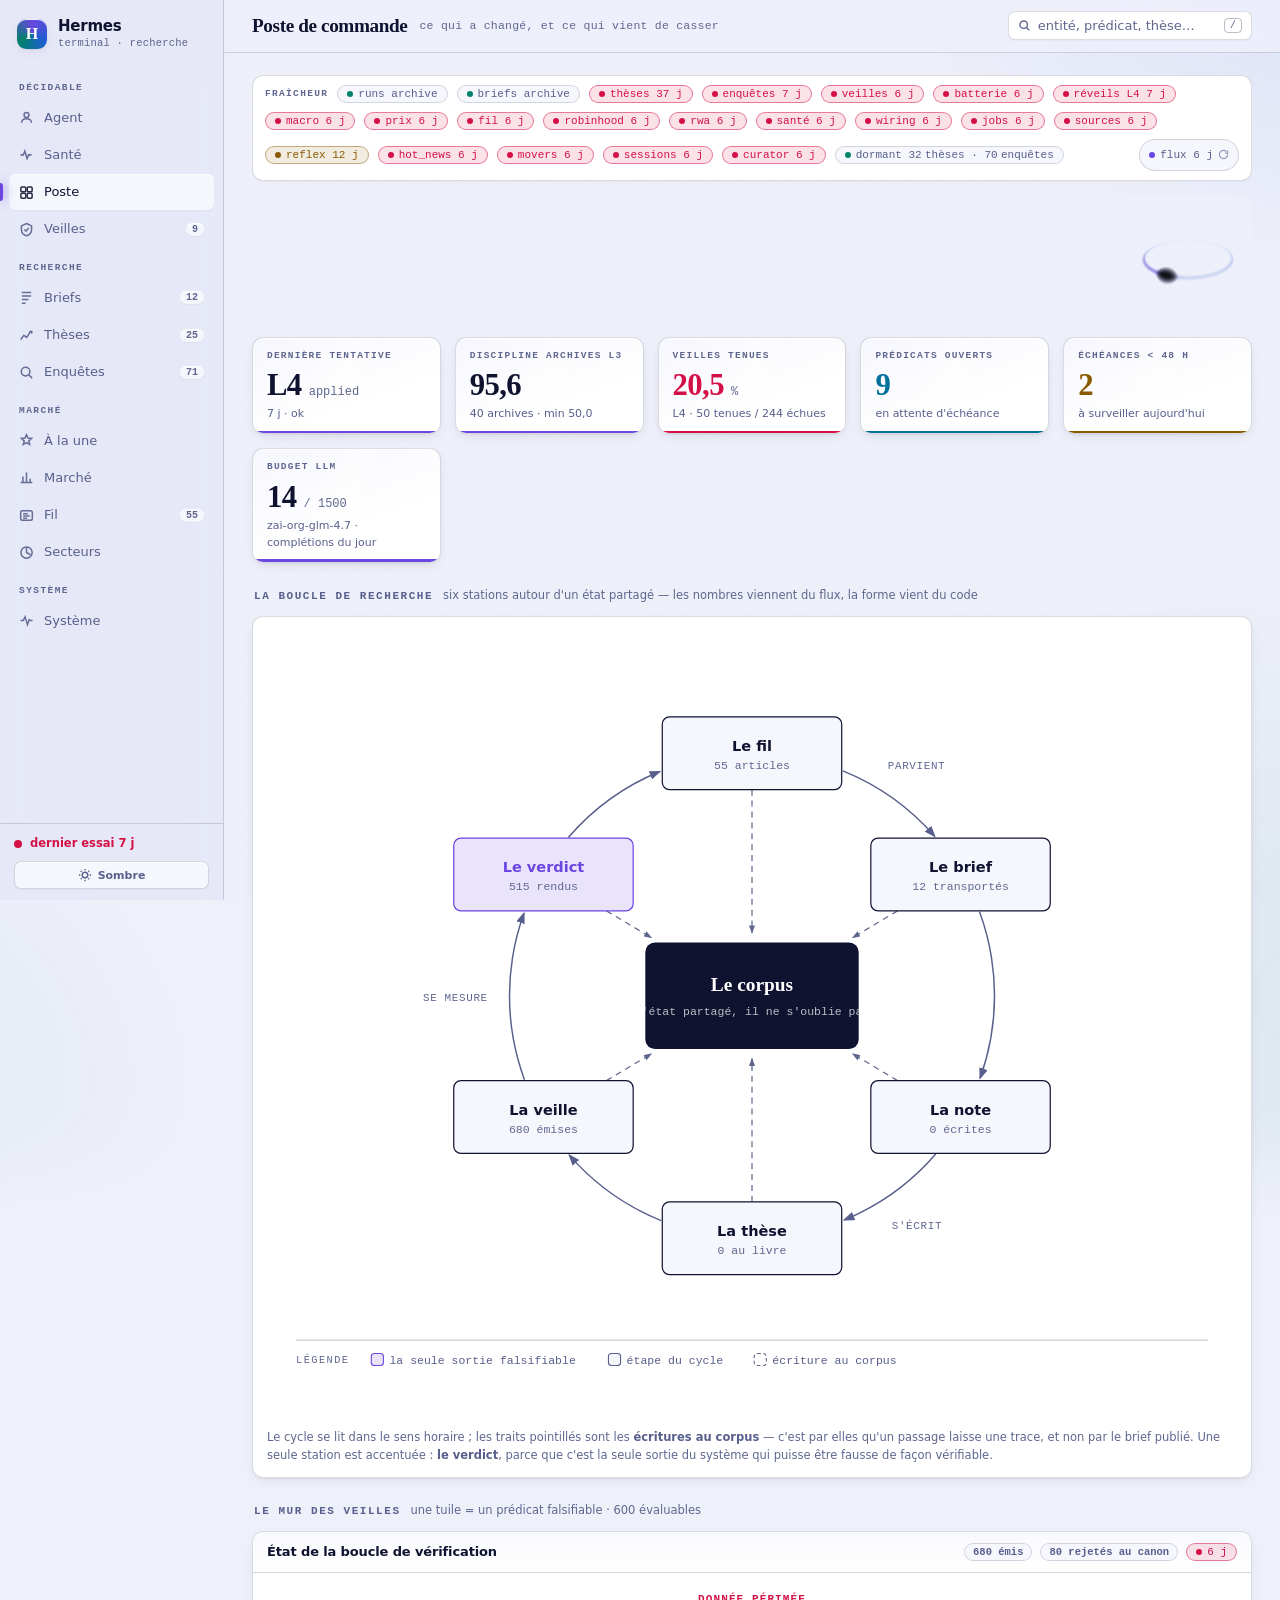
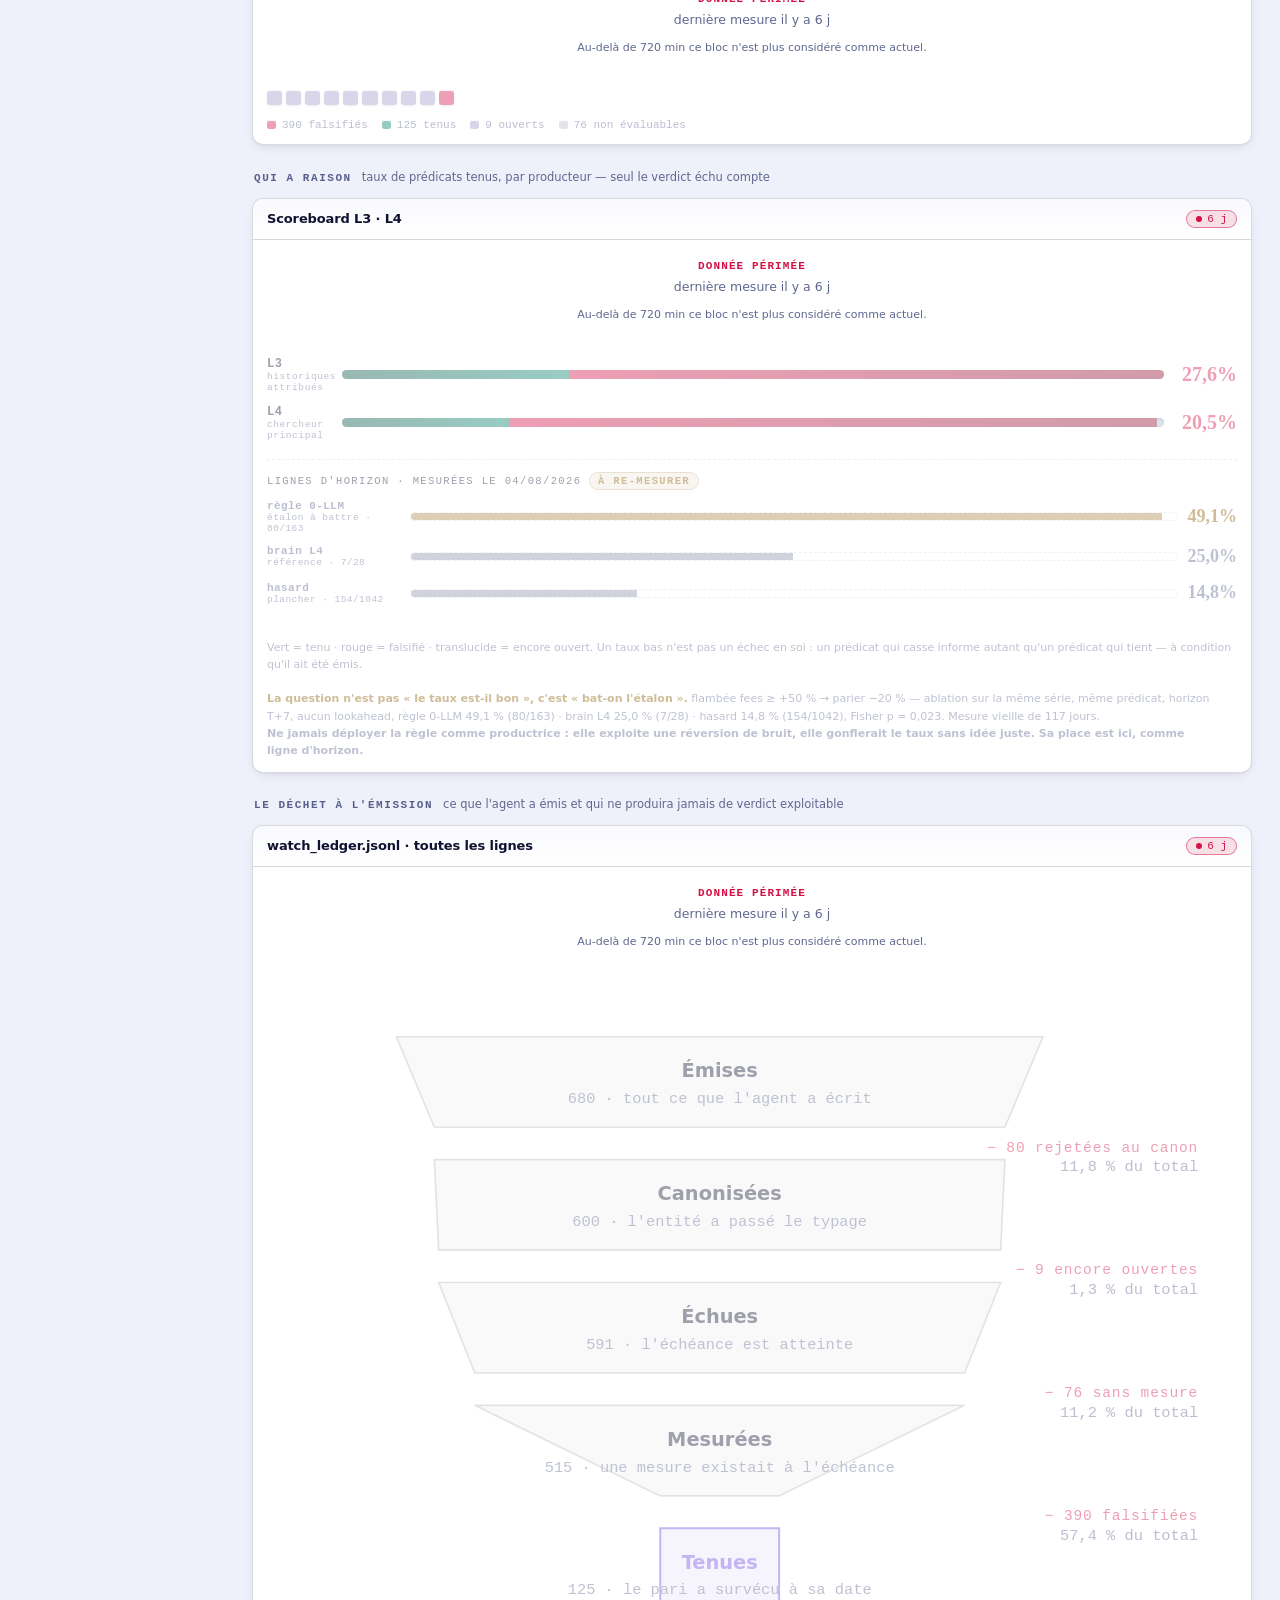
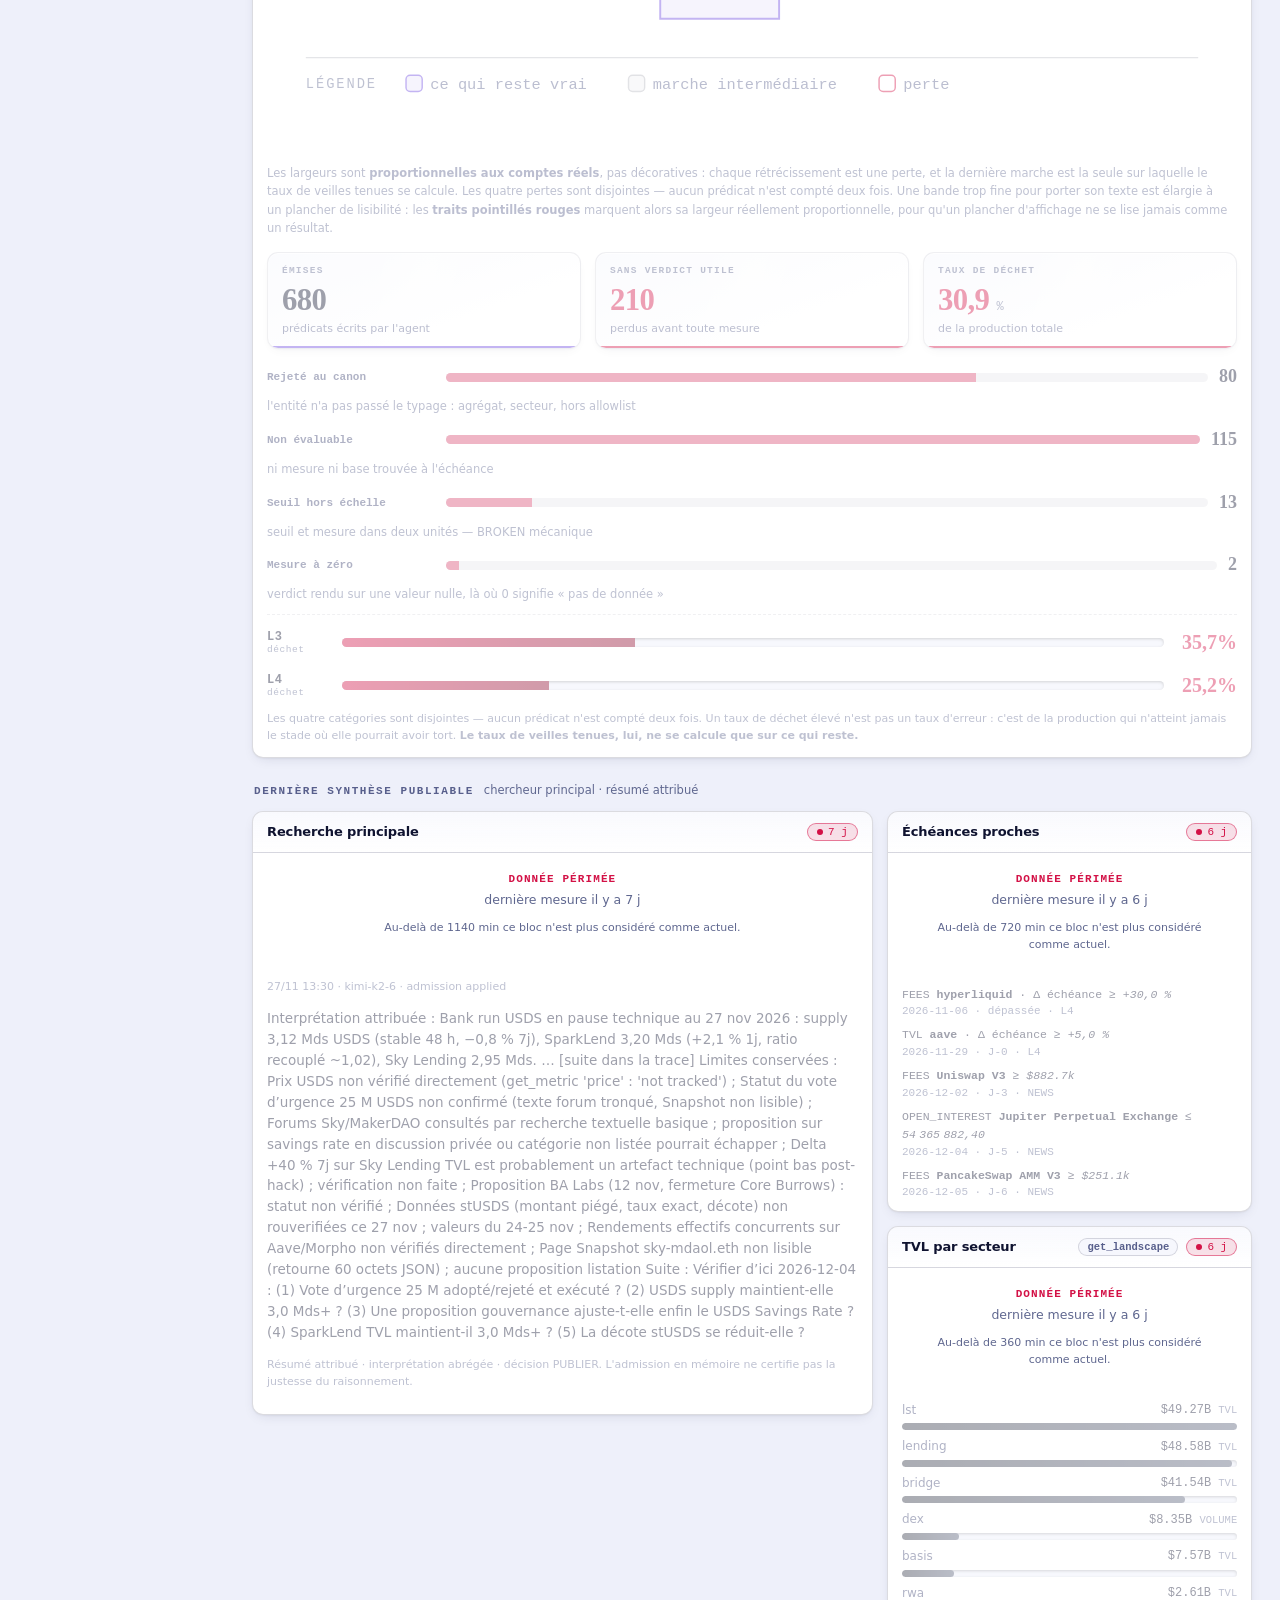
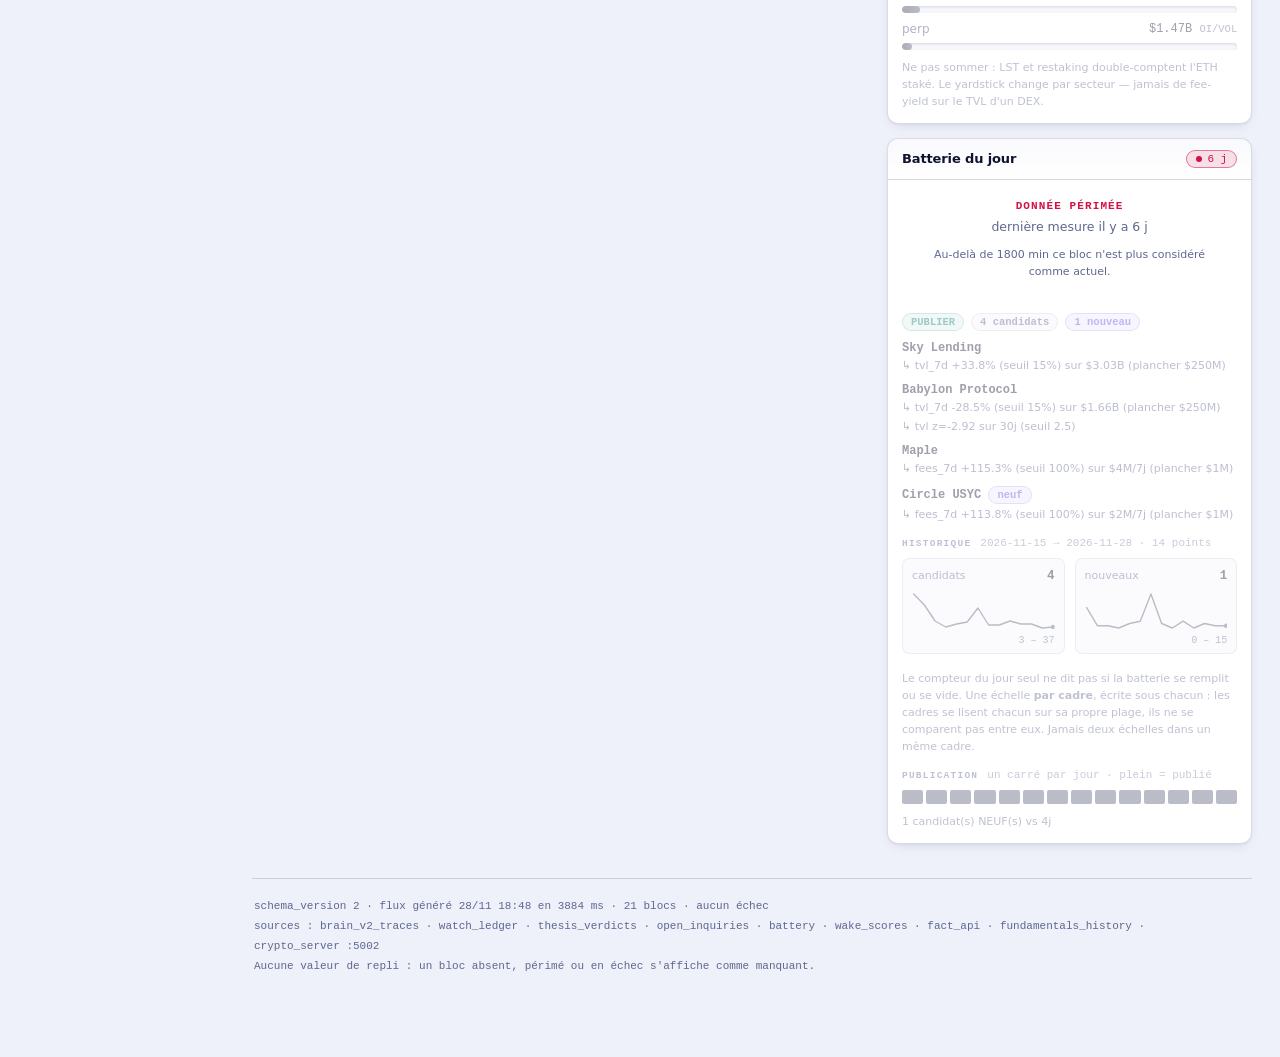
<file: index.html>
<!DOCTYPE html>
<html lang="fr" data-theme="dark">
<head>
<meta charset="utf-8">
<meta name="viewport" content="width=device-width, initial-scale=1, viewport-fit=cover">
<meta name="color-scheme" content="dark light">
<meta name="description" content="Hermes — terminal de recherche fondamentale DeFi. Veilles falsifiables, briefs, thèses.">
<title>Hermes — Terminal de recherche</title>
<style>
/* ══════════════════════════════════════════════════════════════════════
   HERMES TERMINAL v2 · contrat data.json schema_version 2
   Zéro librairie · zéro CDN · zéro requête réseau à l'exécution.
   Piles de polices SYSTÈME (aucune webfont distante) — voir §TYPO.
   ══════════════════════════════════════════════════════════════════════ */

/* ── TOKENS ─────────────────────────────────────────────────────────── */
:root{
  color-scheme:dark;
  /* fond & surfaces — indigo froid, neutres teintés vers l'accent */
  --bg:#080b16; --bg2:#0b1020;
  --s1:#101637; --s2:#151d44; --s3:#1c2554;
  --ink:#e9edfc; --ink2:#b6bfe4; --ink3:#8e98c6; --ink4:#8790bf;
  --line:color-mix(in oklch, var(--ink) 13%, transparent);
  --line2:color-mix(in oklch, var(--ink) 24%, transparent);
  /* ACCENT structurel — jamais sur une donnée */
  --acc:#a68cff; --acc2:#5c9bff;
  /* SÉMANTIQUE — distincte de l'accent */
  --held:#3fe0b0;      /* prédicat tenu */
  --open:#49c7f0;      /* en cours */
  --warn:#f5b642;      /* échéance proche */
  --broken:#ff5d7d;    /* falsifié — le seul pixel chaud de la page */
  --on-semantic:#05070f;
  /* MESURE 2026-09-15 (validateur dataviz, OKLCH) — CHOIX ASSUMÉ, PAS UN OUBLI :
     en mode sombre, held L=0.813 · warn L=0.815 · open L=0.777 sortent par le HAUT
     de la bande 0.48–0.67 recommandée pour une surface sombre. Le contraste passe
     partout (held 10.5:1 · broken 6.0:1 · open 3.9:1 sur --s1), donc la lisibilité
     n'est pas en cause : c'est la LUMINOSITÉ du verdict sur fond nuit qui est
     voulue. Ne pas « corriger » sans mesurer ce qu'on perd.
     ⚠️ La paire held↔open est à ΔE 13.3 (sombre) / 10.5 (clair) en vision normale,
     sous le plancher de 15. Elle ne tient QUE parce qu'un libellé texte l'accompagne
     partout (.vpill) et que le mur repeint OPEN en color-mix (→ ΔE 18.1, il passe).
     Toute nouvelle surface qui poserait held et open côte à côte SANS libellé
     casserait cette garantie. */
  /* ENCRE DE DONNÉE — une marque dont la couleur ne code RIEN (barre de magnitude,
     sparkline). Chroma 0.053, sous le plancher catégoriel de 0.10 : elle ne peut
     pas être lue comme une catégorie, et ne vole ni l'accent ni le sémantique. */
  --data:#8e97ba;
  /* élévation : lumière du haut + ombre ambiante longue */
  --hl:inset 0 1px 0 color-mix(in oklch, #fff 7%, transparent);
  --e1:var(--hl), 0 1px 2px -1px #00000090;
  --e2:var(--hl), 0 4px 14px -6px #000000b0, 0 1px 3px -1px #00000080;
  --e3:var(--hl), 0 18px 44px -22px #000000d0, 0 4px 12px -6px #00000090;
  --glow:0 0 0 1px color-mix(in oklch, var(--acc) 34%, transparent), 0 6px 26px -10px color-mix(in oklch, var(--acc) 46%, transparent);
  --aurora:.42; --grain:.032; --sheen:.055;
  /* TYPO — piles système choisies (caractère, pas défaut) */
  --serif:ui-serif,"Iowan Old Style","Palatino Linotype",Palatino,"Book Antiqua",Georgia,serif;
  --sans:"Segoe UI Variable Text",ui-sans-serif,system-ui,-apple-system,"Segoe UI",Roboto,"Helvetica Neue",sans-serif;
  --mono:ui-monospace,"Cascadia Mono","Cascadia Code","SF Mono","JetBrains Mono",Consolas,"Liberation Mono",monospace;
  --r1:7px; --r2:11px; --r3:16px;
  --gap:14px;
}
@media (prefers-color-scheme: light){
  :root{
    color-scheme:light;
    --bg:#eef0fa; --bg2:#e5e8f6;
    --s1:#ffffff; --s2:#f6f7fd; --s3:#eceffb;
    --ink:#0f1330; --ink2:#3b4270; --ink3:#585f8c; --ink4:#5f678f;
    --line:color-mix(in oklch, var(--ink) 15%, transparent);
    --line2:color-mix(in oklch, var(--ink) 28%, transparent);
    --acc:#6b46e0; --acc2:#1f5fd0;
    --held:#00816a; --open:#00719b; --warn:#8a5a00; --broken:#d31146;
    --on-semantic:#ffffff;
    --data:#545c76;
    --hl:inset 0 1px 0 color-mix(in oklch, #fff 90%, transparent);
    --e1:var(--hl), 0 1px 2px -1px #1b204a20;
    --e2:var(--hl), 0 4px 14px -6px #1b204a2e, 0 1px 3px -1px #1b204a1c;
    --e3:var(--hl), 0 18px 44px -22px #1b204a40, 0 4px 12px -6px #1b204a24;
    --aurora:.30; --grain:.022; --sheen:.5;
  }
}
:root[data-theme="dark"]{
  color-scheme:dark;
  --bg:#080b16; --bg2:#0b1020; --s1:#101637; --s2:#151d44; --s3:#1c2554;
  --ink:#e9edfc; --ink2:#b6bfe4; --ink3:#8e98c6; --ink4:#8790bf;
  --acc:#a68cff; --acc2:#5c9bff;
  --held:#3fe0b0; --open:#49c7f0; --warn:#f5b642; --broken:#ff5d7d;
  --on-semantic:#05070f;
  --data:#8e97ba;
  --hl:inset 0 1px 0 color-mix(in oklch, #fff 7%, transparent);
  --e1:var(--hl), 0 1px 2px -1px #00000090;
  --e2:var(--hl), 0 4px 14px -6px #000000b0, 0 1px 3px -1px #00000080;
  --e3:var(--hl), 0 18px 44px -22px #000000d0, 0 4px 12px -6px #00000090;
  --aurora:.42; --grain:.032; --sheen:.055;
}
:root[data-theme="light"]{
  color-scheme:light;
  --bg:#eef0fa; --bg2:#e5e8f6; --s1:#ffffff; --s2:#f6f7fd; --s3:#eceffb;
  --ink:#0f1330; --ink2:#3b4270; --ink3:#585f8c; --ink4:#5f678f;
  --acc:#6b46e0; --acc2:#1f5fd0;
  --held:#00816a; --open:#00719b; --warn:#8a5a00; --broken:#d31146;
  --on-semantic:#ffffff;
  --data:#545c76;
  --hl:inset 0 1px 0 color-mix(in oklch, #fff 90%, transparent);
  --e1:var(--hl), 0 1px 2px -1px #1b204a20;
  --e2:var(--hl), 0 4px 14px -6px #1b204a2e, 0 1px 3px -1px #1b204a1c;
  --e3:var(--hl), 0 18px 44px -22px #1b204a40, 0 4px 12px -6px #1b204a24;
  --aurora:.30; --grain:.022; --sheen:.5;
}
@property --a{syntax:"<angle>";inherits:false;initial-value:0deg}

/* ── SOCLE ──────────────────────────────────────────────────────────── */
*{box-sizing:border-box;min-width:0}
html{-webkit-text-size-adjust:100%}
body{margin:0;background:var(--bg);color:var(--ink);font-family:var(--sans);
  font-size:13.5px;line-height:1.55;font-variant-numeric:tabular-nums;
  -webkit-font-smoothing:antialiased;text-rendering:optimizeLegibility;
  overflow-x:hidden;display:flex;min-height:100dvh}
/* aurore froide — profondeur ambiante */
body::before{content:"";position:fixed;inset:-30%;z-index:0;pointer-events:none;opacity:var(--aurora);
  background:
    radial-gradient(38% 40% at 12% 6%, color-mix(in oklch,var(--acc) 42%,transparent), transparent 64%),
    radial-gradient(44% 44% at 88% 10%, color-mix(in oklch,var(--acc2) 36%,transparent), transparent 64%),
    radial-gradient(46% 46% at 84% 88%, color-mix(in oklch,var(--held) 26%,transparent), transparent 64%),
    radial-gradient(36% 38% at 6% 94%, color-mix(in oklch,var(--open) 22%,transparent), transparent 64%);
  filter:blur(34px) saturate(1.08);animation:drift 48s ease-in-out infinite alternate}
@keyframes drift{from{transform:translate3d(0,0,0)}to{transform:translate3d(0,-2%,0) scale(1.05)}}
/* grain — casse le dégradé numérique */
body::after{content:"";position:fixed;inset:0;z-index:1;pointer-events:none;opacity:var(--grain);
  background-image:url("data:image/svg+xml,%3Csvg xmlns='http://www.w3.org/2000/svg' width='150' height='150'%3E%3Cfilter id='n'%3E%3CfeTurbulence type='fractalNoise' baseFrequency='0.85' numOctaves='2'/%3E%3C/filter%3E%3Crect width='100%25' height='100%25' filter='url(%23n)'/%3E%3C/svg%3E")}
a{color:var(--acc2);text-decoration:none}
a:hover{text-decoration:underline;text-underline-offset:2px}
:focus-visible{outline:2px solid var(--acc);outline-offset:2px;border-radius:5px}
::selection{background:color-mix(in oklch,var(--acc) 40%,transparent)}
::-webkit-scrollbar{width:10px;height:10px}
::-webkit-scrollbar-thumb{background:var(--line2);border-radius:6px}
::-webkit-scrollbar-track{background:transparent}

/* ── RAIL ───────────────────────────────────────────────────────────── */
.rail{width:224px;flex:none;position:sticky;top:0;height:100dvh;z-index:20;
  background:color-mix(in oklch,var(--bg2) 88%,transparent);backdrop-filter:blur(14px);
  border-right:1px solid var(--line);display:flex;flex-direction:column}
.brand{display:flex;align-items:center;gap:11px;padding:17px 17px 13px}
.brand .mk{width:30px;height:30px;flex:none;border-radius:9px;display:grid;place-items:center;
  font-family:var(--serif);font-size:16px;font-weight:600;color:var(--on-semantic);
  background:conic-gradient(from var(--a),var(--acc),var(--acc2),var(--held),var(--acc));
  animation:spin 14s linear infinite;box-shadow:var(--e2)}
@keyframes spin{to{--a:360deg}}
.brand b{font-size:15px;font-weight:650;letter-spacing:-.015em;display:block;line-height:1.2}
.brand small{display:block;font-size:10.5px;color:var(--ink4);font-family:var(--mono);letter-spacing:.02em}
.nav{padding:4px 9px;display:flex;flex-direction:column;gap:1px;overflow-y:auto;flex:1}
.nav .grp{font:600 9.5px/1 var(--mono);letter-spacing:.15em;text-transform:uppercase;
  color:var(--ink4);padding:15px 10px 6px}
.nav a{display:flex;align-items:center;gap:10px;padding:8px 10px;border-radius:var(--r1);
  color:var(--ink3);font-size:13px;font-weight:500;position:relative;text-decoration:none}
.nav a:hover{background:var(--s1);color:var(--ink)}
.nav a[aria-current="page"]{background:var(--s2);color:var(--ink);box-shadow:var(--e1)}
.nav a[aria-current="page"]::before{content:"";position:absolute;left:-9px;top:9px;bottom:9px;width:3px;
  border-radius:0 3px 3px 0;background:var(--acc);box-shadow:0 0 12px var(--acc)}
.nav a svg{width:15px;height:15px;flex:none;opacity:.9}
.nav a .n{margin-left:auto;font:600 10px var(--mono);color:var(--ink4);
  background:var(--s2);border-radius:9px;padding:1px 6px;box-shadow:var(--e1)}
.nav a .n.hot{color:var(--on-semantic);background:var(--broken)}
.railfoot{padding:11px 14px;border-top:1px solid var(--line);display:grid;gap:8px}

/* ── PULSE (état système) ───────────────────────────────────────────── */
.pulse{display:flex;align-items:center;gap:8px;font-size:11.5px;font-weight:600}
.pulse i{width:8px;height:8px;border-radius:50%;background:currentColor;flex:none;
  box-shadow:0 0 0 0 currentColor;animation:beat 2.6s ease-out infinite}
@keyframes beat{0%{box-shadow:0 0 0 0 color-mix(in oklch,currentColor 60%,transparent)}
  70%{box-shadow:0 0 0 7px transparent}100%{box-shadow:0 0 0 0 transparent}}
.pulse.ok{color:var(--held)} .pulse.warn{color:var(--warn)} .pulse.ko{color:var(--broken)}

/* ── BOUTONS UTILITAIRES ────────────────────────────────────────────── */
.ubtn{display:inline-flex;align-items:center;justify-content:center;gap:6px;
  background:var(--s2);border:1px solid var(--line);color:var(--ink3);
  border-radius:var(--r1);padding:6px 9px;font:600 11px var(--sans);cursor:pointer;
  box-shadow:var(--e1)}
.ubtn:hover{background:var(--s3);color:var(--ink)}
.ubtn svg{width:14px;height:14px}

/* ── MAIN ───────────────────────────────────────────────────────────── */
.main{flex:1;display:flex;flex-direction:column;position:relative;z-index:2}
.top{position:sticky;top:0;z-index:15;display:flex;align-items:center;gap:12px;
  padding:11px clamp(14px,2.2vw,28px);border-bottom:1px solid var(--line);
  background:color-mix(in oklch,var(--bg) 82%,transparent);backdrop-filter:blur(16px) saturate(1.3)}
.top h1{margin:0;font-family:var(--serif);font-size:clamp(17px,1.5vw,22px);font-weight:600;
  letter-spacing:-.02em;text-wrap:balance}
.top .sub{font:11.5px/1 var(--mono);color:var(--ink4);letter-spacing:.02em}
.tools{margin-left:auto;display:flex;align-items:center;gap:9px}
.srch{display:flex;align-items:center;gap:7px;background:var(--s1);border:1px solid var(--line);
  border-radius:var(--r1);padding:0 9px;box-shadow:var(--e1)}
.srch input{background:none;border:0;outline:none;color:var(--ink);font:13px var(--sans);
  padding:6px 0;width:clamp(90px,14vw,190px)}
.srch input::placeholder{color:var(--ink4)}
.srch kbd{font:10px var(--mono);color:var(--ink4);border:1px solid var(--line2);
  border-radius:4px;padding:1px 5px}
.burger{display:none}
.wrap{padding:clamp(14px,1.8vw,22px) clamp(14px,2.2vw,28px) 80px;
  max-width:1760px;width:100%;margin:0 auto;flex:1}
.view{display:none;animation:fade .22s ease both}
.view.on{display:block}
@keyframes fade{from{opacity:0;transform:translateY(5px)}to{opacity:1;transform:none}}

/* ── RUBAN DE FRAÎCHEUR ─────────────────────────────────────────────── */
.ribbon{display:flex;align-items:center;gap:9px;flex-wrap:wrap;padding:9px 12px;
  background:var(--s1);border:1px solid var(--line);border-radius:var(--r2);
  box-shadow:var(--e1);margin-bottom:var(--gap)}
.ribbon .lb{font:600 9.5px/1 var(--mono);letter-spacing:.14em;text-transform:uppercase;color:var(--ink4)}
.fchip{display:inline-flex;align-items:center;gap:5px;font:11px var(--mono);
  color:var(--ink3);background:var(--s2);border:1px solid var(--line);
  border-radius:20px;padding:2px 9px;white-space:nowrap}
.fchip i{width:6px;height:6px;border-radius:50%;background:var(--held);flex:none}
.fchip.stale{color:var(--warn);border-color:color-mix(in oklch,var(--warn) 45%,transparent);
  background:color-mix(in oklch,var(--warn) 12%,transparent)}
.fchip.stale i{background:var(--warn)}
.fchip.dead{color:var(--broken);border-color:color-mix(in oklch,var(--broken) 50%,transparent);
  background:color-mix(in oklch,var(--broken) 12%,transparent)}
.fchip.dead i{background:var(--broken)}
/* bouton d'actualisation manuelle */
button#refresh{font:11px var(--mono);min-height:32px}
button#refresh:hover{background:var(--s3);color:var(--ink)}
button#refresh svg{opacity:.6;transition:transform .3s}
button#refresh:hover svg{opacity:1}
button#refresh[data-busy] svg{animation:spin 1s linear infinite}
button#refresh[data-busy] span{opacity:.5}
button#refresh[data-failed]{color:var(--warn);
  border-color:color-mix(in oklch,var(--warn) 45%,transparent)}
@media(max-width:900px){button#refresh{min-height:44px;padding:0 12px}}

/* ── SECTIONS / CARTES ──────────────────────────────────────────────── */
.sec{display:flex;align-items:baseline;gap:10px;flex-wrap:wrap;margin:24px 2px 11px}
.sec:first-of-type{margin-top:4px}
.sec h2{margin:0;font:600 11px/1 var(--mono);letter-spacing:.14em;text-transform:uppercase;color:var(--ink3)}
.sec p{margin:0;font-size:11.5px;color:var(--ink4);text-wrap:pretty}
.card{background:var(--s1);border:1px solid var(--line);border-radius:var(--r2);
  box-shadow:var(--e2);overflow:hidden;container-type:inline-size}
.card>header{display:flex;align-items:center;gap:9px;flex-wrap:wrap;padding:10px 14px;
  border-bottom:1px solid var(--line);background:linear-gradient(180deg,
    color-mix(in oklch,var(--s2) 70%,transparent),transparent)}
.card>header h3{margin:0;font-size:13px;font-weight:650;letter-spacing:-.01em}
.card>header .meta{margin-left:auto;display:flex;align-items:center;gap:8px;
  font:11px var(--mono);color:var(--ink4)}
.card .bd{padding:13px 14px}
.card.dim{opacity:.55}
.grid{display:grid;gap:var(--gap)}
.g-2{grid-template-columns:repeat(auto-fit,minmax(min(100%,330px),1fr))}
/* .rowlo (dashboard 2026-09-04) : 2 colonnes DONT LE RATIO vient du choix du job
   mise-en-page (--c1/--c2, inline), mais SEULEMENT a partir de 640px -- en dessous,
   1 seule colonne fixe, comme .g-2 le fait deja via auto-fit/minmax. Une classe a
   part plutot que de toucher .g-2 (utilisee partout ailleurs sur le site). */
.rowlo{grid-template-columns:1fr}
@media(min-width:640px){.rowlo{grid-template-columns:var(--c1,1fr) var(--c2,1fr)}}
.g-main{grid-template-columns:minmax(0,1.7fr) minmax(0,1fr);align-items:start}
@media(max-width:1080px){.g-main{grid-template-columns:1fr}}
.stack{display:flex;flex-direction:column;gap:var(--gap)}

/* ── KPI ────────────────────────────────────────────────────────────── */
.kpis{display:grid;gap:var(--gap);grid-template-columns:repeat(auto-fit,minmax(min(100%,168px),1fr))}
.kpi{position:relative;background:linear-gradient(160deg,var(--s2),var(--s1) 65%);
  border:1px solid var(--line);border-radius:var(--r2);padding:12px 14px 11px;
  box-shadow:var(--e2);overflow:hidden;isolation:isolate}
/* biseau spéculaire — la lumière glisse sur la carte */
.kpi::after{content:"";position:absolute;inset:0;z-index:-1;pointer-events:none;
  background:linear-gradient(105deg,transparent 32%,
    color-mix(in oklch,#fff calc(var(--sheen)*100%),transparent) 48%,transparent 62%)}
.kpi .l{font:600 9.5px/1.3 var(--mono);letter-spacing:.13em;text-transform:uppercase;color:var(--ink4)}
.kpi .v{font-family:var(--serif);font-size:clamp(25px,2.4vw,33px);font-weight:600;
  line-height:1.08;letter-spacing:-.02em;margin-top:7px;color:var(--ink);
  font-variant-numeric:tabular-nums;font-optical-sizing:auto}
.kpi .v small{font-family:var(--mono);font-size:12px;font-weight:500;color:var(--ink4);letter-spacing:0}
.kpi .d{font-size:11px;color:var(--ink3);margin-top:3px;text-wrap:pretty}
.kpi .bar{position:absolute;left:0;right:0;bottom:0;height:2.5px;background:var(--acc);
  transform-origin:0 50%}
.kpi[data-tone="held"] .bar{background:var(--held)} .kpi[data-tone="held"] .v{color:var(--held)}
.kpi[data-tone="broken"] .bar{background:var(--broken)} .kpi[data-tone="broken"] .v{color:var(--broken)}
.kpi[data-tone="warn"] .bar{background:var(--warn)} .kpi[data-tone="warn"] .v{color:var(--warn)}
.kpi[data-tone="open"] .bar{background:var(--open)} .kpi[data-tone="open"] .v{color:var(--open)}

/* ── ALERTE : un prédicat vient de casser ───────────────────────────── */
.alert{position:relative;border:1px solid color-mix(in oklch,var(--broken) 46%,transparent);
  background:linear-gradient(120deg,color-mix(in oklch,var(--broken) 15%,var(--s1)),var(--s1) 62%);
  border-radius:var(--r2);box-shadow:var(--e3),0 0 34px -16px var(--broken);
  padding:13px 16px;margin-bottom:var(--gap);overflow:hidden}
.alert::before{content:"";position:absolute;left:0;top:0;bottom:0;width:3px;background:var(--broken);
  box-shadow:0 0 16px var(--broken)}
.alert h3{margin:0 0 3px;font-size:13.5px;font-weight:650;color:var(--broken);
  display:flex;align-items:center;gap:8px}
.alert h3 .cnt{font:700 10px var(--mono);background:var(--broken);color:var(--on-semantic);
  border-radius:20px;padding:2px 8px;letter-spacing:.04em}
.alert p{margin:0 0 9px;font-size:12px;color:var(--ink2);max-width:80ch;text-wrap:pretty}
.alert ul{margin:0;padding:0;list-style:none;display:grid;gap:6px}
.alert li{display:flex;align-items:baseline;gap:9px;flex-wrap:wrap;font-size:12.5px;
  padding:7px 10px;background:color-mix(in oklch,var(--broken) 9%,transparent);
  border-radius:var(--r1);border:1px solid color-mix(in oklch,var(--broken) 22%,transparent)}
.alert li .pred{font-family:var(--mono);font-size:11.5px;color:var(--ink)}
.alert li .wh{color:var(--ink3);font-size:11.5px;flex:1 1 240px;text-wrap:pretty}

/* ── SPOTLIGHT « à la une » (dashboard, 2026-09-03) : meme langage visuel que
   .alert (glow, degrade, badge) mais ton --acc (structurel, pas une alarme),
   et chaque ligne porte SA PROPRE couleur semantique via data-tone, comme .w
   et .vpill le font deja plus bas -- reutilise le jeton, n'invente rien. --- */
.spot{position:relative;border:1px solid color-mix(in oklch,var(--acc) 46%,transparent);
  background:linear-gradient(120deg,color-mix(in oklch,var(--acc) 16%,var(--s1)),var(--s1) 62%);
  border-radius:var(--r2);box-shadow:var(--e3),0 0 34px -16px var(--acc);
  padding:13px 16px;margin-bottom:var(--gap);overflow:hidden}
.spot::before{content:"";position:absolute;left:0;top:0;bottom:0;width:3px;
  background:linear-gradient(var(--acc),var(--acc2));box-shadow:0 0 16px var(--acc)}
.spot h3{margin:0 0 3px;font-size:13.5px;font-weight:650;color:var(--acc);
  display:flex;align-items:center;gap:8px}
.spot h3 .cnt{font:700 10px var(--mono);background:var(--acc);color:var(--on-semantic);
  border-radius:20px;padding:2px 8px;letter-spacing:.04em}
.spot p{margin:0 0 9px;font-size:12px;color:var(--ink2)}
.spot ul{margin:0;padding:0;list-style:none;display:grid;gap:6px}
.spot li{--t:var(--ink4);display:flex;align-items:center;gap:10px;flex-wrap:wrap;font-size:12.5px;
  padding:9px 12px;background:color-mix(in oklch,var(--t) 11%,transparent);
  border-radius:var(--r1);border:1px solid color-mix(in oklch,var(--t) 30%,transparent)}
.spot li[data-tone="held"]{--t:var(--held)} .spot li[data-tone="broken"]{--t:var(--broken)}
.spot li[data-tone="open"]{--t:var(--open)} .spot li[data-tone="warn"]{--t:var(--warn)}
.spot li .ic{font-size:14px;line-height:1;flex:none}
.spot li .wh{flex:1 1 240px}
/* entree en cascade (2026-09-04) : reutilise @keyframes fade deja existante
   (.view l'utilise pour le fondu de changement d'onglet) -- pas de nouvelle
   animation, juste un delai croissant par item pour que "a la une" se revele
   plutot que d'apparaitre en bloc plat. Deja couvert par le garde reduced-
   motion global (*{animation:none!important}). */
.spot li{animation:fade .32s ease both}
.spot li:nth-child(1){animation-delay:.02s} .spot li:nth-child(2){animation-delay:.08s}
.spot li:nth-child(3){animation-delay:.14s} .spot li:nth-child(4){animation-delay:.2s}
.spot li:nth-child(5){animation-delay:.26s} .spot li:nth-child(n+6){animation-delay:.3s}

/* ── MUR DES VEILLES (la pièce maîtresse) ───────────────────────────── */
.wall{display:grid;grid-template-columns:repeat(auto-fill,minmax(15px,1fr));gap:4px;
  padding:14px;perspective:900px}
.wall b{aspect-ratio:1;border-radius:3px;display:block;position:relative;cursor:default;
  background:var(--tile);box-shadow:var(--hl),0 1px 3px -1px #00000070;
  transition:transform .18s cubic-bezier(.2,.7,.3,1),box-shadow .18s,z-index 0s}
.wall b[data-v="BROKEN"]{--tile:var(--broken)}
.wall b[data-v="HELD"]{--tile:var(--held)}
.wall b[data-v="OPEN"]{--tile:color-mix(in oklch,var(--open) 62%,var(--s1))}
.wall b[data-v="UNEVALUABLE"]{--tile:var(--line2)}
.wall b:hover,.wall b:focus-visible{transform:translateZ(26px) scale(1.55);z-index:5;
  box-shadow:0 12px 30px -8px #000000c0,0 0 0 1.5px var(--tile)}
.wall-key{display:flex;gap:14px;flex-wrap:wrap;padding:0 14px 13px;font:11px var(--mono);color:var(--ink3)}
.wall-key span{display:inline-flex;align-items:center;gap:6px}
.wall-key i{width:9px;height:9px;border-radius:2.5px;box-shadow:var(--hl)}

/* ── SCOREBOARD L3 vs L4 ────────────────────────────────────────────── */
.score{display:grid;gap:12px;padding:14px}
.srow{display:grid;grid-template-columns:64px 1fr auto;align-items:center;gap:11px}
.srow .who{font:700 12px var(--mono);color:var(--ink);letter-spacing:.04em}
.srow .who small{display:block;font-weight:500;font-size:9.5px;color:var(--ink4);letter-spacing:.06em}
.srow .track{height:9px;border-radius:6px;overflow:hidden;display:flex;
  background:var(--s3);box-shadow:inset 0 1px 3px #00000060}
.srow .track i{display:block;height:100%}
.srow .track .h{background:linear-gradient(90deg,color-mix(in oklch,var(--held) 72%,#000),var(--held))}
.srow .track .b{background:linear-gradient(90deg,var(--broken),color-mix(in oklch,var(--broken) 74%,#000))}
.srow .track .o{background:color-mix(in oklch,var(--open) 34%,transparent)}
.srow .rate{font-family:var(--serif);font-size:20px;font-weight:600;text-align:right;
  font-variant-numeric:tabular-nums;min-width:62px}

/* ── VEILLE (carte prédicat) ────────────────────────────────────────── */
.watches{display:grid;gap:10px;grid-template-columns:repeat(auto-fill,minmax(min(100%,340px),1fr))}
.w{position:relative;background:var(--s1);border:1px solid var(--line);border-radius:var(--r2);
  padding:11px 13px 11px 15px;box-shadow:var(--e2);overflow:hidden;
  transition:transform .2s cubic-bezier(.2,.7,.3,1),box-shadow .2s,border-color .2s}
.w::before{content:"";position:absolute;left:0;top:0;bottom:0;width:3px;background:var(--tone)}
.w:hover{transform:perspective(900px) rotateX(1.1deg) translateY(-3px);box-shadow:var(--e3);
  border-color:color-mix(in oklch,var(--tone) 42%,transparent)}
.w[data-v="BROKEN"]{--tone:var(--broken)}
.w[data-v="HELD"]{--tone:var(--held)}
.w[data-v="OPEN"]{--tone:var(--open)}
.w[data-v="UNEVALUABLE"]{--tone:var(--ink4)}
.w[data-v="OPEN"][data-due="soon"]{--tone:var(--warn)}
/* la pastille de verdict doit pouvoir vivre HORS d'une tuile .w (journal des verdicts) :
   sans ça, --tone n'est jamais défini et la pastille sort sans couleur. */
.vpill[data-v="BROKEN"]{--tone:var(--broken)}
.vpill[data-v="HELD"]{--tone:var(--held)}
.vpill[data-v="OPEN"]{--tone:var(--open)}
.vpill[data-v="UNEVALUABLE"]{--tone:var(--ink4)}
/* dormant : ce que l'agent n'a plus touché depuis 7 j. Lisible, mais visiblement
   au second plan — jamais confondu avec une lecture d'aujourd'hui. */
[data-dormant="1"]{opacity:.62}
[data-dormant="1"]:hover,[data-dormant="1"]:focus-within{opacity:1}
tr[data-dormant="1"] td{background:color-mix(in oklch,var(--warn) 4%,transparent)}
.w .wh1{display:flex;align-items:center;gap:8px;flex-wrap:wrap;margin-bottom:7px}
.vpill{display:inline-flex;align-items:center;gap:5px;font:700 10px var(--mono);letter-spacing:.08em;
  padding:3px 9px;border-radius:20px;color:var(--on-semantic);background:var(--tone);
  box-shadow:var(--hl),0 2px 8px -3px var(--tone)}
.vpill.ghost{background:color-mix(in oklch,var(--tone) 16%,transparent);color:var(--tone);
  border:1px solid color-mix(in oklch,var(--tone) 42%,transparent);box-shadow:none}
.srcpill{font:600 9.5px var(--mono);letter-spacing:.1em;padding:2px 7px;border-radius:5px;
  color:var(--ink3);background:var(--s2);border:1px solid var(--line)}
.srcpill[data-s="L4"]{color:var(--acc);border-color:color-mix(in oklch,var(--acc) 38%,transparent);
  background:color-mix(in oklch,var(--acc) 12%,transparent)}
.w .pred{font-family:var(--mono);font-size:12.5px;color:var(--ink);line-height:1.5;
  word-break:break-word;margin-bottom:6px}
.w .pred em{font-style:normal;color:var(--tone);font-weight:600}
.w .why{font-size:11.5px;color:var(--ink3);text-wrap:pretty;margin-bottom:9px}
.w .foot{display:flex;align-items:center;gap:9px;flex-wrap:wrap;font:11px var(--mono);color:var(--ink4)}
.w .dl{flex:1 1 100px;min-width:80px}
.w .dl .t{height:4px;border-radius:3px;background:var(--s3);overflow:hidden;margin-top:4px;
  box-shadow:inset 0 1px 2px #00000050}
.w .dl .t i{display:block;height:100%;background:var(--tone);border-radius:3px}

/* ── BRIEFS ─────────────────────────────────────────────────────────── */
.brief{border-bottom:1px solid var(--line);padding:14px}
.brief:last-child{border-bottom:0}
.brief .m{display:flex;align-items:center;gap:6px;flex-wrap:wrap;margin-bottom:10px}
.brief .ts{margin-left:auto;font:11px var(--mono);color:var(--ink4);white-space:nowrap}
.tx{position:relative;max-height:270px;overflow:hidden}
.tx.open{max-height:none}
.tx::after{content:"";position:absolute;inset:auto 0 0;height:70px;pointer-events:none;
  background:linear-gradient(transparent,var(--s1))}
.tx.open::after,.tx.short::after{display:none}
.tx h4{font:600 10px/1.4 var(--mono);letter-spacing:.14em;text-transform:uppercase;
  color:var(--acc);margin:14px 0 5px}
.tx h4:first-child{margin-top:0}
.tx p{margin:5px 0;color:var(--ink2);font-size:13px;max-width:88ch;text-wrap:pretty}
.tx ul{margin:5px 0;padding-left:17px}
.tx li{color:var(--ink2);font-size:13px;margin:4px 0;text-wrap:pretty}
.tx b{color:var(--ink);font-weight:650}
.tx code{font-family:var(--mono);font-size:11.5px;background:var(--s2);padding:1px 5px;
  border-radius:4px;color:var(--acc)}
.more{margin-top:9px;font-size:11.5px;color:var(--acc2);cursor:pointer;font-weight:600;
  background:none;border:0;padding:0;font-family:var(--sans)}
.more:hover{text-decoration:underline}
details.dossier{margin-top:10px;border:1px solid var(--line);border-radius:var(--r1);background:var(--s2)}
details.dossier>summary{cursor:pointer;padding:7px 11px;font:600 10px var(--mono);letter-spacing:.11em;
  text-transform:uppercase;color:var(--ink3);list-style:none;display:flex;align-items:center;gap:8px}
details.dossier>summary::-webkit-details-marker{display:none}
details.dossier>summary::after{content:"▸";margin-left:auto;transition:transform .2s;color:var(--ink4)}
details.dossier[open]>summary::after{transform:rotate(90deg)}
details.dossier .dd{padding:0 11px 11px;display:grid;gap:7px;
  grid-template-columns:repeat(auto-fit,minmax(min(100%,150px),1fr))}
.kv{font:11px var(--mono);color:var(--ink3)}
.kv b{display:block;color:var(--ink4);font-weight:600;font-size:9.5px;letter-spacing:.11em;
  text-transform:uppercase;margin-bottom:2px}
.kv span{color:var(--ink);font-size:11.5px;word-break:break-word}

/* ── CHIPS ──────────────────────────────────────────────────────────── */
.chip{display:inline-flex;align-items:center;gap:4px;font:600 10.5px var(--mono);
  padding:2px 8px;border-radius:20px;color:var(--ink3);background:var(--s2);
  border:1px solid var(--line);white-space:nowrap}
.chip.t{color:var(--ink2);font-weight:500}
.chip.good{color:var(--held);background:color-mix(in oklch,var(--held) 13%,transparent);
  border-color:color-mix(in oklch,var(--held) 34%,transparent)}
.chip.bad{color:var(--broken);background:color-mix(in oklch,var(--broken) 13%,transparent);
  border-color:color-mix(in oklch,var(--broken) 36%,transparent)}
.chip.warn{color:var(--warn);background:color-mix(in oklch,var(--warn) 13%,transparent);
  border-color:color-mix(in oklch,var(--warn) 36%,transparent)}
.chip.info{color:var(--open);background:color-mix(in oklch,var(--open) 12%,transparent);
  border-color:color-mix(in oklch,var(--open) 32%,transparent)}
.chip.acc{color:var(--acc);background:color-mix(in oklch,var(--acc) 13%,transparent);
  border-color:color-mix(in oklch,var(--acc) 34%,transparent)}
.tier{display:inline-grid;place-items:center;width:20px;height:20px;border-radius:6px;
  font:700 10.5px var(--mono);color:var(--on-semantic);background:var(--acc);box-shadow:var(--e1)}
.tier[data-t="S"]{background:var(--held)} .tier[data-t="B"]{background:var(--warn)}
.tier[data-t="W"]{background:var(--acc2)} .tier[data-t="A"]{background:var(--acc)}

/* ── TABLEAUX (scroll propre, jamais clippés) ───────────────────────── */
.tw{overflow-x:auto;-webkit-overflow-scrolling:touch}
table{width:100%;border-collapse:collapse;min-width:560px}
thead th{font:600 9.5px var(--mono);letter-spacing:.12em;text-transform:uppercase;color:var(--ink4);
  text-align:left;padding:9px 13px;border-bottom:1px solid var(--line);white-space:nowrap;
  position:sticky;top:0;background:var(--s1);z-index:1}
thead th.r{text-align:right}
tbody td{padding:10px 13px;border-bottom:1px solid var(--line);font-size:12.5px;vertical-align:middle}
tbody tr:last-child td{border-bottom:0}
tbody tr:hover{background:var(--s2)}
td.r{text-align:right;font-family:var(--mono)}
td.k{font:600 12px var(--mono);color:var(--ink);white-space:nowrap}
.vtag{font:700 9.5px var(--mono);letter-spacing:.07em;text-transform:uppercase;
  padding:2px 8px;border-radius:5px;white-space:nowrap}
.vtag.confirm{color:var(--held);background:color-mix(in oklch,var(--held) 14%,transparent)}
.vtag.revise{color:var(--warn);background:color-mix(in oklch,var(--warn) 15%,transparent)}
.vtag.retire{color:var(--ink4);background:var(--s2)}

/* ── BARRES ─────────────────────────────────────────────────────────── */
.bars{display:grid;gap:7px}
.bar{display:grid;grid-template-columns:minmax(76px,1.1fr) minmax(0,2.4fr) auto;
  align-items:center;gap:10px;font-size:12px}
.bar .n{color:var(--ink2);overflow:hidden;text-overflow:ellipsis;white-space:nowrap}
.bar .t{height:7px;border-radius:5px;background:var(--s3);overflow:hidden;
  box-shadow:inset 0 1px 3px #00000055}
/* La barre de MAGNITUDE porte l'encre de donnée : sa longueur est l'encodage,
   sa couleur ne code rien. L'accent (--acc/--acc2) est structurel — ligne 26 :
   « jamais sur une donnée » — et ne revient donc plus ici.
   Les classes .g/.o/.r restent réservées à un ÉTAT réel (saturation d'un
   plafond) — jamais à une hausse ou une baisse de marché : le signe vit dans
   le libellé, et --held veut dire « prédicat tenu », rien d'autre. */
.bar .t i{display:block;height:100%;border-radius:5px;background:linear-gradient(90deg,
  color-mix(in oklch,var(--data) 68%,#000),var(--data))}
.bar .t i.g{background:linear-gradient(90deg,color-mix(in oklch,var(--held) 70%,#000),var(--held))}
.bar .t i.o{background:linear-gradient(90deg,color-mix(in oklch,var(--warn) 74%,#000),var(--warn))}
.bar .t i.r{background:linear-gradient(90deg,var(--broken),color-mix(in oklch,var(--broken) 72%,#000))}
.bar .v{font:12px var(--mono);color:var(--ink);text-align:right;white-space:nowrap}
.bar .v small{color:var(--ink4);font-size:10.5px}
/* carte étroite : le libellé passe au-dessus plutôt que d'être tronqué */
@container (max-width: 400px){
  .bar{grid-template-columns:1fr auto;grid-template-areas:"n v" "t t";row-gap:4px}
  .bar .n{grid-area:n;white-space:normal;overflow:visible;text-overflow:clip}
  .bar .t{grid-area:t} .bar .v{grid-area:v}
}

/* ── PETITS MULTIPLES : une mesure par cadre, une échelle par cadre ─── */
.smwrap{margin-top:14px}
.smh{display:flex;align-items:baseline;gap:9px;flex-wrap:wrap;margin-bottom:9px;
  font:600 9.5px var(--mono);letter-spacing:.13em;text-transform:uppercase;color:var(--ink4)}
.smh small{font:11px var(--mono);letter-spacing:0;text-transform:none;color:var(--ink4);opacity:.85}
.sm{display:grid;gap:10px;grid-template-columns:repeat(auto-fit,minmax(min(100%,146px),1fr))}
.smp{border:1px solid var(--line);border-radius:var(--r1);padding:8px 9px 7px;background:var(--s2)}
.smk{display:flex;align-items:baseline;justify-content:space-between;gap:8px;
  font-size:11px;color:var(--ink3);margin-bottom:5px}
.smk b{font:650 12.5px var(--mono);color:var(--ink)}
.smk small{font-size:10px;color:var(--ink4);font-weight:400}
.smp svg{display:block;width:100%;height:42px}
.sms{font:10px var(--mono);color:var(--ink4);margin-top:4px;text-align:right}
.pstrip{display:flex;gap:3px;margin-top:2px}
.pstrip i{flex:1;height:14px;border-radius:2px;background:var(--line2)}
.pstrip i[data-on="1"]{background:var(--data)}

/* ── PRIX ───────────────────────────────────────────────────────────── */
.px{display:grid;gap:1px;background:var(--line);border-radius:var(--r1);overflow:hidden}
.pxr{display:grid;grid-template-columns:1fr auto auto;align-items:center;gap:10px;
  padding:8px 12px;background:var(--s1);font-size:12.5px}
.pxr:hover{background:var(--s2)}
.pxr .sym{font:650 12px var(--mono);color:var(--ink)}
.pxr .sym small{display:block;font:400 10.5px var(--sans);color:var(--ink4);letter-spacing:0}
.pxr .p{font-family:var(--mono);color:var(--ink2);text-align:right}
/* variation encodée par la FORME autant que par la couleur */
.pxr .c{display:inline-flex;align-items:center;gap:5px;font:600 11.5px var(--mono);
  padding:2px 8px;border-radius:5px;min-width:82px;justify-content:flex-end}
.pxr .c::before{content:"";width:0;height:0;border-inline:4px solid transparent}
.pxr .c.up{color:var(--held);background:color-mix(in oklch,var(--held) 12%,transparent)}
.pxr .c.up::before{border-bottom:6px solid var(--held)}
.pxr .c.dn{color:var(--broken);background:color-mix(in oklch,var(--broken) 12%,transparent)}
.pxr .c.dn::before{border-top:6px solid var(--broken)}
.pxr .c.fl{color:var(--ink4)}
.pxr .c.fl::before{border:0;width:7px;height:2px;background:var(--ink4);border-radius:2px}

/* ── NEWS ───────────────────────────────────────────────────────────── */
.news{display:grid;gap:1px;background:var(--line)}
.nw{display:block;padding:11px 14px;background:var(--s1);text-decoration:none;color:inherit;
  border-left:3px solid transparent;transition:background .15s,border-color .15s}
.nw:hover{background:var(--s2);border-left-color:var(--acc);text-decoration:none}
.nw .h{display:flex;align-items:center;gap:8px;flex-wrap:wrap;margin-bottom:4px;
  font:11px var(--mono);color:var(--ink4)}
.nw .ti{font-size:13px;font-weight:600;color:var(--ink);line-height:1.4;text-wrap:pretty}
.nw:hover .ti{color:var(--acc2)}
.nw .su{font-size:11.5px;color:var(--ink3);margin-top:3px;text-wrap:pretty}
.sent{font:600 9.5px var(--mono);letter-spacing:.08em;padding:1px 6px;border-radius:4px}
.sent[data-s="bullish"]{color:var(--held);background:color-mix(in oklch,var(--held) 14%,transparent)}
.sent[data-s="bearish"]{color:var(--broken);background:color-mix(in oklch,var(--broken) 14%,transparent)}
.sent[data-s="neutral"]{color:var(--ink4);background:var(--s2)}
.ext{width:11px;height:11px;opacity:.5;flex:none}

/* ── DIVERS ─────────────────────────────────────────────────────────── */
.na{color:var(--ink4);font-style:italic;font-family:var(--sans)}
.missing{padding:20px 14px;text-align:center;color:var(--ink4);font-size:12.5px}
.missing b{display:block;color:var(--broken);font:600 11px var(--mono);letter-spacing:.1em;
  text-transform:uppercase;margin-bottom:5px}
.note{font-size:11px;color:var(--ink4);margin-top:9px;line-height:1.55;text-wrap:pretty}
.spark{display:block;overflow:visible}
.empty{padding:22px 14px;text-align:center;color:var(--ink4);font-size:12.5px}
.filters{display:flex;gap:5px;flex-wrap:wrap}
.fb{font:600 11px var(--sans);color:var(--ink3);border:1px solid var(--line);border-radius:20px;
  padding:3px 11px;cursor:pointer;background:var(--s1)}
.fb:hover{color:var(--ink);background:var(--s2)}
.fb[aria-pressed="true"]{color:var(--ink);border-color:color-mix(in oklch,var(--acc) 55%,transparent);
  background:color-mix(in oklch,var(--acc) 15%,transparent)}
mark{background:color-mix(in oklch,var(--warn) 34%,transparent);color:var(--ink);
  border-radius:2px;padding:0 2px}
.foot{margin-top:34px;padding:18px 2px 0;border-top:1px solid var(--line);
  font:11px/1.8 var(--mono);color:var(--ink4);text-wrap:pretty}

/* ── SCHÉMAS ────────────────────────────────────────────────────────
   Système de dessin emprunté à diagram-design (cathrynlavery), re-skinné
   sur les jetons du terminal. Les rôles typographiques du système (nom de
   nœud en sans, sous-titre technique en mono, étiquette d'arête en mono)
   sont tenus — avec les piles SYSTÈME, car la page n'a le droit d'émettre
   AUCUNE requête réseau, donc aucune webfont. */
.dgm{position:relative;overflow-x:auto;-webkit-overflow-scrolling:touch;padding:2px 0}
.dgm svg{display:block;width:100%;height:auto;min-width:var(--dgm-min,0)}
/* Gamme typographique relevée par rapport au système d'origine : sur un
   téléphone le schéma s'affiche à l'échelle 1 (voir --dgm-min), donc un
   sous-titre à 9 px se lirait à 9 px — sous le plancher du terminal, qui
   ne descend nulle part en dessous de 9,5 px de mono. Le pas de 4 px de
   la grille porte sur la GÉOMÉTRIE, pas sur la taille du texte. */
.dgm .n-name{font:600 12px var(--sans);fill:var(--ink)}
.dgm .n-sub{font:9.5px var(--mono);fill:var(--ink4)}
.dgm .n-tag{font:8.5px var(--mono);letter-spacing:.08em}
.dgm .a-lbl{font:9px var(--mono);fill:var(--ink4);letter-spacing:.06em}
.dgm .a-num{font:600 9.5px var(--mono);fill:var(--ink2)}
.dgm .eyebrow{font:8.5px var(--mono);fill:var(--ink4);letter-spacing:.14em}
.dgm .lg{font:9.5px var(--mono);fill:var(--ink3)}
.dgm .big{font:600 13px var(--serif);fill:var(--ink)}
/* L'invite de défilement n'est PAS supposée : elle n'apparaît que si le
   schéma déborde réellement de son conteneur (mesuré après rendu). */
.dgm-hint{display:none;margin:2px 0 0;font:9.5px var(--mono);letter-spacing:.1em;
  text-transform:uppercase;color:var(--ink4)}
.dgm[data-scroll="1"] .dgm-hint{display:block}
.dgm-note{font-size:11.5px;color:var(--ink4);margin:8px 0 0;text-wrap:pretty;line-height:1.6}
.dgm-note b{color:var(--ink3)}

/* ── REVEAL au scroll (patron figé toolkit) ─────────────────────────── */
@keyframes rv{from{opacity:0;transform:translateY(14px)}to{opacity:1;transform:none}}
.rv{animation:rv linear both;animation-timeline:view();animation-range:entry 0% cover 18%}
@supports not (animation-timeline: view()){.rv{opacity:1;transform:none;animation:none}}

/* ── MOBILE ─────────────────────────────────────────────────────────── */
@media(max-width:900px){
  body{flex-direction:column}
  /* une SEULE barre collée : la nav. Le header défile (rend 50 px = 6% d'écran) */
  .rail{position:sticky;top:0;width:100%;height:auto;flex-direction:row;align-items:center;
    border-right:0;border-bottom:1px solid var(--line);gap:0;
    padding:env(safe-area-inset-top) 4px 0 0;
    background:color-mix(in oklch,var(--bg2) 94%,transparent);backdrop-filter:blur(10px)}
  .brand{padding:0 8px 0 11px;flex:none}
  .brand .txt{display:none}
  .brand .mk{width:26px;height:26px;font-size:14px}
  .nav{flex-direction:row;overflow-x:auto;overflow-y:hidden;padding:0 2px;gap:2px;
    scrollbar-width:none;flex:1;-webkit-overflow-scrolling:touch;
    scroll-snap-type:x proximity;scroll-padding-inline:12px}
  .nav::-webkit-scrollbar{display:none}
  .nav .grp{display:none}
  /* flex:none — sans ça les onglets sont écrasés à 22 px et la barre ne défile jamais */
  .nav a{flex:none;white-space:nowrap;padding:0 12px;font-size:13px;min-height:44px;
    border-radius:0;scroll-snap-align:center}
  .nav a[aria-current="page"]{background:transparent;box-shadow:none;color:var(--ink)}
  .nav a[aria-current="page"]::before{left:6px;right:6px;top:auto;bottom:0;width:auto;height:2.5px;
    border-radius:3px 3px 0 0}
  .nav a .n{margin-left:6px}
  .railfoot{border-top:0;border-left:1px solid var(--line);padding:0 2px 0 6px;flex:none;
    grid-auto-flow:column;align-items:center;gap:2px}
  .railfoot .pulse{padding:0 4px}
  .railfoot .pulse span{display:none}
  .ubtn{min-height:44px;min-width:44px;padding:0 10px;background:none;border:0;box-shadow:none}
  .ubtn span{display:none}
  .top{position:static;padding:11px 13px 9px;background:none;backdrop-filter:none;
    border-bottom:0;gap:10px}
  .top .sub{display:none}
  /* 46px : les 2px de bordure retirés, le champ lui-même atteint 44px */
  .srch{flex:1;min-height:46px}
  .srch input{width:100%;align-self:stretch;padding:0;font-size:16px}
  /* respiration sous la barre d'accueil iOS */
  .wrap{padding:11px 13px calc(84px + env(safe-area-inset-bottom))}
  /* tuiles du mur tapables au doigt (13 px → 28 px) */
  .wall{grid-template-columns:repeat(auto-fill,minmax(28px,1fr));gap:5px;padding:12px}
  .wall b{border-radius:4px}
  /* les commandes secondaires passent aussi à 44 px */
  .fb{min-height:44px;padding:0 15px;display:inline-flex;align-items:center}
  .more{min-height:44px;display:flex;align-items:center}
  details.dossier>summary{min-height:44px}
  .sec{margin:22px 2px 10px}
}
@media(max-width:520px){
  .kpis{grid-template-columns:repeat(2,1fr)}
  .kpi .v{font-size:23px}
  .top h1{font-size:16px}
}
/* verre : dégrader proprement quand l'OS le demande */
@media (prefers-reduced-transparency: reduce){
  .rail,.top{backdrop-filter:none;-webkit-backdrop-filter:none;background:var(--bg2)}
  body::before{display:none}
}
/* ── BULLE D'INFO — équivalent tactile du survol ────────────────────── */
#tip{position:fixed;left:12px;right:12px;bottom:calc(12px + env(safe-area-inset-bottom));
  z-index:60;background:var(--s2);border:1px solid var(--line2);border-radius:var(--r2);
  box-shadow:var(--e3);padding:11px 52px 11px 14px;font:12.5px/1.5 var(--sans);color:var(--ink);
  max-width:640px;margin:0 auto;opacity:0;transform:translateY(10px);pointer-events:none;
  transition:opacity .18s,transform .18s}
#tip[data-on]{opacity:1;transform:none;pointer-events:auto}
#tip b{display:block;font:600 9.5px var(--mono);letter-spacing:.13em;text-transform:uppercase;
  color:var(--ink4);margin-bottom:3px}
#tip button{position:absolute;top:50%;right:4px;transform:translateY(-50%);
  width:44px;height:44px;border:0;background:none;
  color:var(--ink3);font-size:17px;cursor:pointer;border-radius:10px;line-height:1}
#tip button:hover{background:var(--s3);color:var(--ink)}
@media (prefers-reduced-motion: reduce){#tip{transition:none}}
@media (prefers-reduced-motion: reduce){
  *,*::before,*::after{animation:none!important;transition:none!important}
  .view{animation:none}
}
@media print{.rail,.top,.foot{display:none}.view{display:block!important}}

/* --- motifs ambiants (s56b) : dessin canvas temps reel -------------------
   Ornement, jamais de la donnee. Le canvas lit les jetons CSS, donc il vit
   dans les deux themes — aucune regle ne le masque. */
.motifbar{display:flex;justify-content:flex-end;margin:0 0 var(--gap);line-height:0}
.motif{width:128px;height:128px;border-radius:var(--r2);display:block;
  opacity:.95;pointer-events:none;-webkit-user-select:none;user-select:none}
@media (max-width:900px){.motif{width:82px;height:82px}}
</style>
</head>
<body>

<aside class="rail">
  <div class="brand">
    <span class="mk" aria-hidden="true">H</span>
    <span class="txt"><b>Hermes</b><small>terminal · recherche</small></span>
  </div>
  <nav class="nav" id="nav" aria-label="Vues du terminal">
    <span class="grp">Décidable</span>
    <a href="#agent" data-v="agent"><svg viewBox="0 0 16 16" fill="none" stroke="currentColor" stroke-width="1.6" aria-hidden="true"><circle cx="8" cy="5.4" r="2.6"/><path d="M2.8 13.6c0-2.6 2.3-4.2 5.2-4.2s5.2 1.6 5.2 4.2"/></svg>Agent</a>
    <a href="#sante" data-v="sante"><svg viewBox="0 0 16 16" fill="none" stroke="currentColor" stroke-width="1.6" aria-hidden="true"><path d="M1.6 8.4h3l1.6-4 2.4 8 1.7-4h3.1"/></svg>Santé</a>
    <a href="#poste" data-v="poste"><svg viewBox="0 0 16 16" fill="none" stroke="currentColor" stroke-width="1.6" aria-hidden="true"><rect x="2" y="2" width="5.2" height="5.2" rx="1.2"/><rect x="8.8" y="2" width="5.2" height="5.2" rx="1.2"/><rect x="2" y="8.8" width="5.2" height="5.2" rx="1.2"/><rect x="8.8" y="8.8" width="5.2" height="5.2" rx="1.2"/></svg>Poste</a>
    <a href="#veilles" data-v="veilles"><svg viewBox="0 0 16 16" fill="none" stroke="currentColor" stroke-width="1.6" aria-hidden="true"><path d="M8 1.6l5.4 2.6v4c0 3.2-2.3 5.6-5.4 6.4-3.1-.8-5.4-3.2-5.4-6.4v-4z"/><path d="M5.7 8.1l1.6 1.6 3.2-3.4"/></svg>Veilles<span class="n" id="n-w"></span></a>
    <span class="grp">Recherche</span>
    <a href="#briefs" data-v="briefs"><svg viewBox="0 0 16 16" fill="none" stroke="currentColor" stroke-width="1.6" aria-hidden="true"><path d="M3 2.6h10M3 6.4h10M3 10.2h7M3 14h4"/></svg>Briefs<span class="n" id="n-b"></span></a>
    <a href="#theses" data-v="theses"><svg viewBox="0 0 16 16" fill="none" stroke="currentColor" stroke-width="1.6" aria-hidden="true"><path d="M1.8 12.4l3.4-4.6 3 2.2 4.2-6.4"/><path d="M11 3.6h2.6v2.6"/></svg>Thèses<span class="n" id="n-t"></span></a>
    <a href="#enquetes" data-v="enquetes"><svg viewBox="0 0 16 16" fill="none" stroke="currentColor" stroke-width="1.6" aria-hidden="true"><circle cx="7" cy="7" r="4.6"/><path d="M10.4 10.4L14 14"/></svg>Enquêtes<span class="n" id="n-i"></span></a>
    <span class="grp">Marché</span>
    <a href="#alaune" data-v="alaune"><svg viewBox="0 0 16 16" fill="none" stroke="currentColor" stroke-width="1.6" aria-hidden="true"><path d="M8 1.8l1.6 3.6 3.8.4-2.9 2.6.9 3.8L8 10.2l-3.4 2 .9-3.8-2.9-2.6 3.8-.4z"/></svg>À la une</a>
    <a href="#marche" data-v="marche"><svg viewBox="0 0 16 16" fill="none" stroke="currentColor" stroke-width="1.6" aria-hidden="true"><path d="M1.8 13.4h12.4M4.2 13.4V7M8 13.4V2.6M11.8 13.4V9.4"/></svg>Marché</a>
    <a href="#news" data-v="news"><svg viewBox="0 0 16 16" fill="none" stroke="currentColor" stroke-width="1.6" aria-hidden="true"><rect x="1.8" y="3" width="12.4" height="10" rx="1.6"/><path d="M4.4 6h5M4.4 8.6h7M4.4 11h4"/></svg>Fil<span class="n" id="n-n"></span></a>
    <a href="#secteurs" data-v="secteurs"><svg viewBox="0 0 16 16" fill="none" stroke="currentColor" stroke-width="1.6" aria-hidden="true"><circle cx="8" cy="8" r="6"/><path d="M8 2v6l4.2 2.4"/></svg>Secteurs</a>
    <span class="grp">Système</span>
    <a href="#systeme" data-v="systeme"><svg viewBox="0 0 16 16" fill="none" stroke="currentColor" stroke-width="1.6" aria-hidden="true"><path d="M1.6 8h3l1.8-4 2.6 8.4 1.8-5.2 1 .8h2.6"/></svg>Système</a>
  </nav>
  <div class="railfoot">
    <div class="pulse ok" id="pulse"><i></i><span id="pulse-t">—</span></div>
    <button class="ubtn" id="theme" type="button" aria-label="Basculer le thème">
      <svg viewBox="0 0 16 16" fill="none" stroke="currentColor" stroke-width="1.6" aria-hidden="true"><circle cx="8" cy="8" r="3.2"/><path d="M8 1v1.6M8 13.4V15M15 8h-1.6M2.6 8H1M12.9 3.1l-1.1 1.1M4.2 11.8l-1.1 1.1M12.9 12.9l-1.1-1.1M4.2 4.2L3.1 3.1"/></svg>
      <span id="theme-t">Clair</span>
    </button>
  </div>
</aside>

<main class="main">
  <header class="top">
    <h1 id="vtitle">Poste de commande</h1>
    <span class="sub" id="vsub"></span>
    <div class="tools">
      <label class="srch"><svg width="13" height="13" viewBox="0 0 16 16" fill="none" stroke="currentColor" stroke-width="1.7" style="color:var(--ink4)" aria-hidden="true"><circle cx="7" cy="7" r="4.6"/><path d="M10.4 10.4L14 14"/></svg>
        <input id="q" type="search" placeholder="entité, prédicat, thèse…" aria-label="Filtrer"><kbd>/</kbd></label>
    </div>
  </header>

  <div class="wrap">
    <div id="ribbon" role="status" aria-live="polite"></div>
    <div id="views"></div>
    <div class="foot" id="foot"></div>
  </div>
</main>

<!-- Équivalent tactile du survol : sur iPhone il n'y a pas de :hover, donc tout
     élément porteur d'un title[] doit rester atteignable au tap. -->
<div id="tip" role="status" aria-live="polite"></div>

<script>
"use strict";
/* ══════════════════════════════════════════════════════════════════════
   Contrat : data.json schema_version 2
   blocks.<nom> = {as_of, src, stale_min, err, v}
   Règle absolue : aucune valeur inventée. err|null|undefined ⇒ « manquant ».
   ══════════════════════════════════════════════════════════════════════ */
const $=s=>document.getElementById(s);
const esc=s=>String(s??"").replace(/[&<>"']/g,c=>({"&":"&amp;","<":"&lt;",">":"&gt;",'"':"&quot;","'":"&#39;"}[c]));
const has=v=>v!==null&&v!==undefined&&v!=="";
const NA='<span class="na" title="donnée absente du flux">—</span>';

/* ── formatteurs ──────────────────────────────────────────────────── */
const nf=(v,d=2)=>has(v)&&isFinite(v)?Number(v).toLocaleString("fr-FR",{minimumFractionDigits:d,maximumFractionDigits:d}):null;
function usd(v){
  if(!has(v)||!isFinite(v))return null;
  const a=Math.abs(v);
  if(a>=1e9)return "$"+(v/1e9).toFixed(2)+"B";
  if(a>=1e6)return "$"+(v/1e6).toFixed(1)+"M";
  if(a>=1e3)return "$"+(v/1e3).toFixed(1)+"k";
  return "$"+(+v).toFixed(2);
}
function price(v){
  if(!has(v)||!isFinite(v))return null;
  const a=Math.abs(v);
  return "$"+Number(v).toLocaleString("fr-FR",{minimumFractionDigits:a<1?4:2,maximumFractionDigits:a<1?4:2});
}
function ago(iso){
  if(!has(iso))return null;
  const t=new Date(iso).getTime(); if(isNaN(t))return null;
  const s=(Date.now()-t)/1000;
  if(s<0){const f=-s;return "dans "+(f<3600?Math.round(f/60)+" min":f<86400?Math.round(f/3600)+" h":Math.round(f/86400)+" j");}
  if(s<90)return "à l'instant";
  if(s<3600)return Math.round(s/60)+" min";
  if(s<86400)return Math.round(s/3600)+" h";
  return Math.round(s/86400)+" j";
}
const minAgo=iso=>{const t=new Date(iso).getTime();return isNaN(t)?Infinity:(Date.now()-t)/60000;};
/* ── DEPUIS VOTRE DERNIÈRE CONSULTATION ─────────────────────────────────
   Piège : le terminal se re-télécharge tout seul toutes les 5 min tant qu'il est
   visible. Un marqueur piloté par le FETCH remettrait le compteur à zéro pendant
   qu'un téléphone déverrouillé dort dans une poche — il marquerait « lu » ce que
   personne n'a regardé. Le repère n'avance donc qu'à une consultation DÉLIBÉRÉE :
   un chargement de page, ou un retour au premier plan après plus de 30 min.
   Une seule valeur en mémoire locale ; tous les compteurs viennent d'horodatages
   déjà transportés. Aucune donnée nouvelle, aucun suivi. */
const SEEN_KEY="hermes_seen",SEEN_GAP=30*60000;
let SEEN=(()=>{try{return +(localStorage.getItem(SEEN_KEY)||0)||0;}catch(e){return 0;}})();
let HIDDEN_AT=0;
function touchSeen(){try{localStorage.setItem(SEEN_KEY,String(Date.now()));}catch(e){}}
touchSeen();
const ms=iso=>{const t=Date.parse(iso);return isNaN(t)?0:t;};
function sinceLast(D){
  if(!SEEN)return null;                       // première visite : rien à comparer
  const B=D.blocks||{},W=(B.watches&&B.watches.v)||{},items=W.items||[];
  const n={
    briefs:((B.briefs&&B.briefs.v)||[]).filter(b=>ms(b.ts)>SEEN).length,
    verdicts:items.filter(w=>w.decided&&ms(w.decided)>SEEN).length,
    veilles:items.filter(w=>w.seen&&ms(w.seen)>SEEN).length,
    theses:(((B.theses&&B.theses.v)||{}).items||[]).filter(t=>ms(t.ts)>SEEN).length,
    reveils:((B.wakes&&B.wakes.v)||[]).filter(w=>ms(w.ts)>SEEN).length};
  const tot=Object.values(n).reduce((a,b)=>a+b,0);
  return {n,tot,ago:ago(new Date(SEEN).toISOString())};
}

/* une DATE nue ("2026-08-04") : pas d'heure inventée, pas de bascule de fuseau */
function jour(d){
  if(!has(d))return "—";
  const t=new Date(String(d).slice(0,10)+"T12:00:00Z");
  return isNaN(t)?String(d):t.toLocaleDateString("fr-FR",{day:"2-digit",month:"2-digit",year:"numeric"});
}
function stamp(iso){
  if(!has(iso))return "—";
  const d=new Date(iso); if(isNaN(d))return String(iso);
  return d.toLocaleString("fr-FR",{day:"2-digit",month:"2-digit",hour:"2-digit",minute:"2-digit"});
}
/* markdown minimal — titres, listes, gras, code */
function md(t){
  let h="",ul=false;
  const inl=s=>esc(s).replace(/\*\*(.+?)\*\*/g,"<b>$1</b>").replace(/`([^`]+)`/g,"<code>$1</code>");
  for(const raw of String(t||"").split("\n")){
    const l=raw.replace(/\s+$/,"");
    if(/^#{1,4}\s/.test(l)){if(ul){h+="</ul>";ul=false;}h+="<h4>"+esc(l.replace(/^#{1,4}\s/,""))+"</h4>";}
    else if(/^\s*[*-]\s+/.test(l)){if(!ul){h+="<ul>";ul=true;}h+="<li>"+inl(l.replace(/^\s*[*-]\s+/,""))+"</li>";}
    else if(l.trim()){if(ul){h+="</ul>";ul=false;}h+="<p>"+inl(l)+"</p>";}
  }
  if(ul)h+="</ul>";
  return h||'<p class="na">brief vide</p>';
}
/* sparkline : aire + ligne + point terminal marqué.
   `dom`=[lo,hi] FIXE l'échelle. Sans dom, l'échelle est LOCALE à la série — ce qui
   rend deux sparklines voisines NON comparables alors qu'elles en ont l'air. Une
   colonne entière de sparklines doit donc passer un domaine commun ; à défaut,
   l'échelle réellement employée est écrite dans l'étiquette accessible.
   Elle n'est plus aria-hidden : elle portait une information que rien d'autre ne
   portait, donc la masquer au lecteur d'écran, c'était la supprimer. */
function spark(vals,w=118,h=30,tone="var(--data)",dom){
  const pts=(vals||[]).filter(v=>has(v)&&isFinite(v));
  if(pts.length<2)return '<span class="na" style="font-size:11px">n='+pts.length+"</span>";
  const amn=Math.min(...pts),amx=Math.max(...pts);
  const mn=dom?dom[0]:amn,mx=dom?dom[1]:amx,sp=(mx-mn)||1;
  const cl=v=>Math.min(mx,Math.max(mn,v));
  const X=i=>3+i*(w-6)/(pts.length-1), Y=v=>h-4-((cl(v)-mn)/sp)*(h-9);
  const d=pts.map((v,i)=>(i?"L":"M")+X(i).toFixed(1)+" "+Y(v).toFixed(1)).join(" ");
  const uid="g"+Math.random().toString(36).slice(2,8);
  const alb=pts.length+" points, de "+nf(pts[0],2)+" à "+nf(pts[pts.length-1],2)
    +(dom?", échelle fixe "+nf(mn,2)+"–"+nf(mx,2):", échelle locale "+nf(amn,2)+"–"+nf(amx,2));
  return `<svg class="spark" width="${w}" height="${h}" viewBox="0 0 ${w} ${h}" role="img" aria-label="${esc(alb)}">
    <defs><linearGradient id="${uid}" x1="0" x2="0" y1="0" y2="1">
      <stop offset="0" stop-color="${tone}" stop-opacity=".34"/><stop offset="1" stop-color="${tone}" stop-opacity="0"/>
    </linearGradient></defs>
    <path d="${d} L${X(pts.length-1).toFixed(1)} ${h} L${X(0).toFixed(1)} ${h} Z" fill="url(#${uid})"/>
    <path d="${d}" fill="none" stroke="${tone}" stroke-width="1.5" stroke-linejoin="round"
      stroke-linecap="round" vector-effect="non-scaling-stroke"/>
    <circle cx="${X(pts.length-1).toFixed(1)}" cy="${Y(pts[pts.length-1]).toFixed(1)}" r="2.6" fill="${tone}"/>
  </svg>`;
}
function bars(rows){
  if(!rows||!rows.length)return '<div class="empty">aucune donnée</div>';
  const mx=Math.max(...rows.map(r=>Math.abs(r.v)||0))||1;
  return '<div class="bars">'+rows.map(r=>`<div class="bar"><span class="n" title="${esc(r.n)}">${esc(r.n)}</span>
    <span class="t"><i class="${r.c||""}" style="width:${Math.max(2,Math.min(100,Math.abs(r.v)/mx*100)).toFixed(1)}%"></i></span>
    <span class="v">${r.lbl}</span></div>`).join("")+"</div>";
}
/* La légende d'échelle d'une sparkline AUTO-échelonnée : sans elle, la forme est
   lisible et la grandeur ne l'est pas. Obligatoire dès qu'on ne passe pas de `dom`. */
function sparkCap(vals,unit){
  const p=(vals||[]).filter(v=>has(v)&&isFinite(v));
  if(p.length<2)return "";
  return `<div class="sms" style="text-align:left;margin-top:5px">échelle locale ${nf(Math.min(...p),2)} – ${nf(Math.max(...p),2)}${unit?" "+esc(unit):""} · ${p.length} points</div>`;
}
/* ── PETITS MULTIPLES ─────────────────────────────────────────────────
   Plusieurs mesures d'ordres de grandeur différents sur le MÊME axe du temps.
   JAMAIS deux échelles y dans un même cadre : le croisement de deux courbes
   à échelles différentes fait dire au dessin une chose qui n'existe pas.
   Donc : un cadre par mesure, chacun sur SA plage, et cette plage est ÉCRITE
   sous le cadre — sinon les cadres se comparent à tort entre eux.
   RÈGLE DU TERMINAL : série absente ou trop courte ⇒ pas de forme, le trou
   se déclare. Aucune géométrie n'est un chiffre en dur. */
function smallMult(rows,keys,o){
  o=o||{};
  const R=(rows||[]).filter(r=>r&&typeof r==="object");
  if(R.length<2)return `<div class="missing"><b>série non traçable</b>${esc(o.miss||"historique absent du flux")}
    <div class="note">La série n'est pas dessinée plutôt que dessinée avec des trous.</div></div>`;
  const xk=o.x||"d", W=168, H=42;
  const x0=String(R[0][xk]||"").slice(0,10), x1=String(R[R.length-1][xk]||"").slice(0,10);
  const panels=keys.map(k=>{
    const f=k[0],label=k[1],unit=k[2]||"";
    const v=R.map(r=>{const x=Number(r[f]);return isFinite(x)?x:null;});
    const ok=v.filter(x=>x!==null);
    if(ok.length<2)return `<div class="smp"><div class="smk">${esc(label)}</div>
      <div class="na" style="font-size:11px">n=${ok.length}</div></div>`;
    const lo=Math.min(...ok),hi=Math.max(...ok),sp=(hi-lo)||1;
    const X=i=>2+i*(W-4)/(v.length-1), Y=x=>H-3-((x-lo)/sp)*(H-8);
    let d="",pen=false,li=0;
    v.forEach((x,i)=>{if(x===null){pen=false;return;}d+=(pen?"L":"M")+X(i).toFixed(1)+" "+Y(x).toFixed(1)+" ";pen=true;li=i;});
    const last=v[li];
    return `<div class="smp">
      <div class="smk"><span>${esc(label)}</span><b>${nf(last,0)}${unit?'<small> '+esc(unit)+'</small>':""}</b></div>
      <svg viewBox="0 0 ${W} ${H}" preserveAspectRatio="none" role="img"
        aria-label="${esc(label+" : "+ok.length+" points du "+x0+" au "+x1+", de "+lo+" à "+hi+", dernier "+last)}">
        <path d="${d.trim()}" fill="none" stroke="var(--data)" stroke-width="1.4"
          stroke-linejoin="round" stroke-linecap="round" vector-effect="non-scaling-stroke"/>
        <circle cx="${X(li).toFixed(1)}" cy="${Y(last).toFixed(1)}" r="2.2" fill="var(--data)"/>
      </svg>
      <div class="sms">${nf(lo,0)} – ${nf(hi,0)}</div></div>`;}).join("");
  return `<div class="smwrap">
    <div class="smh"><span>${esc(o.title||"")}</span><small>${esc(x0)} → ${esc(x1)} · ${R.length} points</small></div>
    <div class="sm">${panels}</div>
    <div class="note" style="padding:7px 0 0">${esc(o.note||"")} Une échelle <b>par cadre</b>, écrite sous chacun :
    les cadres se lisent chacun sur sa propre plage, ils ne se comparent pas entre eux. Jamais deux échelles dans un même cadre.</div>
  </div>`;
}

/* ── prédicats ────────────────────────────────────────────────────── */
const OPS={"<=":"≤",">=":"≥","<":"<",">":">","==":"="};
function thrTxt(w){
  const m=String(w.metric||"").toLowerCase(),t=w.threshold;
  if(!has(t))return "?";
  if(w.op==="delta_pct")return (t>0?"+":"")+nf(t,1)+" %";
  if(m==="tvl"||m==="fees"||m==="stablecoin_flow")return Math.abs(t)>=1e5?usd(t):nf(t,2);
  if(m==="price")return price(t);
  if(m==="funding")return nf(t,4)+" %";
  return nf(t,2);
}
function predicate(w){
  const met=esc(String(w.metric||"?").toUpperCase()),ent=esc(w.entity||"?");
  if(w.op==="delta_pct"){
    const dir=(w.threshold||0)>=0?"≥":"≤";
    return `${met} <b>${ent}</b> · Δ échéance <em>${dir} ${esc(thrTxt(w))}</em>`;
  }
  return `${met} <b>${ent}</b> <em>${esc(OPS[w.op]||w.op||"?")} ${esc(thrTxt(w))}</em>`;
}
function watchCard(w){
  const due=w.due_h, soon=w.verdict==="OPEN"&&has(due)&&due<48;
  let dl="";
  if(has(due)){
    if(w.verdict==="OPEN"){
      const pct=Math.max(0,Math.min(100,(1-due/(14*24))*100));
      dl=`<span class="dl">échéance ${esc(w.deadline||"")} · ${due<0?"dépassée":"J-"+Math.max(0,Math.floor(due/24))}
        <span class="t"><i style="width:${pct.toFixed(0)}%"></i></span></span>`;
    }else dl=`<span class="dl">échue ${esc(w.deadline||"")}${w.decided?` · tranchée ${ago(w.decided)}`:""}</span>`;
  }
  return `<article class="w" data-v="${esc(w.verdict||"OPEN")}"${soon?' data-due="soon"':""}
      data-s="${esc((w.entity||"")+" "+(w.metric||"")+" "+(w.why||""))}">
    <div class="wh1"><span class="vpill${w.verdict==="OPEN"?" ghost":""}">${esc(w.verdict||"?")}</span>
      <span class="srcpill" data-s="${esc(w.src||"")}" title="${w.src==="L4"?"brain L4 (agent autonome)":"couche L3 (brief scripté)"}">${esc(w.src||"?")}</span>
      ${soon?'<span class="chip warn">échéance &lt; 48 h</span>':""}</div>
    <div class="pred">${predicate(w)}</div>
    ${w.why?`<div class="why">${esc(w.why)}</div>`:""}
    <div class="foot">${dl}<span>${has(w.baseline)?"base "+(usd(w.baseline)||nf(w.baseline,2)):'<span class="na">pas de base</span>'}</span>
      <span title="entrée au registre (canonisation par watch_executor à 00h45 · 06h45 · 13h45), pas la rédaction du brief">au registre ${ago(w.seen)||"?"}</span></div>
  </article>`;
}

function primaryCard(row){
  if(!row)return '<div class="empty">aucune synthèse principale admise dans les résultats transportés</div>';
  return `<div class="bd"><p class="note">${stamp(row.ts)} · ${esc(row.model||"modèle inconnu")} · admission ${esc(row.admission||"inconnue")}</p>
    <p>${esc(row.summary||"résumé absent")}</p>
    <p class="note">Résumé attribué${row.summary_truncated?" · interprétation abrégée":""} · décision ${esc(row.publish||"inconnue")}.
    L'admission en mémoire ne certifie pas la justesse du raisonnement.</p></div>`;
}

/* ── briefs ───────────────────────────────────────────────────────── */
function briefCard(b){
  const g=b.gate||{},fc=b.fact_check||{};
  const halluc=has(g.hallucination)&&String(g.hallucination).toLowerCase()!=="no";
  if(b.status==="killed"||(b.brief||"").startsWith("[INCOMPLETE]"))
    return `<div class="brief" data-s="killed ${esc((b.threads||[]).join(" "))}">
      <div class="m"><span class="tier" data-t="${esc(b.tier||"")}">${esc(b.tier||"?")}</span>
      <span class="chip bad">RUN TUÉ</span>${b.phase?`<span class="chip">phase ${esc(b.phase)}</span>`:""}
      <span class="ts">${stamp(b.ts)} · il y a ${ago(b.ts)||"?"}</span></div>
      <p class="note" style="margin:0">${esc(b.brief||"run interrompu — aucun brief produit")}</p></div>`;
  if(b.silent)
    return `<div class="brief" data-s="silent ${esc((b.threads||[]).join(" "))}">
      <div class="m"><span class="tier" data-t="${esc(b.tier||"")}">${esc(b.tier||"?")}</span>
      <span class="chip">[SILENT]</span><span class="chip t">${esc((b.threads||[]).join(" · ")||"—")}</span>
      <span class="ts">${stamp(b.ts)} · il y a ${ago(b.ts)||"?"}</span></div>
      <p class="note" style="margin:0">Silence assumé : rien de matériel depuis le brief précédent.</p></div>`;
  const chips=[
    `<span class="tier" data-t="${esc(b.tier||"")}">${esc(b.tier||"?")}</span>`,
    `<span class="chip t">${esc(b.mode||"")}</span>`,
    has(b.discipline)?`<span class="chip ${b.discipline>=84?"good":b.discipline>=70?"warn":"bad"}">disc ${nf(b.discipline,1)}</span>`:"",
    has(b.r2_pass)?`<span class="chip ${b.r2_pass?"good":"bad"}">R2 ${b.r2_pass?"pass":"FAIL"}</span>`:"",
    b.truncated?'<span class="chip bad" title="brief retenu : publication Telegram et veilles gelées">RETENU</span>':"",
    ...(b.threads||[]).map(t=>`<span class="chip t">${esc(t)}</span>`),
    b.novelty_enforced?'<span class="chip info" title="le filet anti-répétition a corrigé le plan">novelty ✓</span>':"",
    b.plan_fallback?'<span class="chip warn">PLAN fallback</span>':"",
    halluc?'<span class="chip bad">HALLUCINATION</span>':"",
    fc.ung_dollar>0?`<span class="chip warn">$ non fondé ×${fc.ung_dollar}</span>`:""
  ].filter(Boolean).join("");
  const id="bx"+Math.random().toString(36).slice(2,8);
  const short=(b.brief||"").split("\n").length<11;
  const kv=(k,v)=>`<span class="kv"><b>${k}</b><span>${v}</span></span>`;
  return `<div class="brief" data-s="${esc((b.threads||[]).join(" ")+" "+(b.brief||"").slice(0,500))}">
    <div class="m">${chips}<span class="ts">${stamp(b.ts)} · il y a ${ago(b.ts)||"?"}</span></div>
    <div class="tx ${short?"short":""}" id="${id}">${md(b.brief)}</div>
    ${short?"":`<button class="more" type="button" data-tx="${id}" aria-expanded="false">lire la suite ↓</button>`}
    <details class="dossier"><summary>Dossier de confiance</summary><div class="dd">
      ${kv("juge R1 / R6 / R8",[g.R1,g.R6,g.R8].map(x=>has(x)?x:"—").join(" · "))}
      ${kv("hallucination",has(g.hallucination)?esc(g.hallucination):"—")}
      ${kv("$ non fondés",has(fc.ung_dollar)?fc.ung_dollar:"—")}
      ${kv("% non supportés",has(fc.uns_pct)?fc.uns_pct:"—")}
      ${kv("complétions",has(b.comps)?b.comps:"—")}
      ${kv("tours",has(b.n_steps)?b.n_steps:"—")}
      ${kv("modèle",esc(b.model||"—"))}
      ${kv("outils appelés",(b.tools||[]).length?esc([...new Set(b.tools)].join(", ")):"—")}
      ${b.inq?kv("enquêtes maj",`${b.inq.applied??"—"} / ${b.inq.emitted??"—"} émises`):""}
      ${b.thv?kv("verdicts de thèse",`${b.thv.applied??"—"} / ${b.thv.emitted??"—"} émis`):""}
    </div></details>
  </div>`;
}

/* ── fraîcheur ────────────────────────────────────────────────────── */
const LBL={runs:"runs",briefs:"briefs",theses:"thèses",inquiries:"enquêtes",watches:"veilles",
  battery:"batterie",wakes:"réveils L4",macro:"macro",prices:"prix",news:"fil",
  robinhood:"robinhood",rwa:"rwa",health:"santé"};
function freshness(bk){
  if(bk.expected_current===false)return{cls:bk.err?"warn":"archive",txt:bk.err?"archive illisible":"archive"};
  if(bk.err)return{cls:"dead",txt:"échec"};
  if(!has(bk.as_of))return{cls:"dead",txt:"sans date"};
  const m=minAgo(bk.as_of),lim=bk.stale_min||480;
  return{cls:m>lim*2?"dead":m>lim?"stale":"",txt:ago(bk.as_of)||"?"};
}
/* P10 — un cap d'affichage se DÉCLARE : « 12 sur 422 », jamais « 12 » tout court,
   qui se lit comme « il n'y en a que 12 ». */
function cap(bk,unit){
  const c=bk&&bk.cap;if(!c||!has(c.shown))return "";
  const tot=has(c.total)?c.total:null;
  return `<span class="chip" title="le terminal transporte les ${c.limit} derniers${tot?" — "+tot+" existent dans le store":""}">${c.shown}${tot?" sur "+tot:""} ${esc(unit||"")}</span>`;
}
function head(title,bk,extra){
  const f=bk?freshness(bk):null;
  return `<header><h3>${title}</h3><div class="meta">${extra||""}
    ${f?`<span class="fchip ${f.cls}" title="source : ${esc(bk.src||"?")} · ${bk.expected_current===false?"historique, sans cadence attendue":"péremption "+bk.stale_min+" min"}"><i></i>${f.txt}</span>`:""}
  </div></header>`;
}
function guard(bk,render,label){
  if(!bk||bk.err||!has(bk.v))
    return `<div class="missing"><b>donnée manquante</b>${esc(bk&&bk.err?bk.err:"bloc absent du flux")}
      <div class="note">${esc(label||"")} — rien n'est affiché plutôt qu'une valeur par défaut.</div></div>`;
  const f=freshness(bk);
  const body=render(bk.v);
  if(f.cls==="dead")
    return `<div class="missing"><b>donnée périmée</b>dernière mesure il y a ${f.txt}
      <div class="note">Au-delà de ${bk.stale_min} min ce bloc n'est plus considéré comme actuel.</div></div>
      <div style="opacity:.4;pointer-events:none">${body}</div>`;
  return body;
}

/* ══════════════════════════════════════════════════════════════════
   SCHÉMAS — boîte à outils SVG
   Système : diagram-design (github.com/cathrynlavery/diagram-design),
   re-skinné sur les jetons du terminal.
   Règles du système tenues : grille 4 px · connecteurs orthogonaux à
   angle arrondi (r=8) · étiquette d'arête masquée avec 6-10 px de
   dégagement visible · légende en bandeau bas, jamais flottante ·
   budget de complexité (≤ 9 nœuds) · arêtes dessinées AVANT les nœuds.
   DEUX divergences, assumées et motivées :
   1. piles de polices SYSTÈME au lieu des webfonts du système — la page
      n'a le droit d'émettre AUCUNE requête réseau ;
   2. les verdicts portent leur couleur sémantique (tenu · falsifié ·
      ouvert · hors mesure) au lieu d'un accent éditorial unique : c'est
      l'encodage que le lecteur connaît déjà du mur des veilles, et deux
      grammaires de couleur sur la même page seraient pires qu'une.
   RÈGLE DU TERMINAL, ici aussi : aucun schéma ne dessine un nombre
   qu'il n'a pas lu dans data.json. Compteur absent ⇒ pas de forme, et
   le trou se déclare. Aucune géométrie n'est un chiffre en dur.
   ══════════════════════════════════════════════════════════════════ */
const DGC={ink:"var(--ink)",mut:"var(--ink3)",soft:"var(--ink4)",line:"var(--line)",
  line2:"var(--line2)",acc:"var(--acc)",paper:"var(--s1)",paper2:"var(--s2)",
  held:"var(--held)",broken:"var(--broken)",open:"var(--open)",warn:"var(--warn)"};
const DGT={acc:"color-mix(in oklch,var(--acc) 15%,transparent)",
  held:"color-mix(in oklch,var(--held) 14%,transparent)",
  broken:"color-mix(in oklch,var(--broken) 14%,transparent)",
  open:"color-mix(in oklch,var(--open) 14%,transparent)",
  soft:"color-mix(in oklch,var(--ink) 6%,transparent)",
  none:"transparent"};
let DGN=0;
const dgMiss=t=>`<div class="missing"><b>schéma non traçable</b>${esc(t)}
  <div class="note">Le schéma n'est pas dessiné plutôt que dessiné avec des trous.</div></div>`;

/* --dgm-min = la largeur du viewBox : un schéma ne descend JAMAIS sous
   l'échelle 1. Sous cette barre, sa typographie tombe à 6 px sur un
   téléphone — mesuré. Il défile donc dans son propre conteneur, comme
   les tableaux, et l'invite de défilement se mesure après rendu. */
function dgSvg(w,h,body,o){
  o=o||{};const u="dg"+(++DGN);
  return `<div class="dgm" style="--dgm-min:${w}px">
    <svg viewBox="0 0 ${w} ${h}" role="img" aria-labelledby="${u}-t ${u}-d">
      <title id="${u}-t">${esc(o.title||"")}</title>
      <desc id="${u}-d">${esc(o.desc||"")}</desc>
      <defs>
        <marker id="${u}m" markerWidth="8" markerHeight="6" refX="7" refY="3" orient="auto">
          <polygon points="0 0, 8 3, 0 6" fill="${DGC.mut}"/></marker>
        <marker id="${u}a" markerWidth="8" markerHeight="6" refX="7" refY="3" orient="auto">
          <polygon points="0 0, 8 3, 0 6" fill="${DGC.acc}"/></marker>
        <marker id="${u}s" markerWidth="7" markerHeight="5" refX="6" refY="2.5" orient="auto">
          <polygon points="0 0, 7 2.5, 0 5" fill="${DGC.soft}"/></marker>
      </defs>${body(u)}
    </svg><p class="dgm-hint">↔ faites glisser le schéma</p></div>`;
}
/* nœud : masque opaque, puis boîte, puis étiquette de type, nom, sous-titre */
function dgNode(x,y,w,h,o){
  o=o||{};const cx=x+w/2,st=o.stroke||DGC.ink,fl=o.fill||DGC.paper2;
  let s=`<rect x="${x}" y="${y}" width="${w}" height="${h}" rx="6" fill="${DGC.paper}"/>`
    +`<rect x="${x}" y="${y}" width="${w}" height="${h}" rx="6" fill="${fl}" stroke="${st}"
       stroke-width="${o.sw||1}"${o.dash?` stroke-dasharray="${o.dash}"`:""}/>`;
  let ty=y+h/2;
  if(o.tag){const tw=Math.max(30,String(o.tag).length*5.7+14);
    s+=`<rect x="${x+10}" y="${y+8}" width="${tw}" height="14" rx="2" fill="none"
        stroke="${o.tagC||st}" stroke-opacity=".45" stroke-width=".8"/>`
      +`<text class="n-tag" x="${x+10+tw/2}" y="${y+18}" text-anchor="middle"
        fill="${o.tagC||st}" fill-opacity=".9">${esc(o.tag)}</text>`;
    ty+=8;}
  if(o.sub)ty-=6;
  s+=`<text class="n-name" x="${cx}" y="${ty+4}" text-anchor="middle"${o.nameC?` style="fill:${o.nameC}"`:""}>${esc(o.name||"")}</text>`;
  if(o.sub)s+=`<text class="n-sub" x="${cx}" y="${ty+19}" text-anchor="middle">${esc(o.sub)}</text>`;
  return s;
}
/* étiquette d'arête : masque opaque + dégagement VISIBLE de 8 px du trait */
function dgLbl(x,y,t,o){
  o=o||{};const w=Math.max(32,String(t).length*5.9+16),mh=14,g=o.gap||8;
  const my=o.below?y+g:y-g-mh;
  return `<rect x="${x-w/2}" y="${my}" width="${w}" height="${mh}" rx="2" fill="${DGC.paper}"/>`
    +`<text class="a-lbl" x="${x}" y="${my+9.5}" text-anchor="middle"${o.c?` style="fill:${o.c}"`:""}>${esc(t)}</text>`;
}
/* segment VERTICAL : l'étiquette passe SUR LE CÔTÉ, jamais sur le trait */
function dgSideLbl(x,y,l1,l2,o){
  o=o||{};const w=Math.max(String(l1).length,String(l2||"").length)*6.1+20;
  const h=l2?30:17,mx=x+8;
  let s=`<rect x="${mx}" y="${y-h/2}" width="${w}" height="${h}" rx="3" fill="${DGC.paper}"/>`
    +`<text class="a-lbl" x="${mx+8}" y="${y-h/2+11}"${o.c?` style="fill:${o.c}"`:""}>${esc(l1)}</text>`;
  if(l2)s+=`<text class="a-num" x="${mx+8}" y="${y-h/2+25}"${o.c?` style="fill:${o.c}"`:""}>${esc(l2)}</text>`;
  return s;
}
/* étiquette d'un ARC : le dégagement se prend vers l'EXTÉRIEUR du cercle,
   pas vers le haut de l'écran. Décaler « au-dessus » une étiquette placée en
   bas de l'anneau la ramène SUR son arc — le défaut mesuré à la 1re passe.
   La demi-largeur du masque projetée sur le rayon donne le dégagement exact. */
function dgRadLbl(cx,cy,R,ang,t){
  const w=Math.max(32,String(t).length*5.9+16),h=14,a=ang*Math.PI/180;
  const ux=Math.cos(a),uy=Math.sin(a);
  const d=R+10+(w/2)*Math.abs(ux)+(h/2)*Math.abs(uy);
  const x=cx+d*ux,y=cy+d*uy;
  return `<rect x="${(x-w/2).toFixed(1)}" y="${(y-h/2).toFixed(1)}" width="${w}" height="${h}" rx="2" fill="${DGC.paper}"/>`
    +`<text class="a-lbl" x="${x.toFixed(1)}" y="${(y+4).toFixed(1)}" text-anchor="middle">${esc(t)}</text>`;
}
/* connecteur orthogonal horizontal-vertical-horizontal, coudes arrondis r=8 */
function dgHVH(x1,y1,x2,y2,xm,r){
  if(Math.abs(y1-y2)<0.6)return `M${x1} ${y1} H${x2}`;
  r=r||8;const dy=y2>y1?1:-1,s1=xm>x1?1:-1,s2=x2>xm?1:-1;
  return `M${x1} ${y1} H${xm-r*s1} Q${xm} ${y1} ${xm} ${y1+r*dy} V${y2-r*dy} Q${xm} ${y2} ${xm+r*s2} ${y2} H${x2}`;
}
/* légende : bandeau horizontal en bas, après tous les nœuds */
function dgLegend(x,y,w,items){
  let s=`<line x1="${x}" y1="${y}" x2="${x+w}" y2="${y}" stroke="${DGC.line2}" stroke-width=".8"/>`
    +`<text class="eyebrow" x="${x}" y="${y+19}">LÉGENDE</text>`;
  let cx=x+62;
  items.forEach(it=>{
    s+=`<rect x="${cx}" y="${y+11}" width="10" height="10" rx="2.5" fill="${it.f||it.c}"
        stroke="${it.c}" stroke-width=".9"${it.dash?' stroke-dasharray="3,2"':""}/>`
      +`<text class="lg" x="${cx+15}" y="${y+19.5}">${esc(it.t)}</text>`;
    cx+=15+String(it.t).length*5.8+24;});
  return s;
}
/* ── 1 · MACHINE À ÉTATS — le cycle de vie d'un prédicat ────────────── */
function dgmLifecycle(W){
  const S=W.stats||{},B=S.by_verdict||{};
  if([S.total,S.rejected,B.OPEN,B.HELD,B.BROKEN,B.UNEVALUABLE].some(x=>!has(x)))
    return dgMiss("le bloc ne porte pas tous les compteurs du cycle");
  const body=u=>{
    const A=`marker-end="url(#${u}m)"`,K=`stroke-width="1.2" fill="none"`;
    let s="";
    s+=`<path d="M30 120 H52" stroke="${DGC.mut}" ${K} ${A}/>`;
    s+=`<path d="M192 120 H330" stroke="${DGC.mut}" ${K} ${A}/>`;
    s+=`<path d="M126 148 V246 Q126 254 134 254 H330" stroke="${DGC.soft}" ${K}
        stroke-dasharray="5,4" marker-end="url(#${u}s)"/>`;
    s+=`<path d="${dgHVH(472,92,610,48,546)}" stroke="${DGC.mut}" ${K} ${A}/>`;
    s+=`<path d="M472 120 H610" stroke="${DGC.mut}" ${K} ${A}/>`;
    s+=`<path d="${dgHVH(472,148,610,192,546)}" stroke="${DGC.mut}" ${K} ${A}/>`;
    s+=dgLbl(262,120,"CANON ✓")+dgLbl(232,254,"CANON ✗")
      +dgLbl(576,48,"SEUIL TENU")+dgLbl(542,120,"SEUIL ROMPU")
      +dgLbl(578,192,"SANS MESURE",{below:true});
    s+=`<circle cx="24" cy="120" r="6" fill="${DGC.ink}"/>`;
    s+=dgNode(60,92,132,56,{name:"Émise",sub:S.total+" écrites"});
    s+=dgNode(340,64,132,112,{name:"Ouverte",sub:B.OPEN+" en cours",
      stroke:DGC.open,fill:DGT.open,nameC:DGC.open});
    s+=dgNode(340,228,132,52,{name:"Rejetée",sub:String(S.rejected),
      stroke:DGC.soft,fill:DGT.soft,nameC:DGC.soft});
    s+=dgNode(620,24,152,48,{name:"Tenue",sub:String(B.HELD),stroke:DGC.held,fill:DGT.held,nameC:DGC.held});
    s+=dgNode(620,96,152,48,{name:"Falsifiée",sub:String(B.BROKEN),stroke:DGC.broken,fill:DGT.broken,nameC:DGC.broken});
    s+=dgNode(620,168,152,48,{name:"Non évaluable",sub:String(B.UNEVALUABLE),stroke:DGC.soft,fill:DGT.soft,nameC:DGC.soft});
    s+=dgLegend(24,304,748,[{c:DGC.open,f:DGT.open,t:"pari en cours"},
      {c:DGC.held,f:DGT.held,t:"tenu"},{c:DGC.broken,f:DGT.broken,t:"falsifié"},
      {c:DGC.soft,f:DGT.soft,t:"hors mesure"}]);
    return s;};
  return dgSvg(800,352,body,{title:"Cycle de vie d'un prédicat",
    desc:`Machine à états d'une veille : ${S.total} prédicats écrits, dont ${S.rejected} rejetés au canon `
      +`avant toute mesure. Les ${B.OPEN} restés ouverts attendent leur échéance, où la mesure les déclare `
      +`tenus (${B.HELD}), falsifiés (${B.BROKEN}) ou non évaluables (${B.UNEVALUABLE}). `
      +`Un prédicat rejeté n'atteint jamais l'échéance : il ne peut donc jamais avoir tort.`});
}
/* ── 2 · ENTONNOIR — de la veille émise au pari tenu ────────────────── */
function dgmFunnel(W){
  const S=W.stats||{},B=S.by_verdict||{};
  if([S.total,S.rejected,B.OPEN,B.HELD,B.BROKEN,B.UNEVALUABLE].some(x=>!has(x)))
    return dgMiss("compteurs incomplets : l'entonnoir mentirait sur une de ses marches");
  const L=[["Émises",S.total,"tout ce que l'agent a écrit"],
    ["Canonisées",S.total-S.rejected,"l'entité a passé le typage"],
    ["Échues",B.HELD+B.BROKEN+B.UNEVALUABLE,"l'échéance est atteinte"],
    ["Mesurées",B.HELD+B.BROKEN,"une mesure existait à l'échéance"],
    ["Tenues",B.HELD,"le pari a survécu à sa date"]];
  const DROP=[["rejetées au canon",S.rejected],["encore ouvertes",B.OPEN],
    ["sans mesure",B.UNEVALUABLE],["falsifiées",B.BROKEN]];
  const n0=L[0][1]||1,MW=400,cx=280,H=56,STEP=76,Y0=32,FLOOR=56;
  const wTrue=i=>MW*L[i][1]/n0;              // la largeur honnête
  const wOf=i=>Math.max(FLOOR,wTrue(i));     // celle qu'on peut encore lire
  let clamped=false;
  const body=()=>{
    let s="";
    L.forEach((l,i)=>{
      const y=Y0+i*STEP,wt=wOf(i),wb=i<L.length-1?wOf(i+1):wt,foc=i===L.length-1;
      s+=`<polygon points="${cx-wt/2} ${y} ${cx+wt/2} ${y} ${cx+wb/2} ${y+H} ${cx-wb/2} ${y+H}"
          fill="${foc?DGT.acc:DGT.soft}" stroke="${foc?DGC.acc:DGC.line2}" stroke-width="${foc?1.2:1}"/>`;
      // Une bande trop fine pour porter son texte est élargie à un plancher.
      // Ce plancher se DÉCLARE et se montre : les deux traits pointillés
      // marquent la largeur réellement proportionnelle. Sans ça, la dernière
      // marche paraîtrait 47 % plus grosse qu'elle n'est.
      if(wTrue(i)<FLOOR-0.5){clamped=true;const t=wTrue(i);
        s+=`<line x1="${cx-t/2}" y1="${y+3}" x2="${cx-t/2}" y2="${y+H-3}" stroke="${DGC.broken}"
            stroke-width="1" stroke-dasharray="3,2"/>`
          +`<line x1="${cx+t/2}" y1="${y+3}" x2="${cx+t/2}" y2="${y+H-3}" stroke="${DGC.broken}"
            stroke-width="1" stroke-dasharray="3,2"/>`;}
      s+=`<text class="n-name" x="${cx}" y="${y+25}" text-anchor="middle"${foc?` style="fill:${DGC.acc}"`:""}>${esc(l[0])}</text>`;
      s+=`<text class="n-sub" x="${cx}" y="${y+41}" text-anchor="middle">${l[1]} · ${esc(l[2])}</text>`;
      if(i<DROP.length){
        const d=DROP[i],pc=n0?Math.round(1000*d[1]/n0)/10:null;
        s+=`<text class="a-lbl" x="576" y="${y+H+15}" text-anchor="end" style="fill:${DGC.broken}">− ${d[1]} ${esc(d[0])}</text>`;
        s+=`<text class="lg" x="576" y="${y+H+27}" text-anchor="end">${nf(pc,1)} % du total</text>`;}});
    const lg=[{c:DGC.acc,f:DGT.acc,t:"ce qui reste vrai"},
      {c:DGC.line2,f:DGT.soft,t:"marche intermédiaire"},{c:DGC.broken,f:"transparent",t:"perte"}];
    if(clamped)lg.push({c:DGC.broken,f:"transparent",dash:1,t:"largeur réelle"});
    s+=dgLegend(24,Y0+L.length*STEP+4,552,lg);
    return s;};
  return dgSvg(600,Y0+L.length*STEP+64,body,{title:"De la veille émise au pari tenu",
    desc:`Entonnoir à cinq marches, largeurs proportionnelles aux comptes réels : ${L[0][1]} veilles émises, `
      +`${L[1][1]} canonisées, ${L[2][1]} échues, ${L[3][1]} réellement mesurées, ${L[4][1]} tenues. `
      +`Le taux de veilles tenues ne se calcule que sur la dernière marche.`});
}
/* ── 3 · CHAÎNE — la news parvient-elle jusqu'au corpus ? ───────────── */
function dgmChain(w){
  const t=w.total||{};
  if([t.briefs,t.recu,t.media,t.notes,t.notes_evenement].some(x=>!has(x)))
    return dgMiss("le relevé de câblage ne porte pas les cinq compteurs de la chaîne");
  // Le maillon faible se désigne sur le taux EXACT et s'affiche arrondi.
  // Comparer les arrondis créerait une fausse égalité (9/90 et 15/144 donnent
  // tous deux « 10 % ») et accentuerait deux flèches au lieu d'une.
  const raw=(a,b)=>b?100*a/b:null;
  const steps=[
    {n:"Le fil",s:"veillle.db · le flux d'articles",tag:"AMONT"},
    {n:"Le brief",s:t.briefs+" briefs · "+(w.window_days||"?")+" j",tag:"L3 · L4",
     ev:"PARVIENT",num:t.recu+" / "+t.briefs,r:raw(t.recu,t.briefs)},
    {n:"Le texte publié",s:t.media+" nomment un média",tag:"SORTIE",
     ev:"EST CITÉE",num:t.media+" / "+t.briefs,r:raw(t.media,t.briefs)},
    {n:"Le corpus",s:t.notes+" notes écrites",tag:"MÉMOIRE",
     ev:"NOURRIT",num:t.notes_evenement+" / "+t.notes,r:raw(t.notes_evenement,t.notes)}];
  const rates=steps.slice(1).map(x=>x.r).filter(has);
  const worst=rates.length?Math.min.apply(null,rates):null;
  const NW=280,NH=72,NX=132,Y=[24,144,264,384];
  const body=u=>{
    let s="";
    steps.forEach((st,i)=>{ if(!i)return;
      const y1=Y[i-1]+NH,y2=Y[i],foc=has(st.r)&&st.r===worst;
      s+=`<path d="M${NX+NW/2} ${y1+2} V${y2-10}" stroke="${foc?DGC.acc:DGC.mut}"
          stroke-width="${foc?1.6:1.2}" fill="none" marker-end="url(#${u}${foc?"a":"m"})"/>`;
      s+=dgSideLbl(NX+NW/2,(y1+y2)/2,st.ev,st.num+"  ·  "+(has(st.r)?nf(st.r,0)+" %":"—"),
        foc?{c:DGC.acc}:{});});
    steps.forEach((st,i)=>{
      const foc=i===3;
      s+=dgNode(NX,Y[i],NW,NH,{name:st.n,sub:st.s,tag:st.tag,
        stroke:foc?DGC.acc:DGC.ink,fill:foc?DGT.acc:DGC.paper2,nameC:foc?DGC.acc:null});});
    s+=dgLegend(24,Y[3]+NH+28,552,[{c:DGC.acc,f:DGT.acc,t:"le maillon le plus faible"},
      {c:DGC.mut,f:DGC.paper2,t:"étape de la chaîne"}]);
    return s;};
  return dgSvg(600,Y[3]+NH+92,body,{title:"La news parvient-elle jusqu'au corpus ?",
    desc:`Chaîne mesurée sur ${w.window_days||"?"} jours : la news atteint ${t.recu} briefs sur ${t.briefs}, `
      +`${t.media} d'entre eux nomment un média, et ${t.notes_evenement} des ${t.notes} notes écrites `
      +`citent un événement. Le tuyau est branché à l'entrée et se referme à la sortie.`});
}
/* ── 4 · QUADRANT — quel tier transforme la news en corpus ? ────────── */
function dgmQuadrant(w){
  const pt=w.par_tier||{},t=w.total||{};
  const its=Object.keys(pt).map(k=>({k:k,b:pt[k].briefs,r:pt[k].notes?100*pt[k].notes_evenement/pt[k].notes:null,
      ne:pt[k].notes_evenement,nt:pt[k].notes}))
    .filter(x=>has(x.b)&&x.b>0&&has(x.r));
  if(its.length<2)return dgMiss("moins de deux tiers plaçables : un quadrant à un point ne dit rien");
  const maxB=Math.max.apply(null,its.map(x=>x.b)),maxR=Math.max.apply(null,its.map(x=>x.r));
  const midB=its.map(x=>x.b).sort((a,b)=>a-b)[Math.floor(its.length/2)];
  const midR=t.notes?100*t.notes_evenement/t.notes:null;
  if(!has(midR))return dgMiss("le taux de référence du système est absent");
  const X0=112,X1=612,Y0=56,Y1=396;
  const px=v=>X0+(X1-X0)*Math.min(1,v/(maxB*1.12||1));
  const py=v=>Y1-(Y1-Y0)*Math.min(1,v/(Math.max(maxR,midR)*1.25||1));
  const cxA=px(midB),cyA=py(midR);
  // le point à corriger : beaucoup de briefs, peu d'événementiel
  let foc=null;its.forEach(x=>{if(x.b>=midB&&x.r<=midR&&(!foc||x.b>foc.b))foc=x;});
  const body=u=>{
    let s=`<line x1="${X0-32}" y1="${cyA}" x2="${X1+40}" y2="${cyA}" stroke="${DGC.line2}"
        stroke-width="1.2" marker-end="url(#${u}m)"/>`
      +`<line x1="${cxA}" y1="${Y1+36}" x2="${cxA}" y2="${Y0-40}" stroke="${DGC.line2}"
        stroke-width="1.2" marker-end="url(#${u}m)"/>`;
    s+=`<text class="eyebrow" x="${X1+52}" y="${cyA+3}">PROLIFIQUE</text>`
      +`<text class="eyebrow" x="${X0-44}" y="${cyA+3}" text-anchor="end">RARE</text>`
      +`<text class="eyebrow" x="${cxA}" y="${Y0-50}" text-anchor="middle">ÉVÉNEMENTIEL</text>`
      +`<text class="eyebrow" x="${cxA}" y="${Y1+52}" text-anchor="middle">COMPTEURS</text>`;
    its.forEach(x=>{
      const X=px(x.b),Y=py(x.r),f=foc&&x.k===foc.k;
      s+=`<circle cx="${X}" cy="${Y}" r="${f?7:5}" fill="${f?DGC.acc:DGC.mut}"
          stroke="${DGC.paper}" stroke-width="1.5"/>`;
      const left=X>(X0+X1)/2;
      s+=`<text class="n-name" x="${X+(left?-14:14)}" y="${Y-2}" text-anchor="${left?"end":"start"}"
          ${f?` style="fill:${DGC.acc}"`:""}>tier ${esc(x.k)}</text>`
        +`<text class="n-sub" x="${X+(left?-14:14)}" y="${Y+12}" text-anchor="${left?"end":"start"}"
          >${x.b} briefs · ${nf(x.r,0)} %</text>`;});
    s+=dgLegend(24,440,664,[{c:DGC.acc,f:DGC.acc,t:"beaucoup de volume, peu d'événements"},
      {c:DGC.mut,f:DGC.mut,t:"tier de production"},{c:DGC.line2,f:"transparent",t:"axes : médiane · taux du système"}]);
    return s;};
  return dgSvg(776,504,body,{title:"Quel tier transforme la news en corpus ?",
    desc:`Quadrant des tiers de production : en abscisse le nombre de briefs, en ordonnée la part des notes `
      +`qui citent un événement. Le croisement des axes est la médiane de volume et le taux moyen du système `
      +`(${nf(midR,1)} %), pas une valeur choisie.`});
}
/* ── 5 · PILE DE COUCHES — qui décide, et qui vérifie ───────────────── */
function dgmLayers(D){
  const B=D.blocks||{},st=D.status||{};
  const j=(B.jobs&&!B.jobs.err&&B.jobs.v)||null;
  const cad=(st.cadence||[]).filter(c=>has(c.n_7d));
  const runs7=cad.length?cad.reduce((a,c)=>a+c.n_7d,0):null;
  const wk=(B.wakes&&!B.wakes.err&&B.wakes.v)?(B.wakes.v||[]).length:null;
  const L=[
    ["L4","Le chercheur principal","research.py · calendrier dans le runtime",has(runs7)?runs7+" tentatives sur 7 j":null],
    ["L3","Avis d’appui et archives","GLM ponctuel · historiques attribués",null],
    ["L2","Les ouvriers Gemma","contrats bornés · sortie typée",null],
    ["L1","La frontière déterministe","fact_api · SQL en lecture seule","0 LLM"]];
  const X=64,W=712,H=64,G=4,Y0=32;
  const iy=Y0+L.length*(H+G)+24;
  const body=u=>{
    let s=`<path d="M32 ${iy-24} V${Y0+22}" stroke="${DGC.line2}" stroke-width="1.2"
        fill="none" marker-end="url(#${u}m)"/>`
      +`<text class="eyebrow" x="24" y="${Y0-10}">AUTONOMIE</text>`;
    L.forEach((l,i)=>{
      const y=Y0+i*(H+G);
      s+=`<rect x="${X}" y="${y}" width="${W}" height="${H}" rx="6"
          fill="${i%2?DGC.paper2:DGT.soft}" stroke="${DGC.line2}" stroke-width="1"/>`;
      s+=`<rect x="${X+16}" y="${y+H/2-9}" width="26" height="18" rx="3" fill="none"
          stroke="${DGC.soft}" stroke-opacity=".5" stroke-width=".8"/>`
        +`<text class="n-tag" x="${X+29}" y="${y+H/2+4}" text-anchor="middle" fill="${DGC.soft}">${esc(l[0])}</text>`;
      s+=`<text class="n-name" x="${X+60}" y="${y+H/2-2}" style="font-size:14px">${esc(l[1])}</text>`
        +`<text class="n-sub" x="${X+60}" y="${y+H/2+15}">${esc(l[2])}</text>`;
      s+=l[3]?`<text class="a-num" x="${X+W-18}" y="${y+H/2+4}" text-anchor="end">${esc(l[3])}</text>`
        :`<text class="lg" x="${X+W-18}" y="${y+H/2+4}" text-anchor="end" style="fill:${DGC.soft}">non compté au flux</text>`;});
    // l'instrument n'est PAS une 5e couche de la pile : c'est la frontière qui la juge
    s+=`<rect x="${X}" y="${iy}" width="${W}" height="${H}" rx="6" fill="${DGT.acc}"
        stroke="${DGC.acc}" stroke-width="1.2" stroke-dasharray="5,4"/>`
      +`<text class="n-tag" x="${X+16}" y="${iy+22}" style="fill:${DGC.acc}">HORS PILE</text>`
      +`<text class="n-name" x="${X+16}" y="${iy+42}" style="font-size:14px;fill:${DGC.acc}">L'instrument — watch_executor · wake_grader</text>`
      +(j&&has(j.couverts)&&has(j.n)
        ?`<text class="a-num" x="${X+W-18}" y="${iy+H/2+4}" text-anchor="end" style="fill:${DGC.acc}">${j.couverts} / ${j.n} jobs sous prédicat</text>`
        :`<text class="lg" x="${X+W-18}" y="${iy+H/2+4}" text-anchor="end">couverture non transportée</text>`);
    s+=dgLegend(24,iy+H+28,752,[{c:DGC.acc,f:DGT.acc,dash:1,t:"0 LLM · ce qui peut dire non"},
      {c:DGC.line2,f:DGC.paper2,t:"couche de jugement"}]);
    return s;};
  return dgSvg(800,iy+H+92,body,{title:"Les couches d'Hermes, et ce qui les juge",
    desc:"Pile d'abstraction : la frontière déterministe fact_api à la base, les ouvriers Gemma, les avis d’appui et les archives, "
      +"puis le chercheur principal. L'instrument de vérification est dessiné hors de la pile car il ne produit "
      +"aucun texte : il rend des verdicts, et il évalue ses prédicats mesurables, sans certifier les conclusions."});
}
/* ── 6 · BOUCLE — le cycle de recherche et son corpus ───────────────── */
function dgLoopGap(cx,cy,R,r,th,dir){
  let t=th;
  for(let i=0;i<600;i++){
    const a=t*Math.PI/180,px=cx+R*Math.cos(a),py=cy+R*Math.sin(a);
    if(px<r.x-0.5||px>r.x+r.w+0.5||py<r.y-0.5||py>r.y+r.h+0.5)return t;
    t+=dir*0.25;}
  return t;
}
function dgmLoop(D){
  const B=D.blocks||{},bk=n=>(B[n]&&!B[n].err&&B[n].v)||null;
  const wi=bk("wiring")||{},wt=wi.total||{},W=bk("watches"),S=(W&&W.stats)||{},
        BV=S.by_verdict||{},TH=bk("theses")||{},wb=TH.writeback||{},NW=bk("news"),BR=bk("briefs");
  const num=v=>has(v)?String(v):null;
  const ST=[
    {n:"Le fil",s:num(NW&&NW.n)?num(NW.n)+" articles":"les sources"},
    {n:"Le brief",s:num(BR&&BR.length)?BR.length+" transportés":"la recherche publiée"},
    {n:"La note",s:num(wt.notes)?wt.notes+" écrites":"le corpus s'écrit"},
    {n:"La thèse",s:num(wb.applied)?wb.applied+" au livre":"la conviction"},
    {n:"La veille",s:num(S.total)?S.total+" émises":"le pari daté"},
    {n:"Le verdict",s:num(BV.HELD)&&num(BV.BROKEN)?(BV.HELD+BV.BROKEN)+" rendus":"la mesure tranche",foc:1}];
  const CX=400,CY=300,R=200,SW=148,SH=60,HW=176,HH=88;
  const P=ST.map((s,k)=>{const th=-90+k*(360/ST.length),a=th*Math.PI/180;
    return{th:th,x:Math.round((CX+R*Math.cos(a))/4)*4,y:Math.round((CY+R*Math.sin(a))/4)*4};});
  const rects=P.map(p=>({x:p.x-SW/2,y:p.y-SH/2,w:SW,h:SH}));
  const LB={0:"PARVIENT",2:"S'ÉCRIT",4:"SE MESURE"};
  const body=u=>{
    let s="";
    // 1) arcs de l'anneau — toujours le même rayon, sens horaire
    P.forEach((p,k)=>{
      const j=(k+1)%P.length;
      const t1=dgLoopGap(CX,CY,R,rects[k],p.th,1);
      const t2=dgLoopGap(CX,CY,R,rects[j],P[j].th,-1)-(1.2/R)*180/Math.PI;
      const a1=t1*Math.PI/180,a2=t2*Math.PI/180;
      s+=`<path d="M${(CX+R*Math.cos(a1)).toFixed(2)} ${(CY+R*Math.sin(a1)).toFixed(2)}
          A${R} ${R} 0 0 1 ${(CX+R*Math.cos(a2)).toFixed(2)} ${(CY+R*Math.sin(a2)).toFixed(2)}"
          fill="none" stroke="${DGC.mut}" stroke-width="1.2" marker-end="url(#${u}m)"/>`;
      if(LB[k]!==undefined)s+=dgRadLbl(CX,CY,R,(t1+t2)/2,LB[k]);});
    // 2) rayons pointillés vers le moyeu — l'écriture dans l'état partagé
    P.forEach((p,k)=>{
      const a=p.th*Math.PI/180,ux=Math.cos(a),uy=Math.sin(a);
      const dS=Math.min(ux?SW/2/Math.abs(ux):1e9,uy?SH/2/Math.abs(uy):1e9);
      const dH=Math.min(ux?HW/2/Math.abs(ux):1e9,uy?HH/2/Math.abs(uy):1e9);
      s+=`<path d="M${(p.x-dS*ux).toFixed(2)} ${(p.y-dS*uy).toFixed(2)}
          L${(CX+(dH+8)*ux).toFixed(2)} ${(CY+(dH+8)*uy).toFixed(2)}"
          stroke="${DGC.soft}" stroke-width="1" stroke-dasharray="5,4" fill="none"
          marker-end="url(#${u}s)"/>`;});
    // 3) stations, puis le moyeu — les nœuds masquent le dépassement des traits
    ST.forEach((st,k)=>{
      s+=dgNode(P[k].x-SW/2,P[k].y-SH/2,SW,SH,{name:st.n,sub:st.s,
        stroke:st.foc?DGC.acc:DGC.ink,fill:st.foc?DGT.acc:DGC.paper2,nameC:st.foc?DGC.acc:null});});
    s+=`<rect x="${CX-HW/2}" y="${CY-HH/2}" width="${HW}" height="${HH}" rx="8" fill="${DGC.ink}"/>`
      +`<text class="big" x="${CX}" y="${CY-4}" text-anchor="middle"
        style="font-size:16px;fill:${DGC.paper}">Le corpus</text>`
      +`<text class="n-sub" x="${CX}" y="${CY+16}" text-anchor="middle"
        style="fill:${DGC.paper};fill-opacity:.72">l'état partagé, il ne s'oublie pas</text>`;
    s+=dgLegend(24,584,752,[{c:DGC.acc,f:DGT.acc,t:"la seule sortie falsifiable"},
      {c:DGC.mut,f:DGC.paper2,t:"étape du cycle"},{c:DGC.soft,f:"transparent",dash:1,t:"écriture au corpus"}]);
    return s;};
  return dgSvg(800,648,body,{title:"La boucle de recherche",
    desc:"Cycle à six stations autour d'un état partagé : le fil alimente les briefs, les briefs écrivent des "
      +"notes, les notes nourrissent les thèses, les thèses émettent des veilles datées, et la mesure rend un "
      +"verdict qui revient au corpus. Les traits pointillés sont les écritures dans l'état partagé."});
}

/* ══════════════════════════════════════════════════════════════════
   VUES
   ══════════════════════════════════════════════════════════════════ */
const V={};
// meme enum ferme que dashboard_curator.py LAYOUT_CHOICES (dashboard 2026-09-04) --
// le front revalide aussi, ne fait jamais confiance aveuglement a une valeur du JSON.
const LAYOUT_CHOICES=new Set(["movers_wide","wakes_wide","hotnews_wide","balanced"]);

V.poste=(D)=>{
  const B=D.blocks,st=D.status||{},lr=st.last_run||{};
  const W=B.watches&&B.watches.v||null;
  const items=(W&&W.items)||[],S=(W&&W.stats)||null;
  const recentBroken=items.filter(w=>w.verdict==="BROKEN"&&has(w.due_h)&&w.due_h>-72);
  const soon=items.filter(w=>w.verdict==="OPEN"&&has(w.due_h)&&w.due_h<48&&w.due_h>-999);
  const runs=(B.runs&&B.runs.v)||[];
  const disc=runs.map(r=>r.discipline).filter(has).sort((a,b)=>a-b);
  const med=disc.length?disc[Math.floor(disc.length/2)]:null;
  const bud=(B.health&&B.health.v&&B.health.v.budget)||{};
  const L4=S&&S.by_src&&S.by_src.L4;

  let h="";
  {const s=sinceLast(D);
   if(s&&s.tot){
     const L=[[["brief","briefs"],s.n.briefs],[["verdict rendu","verdicts rendus"],s.n.verdicts],
              [["veille au registre","veilles au registre"],s.n.veilles],
              [["thèse","thèses"],s.n.theses],[["réveil","réveils"],s.n.reveils]]
             .filter(x=>x[1]).map(x=>[x[0][x[1]>1?1:0],x[1]]);
     h+=`<div class="card rv" style="margin-bottom:var(--gap)"><div class="bd" style="padding:12px 16px;
         display:flex;gap:14px;flex-wrap:wrap;align-items:baseline">
       <span style="font:10.5px var(--mono);letter-spacing:.13em;text-transform:uppercase;color:var(--faint)">
         Depuis votre dernière consultation${s.ago?" · il y a "+s.ago:""}</span>
       ${L.map(x=>`<span style="font-size:13px;color:var(--ink2)"><b style="font-family:var(--serif);font-size:19px;
         font-weight:600;color:var(--acc)">${x[1]}</b> ${esc(x[0])}</span>`).join("")}
     </div></div>`;}}
  if(recentBroken.length)
    h+=`<section class="alert"><h3><span class="cnt">${recentBroken.length}</span> ${recentBroken.length>1?"prédicats viennent":"prédicat vient"} de casser</h3>
      <p>${recentBroken.length>1?"Des affirmations datées de l'agent ont été falsifiées":"Une affirmation datée de l'agent a été falsifiée"} par la mesure, dans les 72 dernières heures. C'est l'événement le plus informatif de la journée : c'est là que le système apprend.</p>
      <ul>${recentBroken.slice(0,5).map(w=>`<li><span class="pred">${predicate(w)}</span>
        <span class="srcpill" data-s="${esc(w.src||"")}">${esc(w.src||"?")}</span>
        <span class="wh">${esc(w.why||"")}</span></li>`).join("")}</ul></section>`;

  // Le FRANCHISSEMENT de la dormance, lui, est un événement — et il est calculable
  // sans historique : une ligne dont le dernier contact a entre 7 et 8 jours vient
  // de basculer. Le stock, lui, reste au ruban : l'afficher ici tous les jours
  // reviendrait à occuper la place de l'alerte avec un état permanent.
  {const dd=((B.theses&&B.theses.v)||{}).dormant_days||7;
   const bt=(((B.theses&&B.theses.v)||{}).items||[]).filter(t=>has(t.age_d)&&t.age_d>=dd&&t.age_d<dd+1);
   const bq=((B.inquiries&&B.inquiries.v)||[]).filter(q=>has(q.age_d)&&q.age_d>=dd&&q.age_d<dd+1);
   const n=bt.length+bq.length;
   if(n) h+=`<section class="alert" style="--tone:var(--warn)"><h3><span class="cnt">${n}</span>
       ${n>1?"lignes viennent":"ligne vient"} de passer en dormance</h3>
     <p>L'agent n'y a plus touché depuis ${dd} jours. Ce compteur constate une absence de mise à jour ; il ne dit pas si une attente est justifiée.</p>
     <ul>${bt.map(t=>`<li><span class="pred">${esc(t.key)}</span><span class="wh">thèse · dernier verdict ${ago(t.ts)}</span></li>`).join("")}
       ${bq.map(q=>`<li><span class="pred">${esc(String(q.q).slice(0,60))}</span><span class="wh">enquête · dernière note ${ago(q.last_touched)}</span></li>`).join("")}</ul></section>`;}

  h+=`<div class="kpis">${[
    ["Dernière tentative",`${esc(lr.role==="primary_research"?"L4":lr.tier||"inconnue")} <small>${esc(lr.admission||"")}</small>`,
      (ago(lr.ts)||"?")+" · "+esc(lr.status||"?"),""],
    ["Discipline archives L3",has(med)?nf(med,1):NA,runs.length+" archives · min "+(has(disc[0])?nf(disc[0],1):"—"),""],
    ["Veilles tenues",L4&&has(L4.rate)?nf(L4.rate,1)+" <small>%</small>":NA,
      L4?`L4 · ${L4.held} tenues / ${L4.held+L4.broken} échues`:"—",L4&&L4.rate>=50?"held":"broken"],
    ["Prédicats ouverts",S?(S.by_verdict.OPEN||0):NA,"en attente d'échéance","open"],
    ["Échéances &lt; 48 h",soon.length,soon.length?"à surveiller aujourd'hui":"rien d'imminent",soon.length?"warn":""],
    ["Budget LLM",(()=>{const c=bud.counts||{},k=Object.keys(c).sort((x,y)=>c[y]-c[x])[0];
        if(!k)return NA;const cap=(bud.caps||{})[k];
        return `${c[k]} <small>/ ${has(cap)?cap:"cap inconnu"}</small>`;})(),
      (()=>{const c=bud.counts||{},k=Object.keys(c).sort((x,y)=>c[y]-c[x])[0];
        return k?esc(k)+" · complétions du jour":"aucun appel compté";})(),""]
  ].map(k=>`<div class="kpi rv"${k[3]?` data-tone="${k[3]}"`:""}><div class="l">${k[0]}</div>
    <div class="v">${k[1]}</div><div class="d">${k[2]}</div><span class="bar"></span></div>`).join("")}</div>`;

  // ── LA BOUCLE ────────────────────────────────────────────────────────
  // Le terminal montrait des compteurs sans jamais montrer le MÉCANISME qui
  // les produit. Un lecteur qui arrive ici ne peut pas deviner que la note,
  // la thèse et la veille sont trois moments d'un même cycle. Les nombres
  // portés par les stations sont ceux du flux ; là où le flux n'en porte
  // pas, la station dit ce qu'elle fait — jamais un zéro.
  h+=`<div class="sec"><h2>La boucle de recherche</h2>
      <p>six stations autour d'un état partagé — les nombres viennent du flux, la forme vient du code</p></div>
    <div class="card rv"><div class="bd">${dgmLoop(D)}
      <p class="dgm-note">Le cycle se lit dans le sens horaire ; les traits pointillés sont les
      <b>écritures au corpus</b> — c'est par elles qu'un passage laisse une trace, et non par le brief publié.
      Une seule station est accentuée : <b>le verdict</b>, parce que c'est la seule sortie du système
      qui puisse être fausse de façon vérifiable.</p></div></div>`;

  h+=`<div class="sec"><h2>Le mur des veilles</h2><p>une tuile = un prédicat falsifiable · ${S?S.evaluable+" évaluables":""}</p></div>
    <div class="card rv">${head("État de la boucle de vérification",B.watches,
      S?`<span class="chip">${S.total} émis</span><span class="chip">${S.rejected} rejetés au canon</span>`:"")}
      ${guard(B.watches,W=>`<div class="wall" role="img" aria-label="Mur des veilles : ${W.stats.by_verdict.BROKEN||0} prédicats falsifiés, ${W.stats.by_verdict.HELD||0} tenus, ${W.stats.by_verdict.OPEN||0} encore ouverts sur ${W.stats.evaluable} évaluables. Le détail de chaque prédicat est dans la vue Veilles.">${(W.items||[]).map(w=>
        `<b data-v="${esc(w.verdict||"OPEN")}" aria-hidden="true" title="${esc((w.verdict||"")+" · "+(w.metric||"")+" "+(w.entity||"")+" · échéance "+(w.deadline||"?"))}"></b>`).join("")}</div>
      <div class="wall-key">
        <span><i style="background:var(--broken)"></i>${W.stats.by_verdict.BROKEN||0} falsifiés</span>
        <span><i style="background:var(--held)"></i>${W.stats.by_verdict.HELD||0} tenus</span>
        <span><i style="background:color-mix(in oklch,var(--open) 62%,var(--s1))"></i>${W.stats.by_verdict.OPEN||0} ouverts</span>
        <span><i style="background:var(--line2)"></i>${W.stats.by_verdict.UNEVALUABLE||0} non évaluables</span>
      </div>`,"veilles")}
    </div>`;

  h+=`<div class="sec"><h2>Qui a raison</h2><p>taux de prédicats tenus, par producteur — seul le verdict échu compte</p></div>
    <div class="card rv">${head("Scoreboard L3 · L4",B.watches)}
      ${guard(B.watches,W=>{
        const S=W.stats,rows=[["L3","historiques attribués"],["L4","chercheur principal"]];
        return '<div class="score">'+rows.map(([k,sub])=>{
          const r=S.by_src[k]||{held:0,broken:0,open:0,rate:null},tot=r.held+r.broken+r.open||1;
          return `<div class="srow"><span class="who">${k}<small>${esc(sub)}</small></span>
            <span class="track" role="img" aria-label="${r.held} tenus, ${r.broken} falsifiés, ${r.open} ouverts">
              <i class="h" style="width:${r.held/tot*100}%"></i><i class="b" style="width:${r.broken/tot*100}%"></i>
              <i class="o" style="width:${r.open/tot*100}%"></i></span>
            <span class="rate" style="color:${has(r.rate)?(r.rate>=50?"var(--held)":"var(--broken)"):"var(--ink4)"}">
              ${has(r.rate)?nf(r.rate,1)+"%":NA}</span></div>`;}).join("")+
          // ── la ligne d'horizon ────────────────────────────────────────────
          // Un taux de 18 % ne dit rien seul. L'étalon est une DONNÉE datée
          // (data/benchmarks.json) : absent ou périmé, on n'affiche rien plutôt
          // qu'un repère dont on ignore l'âge.
          (()=>{const bm=S.benchmark;if(!bm||!bm.bars)return "";
            const mx=Math.max(50,...bm.bars.map(b=>b.rate_pct||0));
            return `<div style="border-top:1px dashed var(--line);margin-top:6px;padding-top:12px">
              <div style="font:10.5px var(--mono);letter-spacing:.13em;text-transform:uppercase;color:var(--faint);padding:0 0 10px">
                Lignes d'horizon · mesurées le ${jour(bm.measured_at)}${bm.stale?' <span class="chip warn">à re-mesurer</span>':""}</div>
              ${bm.bars.map(b=>`<div style="display:grid;grid-template-columns:minmax(96px,132px) 1fr auto;align-items:center;gap:11px;margin-bottom:9px">
                <span style="font:600 11px var(--mono);color:var(--ink3);letter-spacing:.04em">${esc(b.label)}
                  <small style="display:block;font-weight:500;font-size:9.5px;color:var(--ink4)">${esc(b.role||"")} · ${b.held}/${b.n}</small></span>
                <span style="height:9px;border-radius:6px;border:1px dashed var(--line);overflow:hidden;display:flex" role="img"
                  aria-label="${esc(b.label)} : ${nf(b.rate_pct,1)} pour cent de prédicats tenus, ${b.held} sur ${b.n}">
                  <i style="display:block;height:100%;width:${Math.min(100,(b.rate_pct/mx)*100)}%;background:${b.key==="rule"?"var(--warn)":"var(--ink4)"};opacity:.72"></i></span>
                <span style="font-family:var(--serif);font-size:18px;font-weight:600;text-align:right;color:${b.key==="rule"?"var(--warn)":"var(--ink4)"}">${nf(b.rate_pct,1)}%</span></div>`).join("")}
            </div>`;})()+
          `</div>`+(()=>{const bm=S.benchmark;
            return `<div class="note" style="padding:0 14px 13px">Vert = tenu · rouge = falsifié · translucide = encore ouvert.
            Un taux bas n'est pas un échec en soi : un prédicat qui casse informe autant qu'un prédicat qui tient — à condition qu'il ait été émis.
            ${bm?`<br><br><b style="color:var(--warn)">La question n'est pas « le taux est-il bon », c'est « bat-on l'étalon ».</b>
              ${esc((bm.bars.find(b=>b.key==="rule")||{}).detail||"")} — ${esc(bm.method||"")},
              ${bm.bars.map(b=>`${esc(b.label)} ${nf(b.rate_pct,1)} % (${b.held}/${b.n})`).join(" · ")}${has(bm.fisher_p)?`, Fisher p = ${nf(bm.fisher_p,3)}`:""}.
              ${bm.age_days!=null?`Mesure vieille de ${Math.round(bm.age_days)} jours.`:""}
              ${S.scale_odd?`<br><br><b style="color:var(--warn)">Réserve sur le taux mesuré :</b> ${S.scale_odd} verdict${S.scale_odd>1?"s":""} rendu${S.scale_odd>1?"s":""}
                port${S.scale_odd>1?"ent":"e"} un seuil <b>hors échelle</b> (l'agent a écrit un rendement ou des milliards, l'exécuteur a comparé des dollars bruts) :
                ${S.scale_odd>1?"ils tombent":"il tombe"} BROKEN mécaniquement et tire${S.scale_odd>1?"nt":""} le taux vers le bas. Repérés dans le journal, jamais reclassés.`:""}
              <br><b>${esc(bm.warning||"")}</b>`
             :`<br><br>Aucune ligne d'horizon disponible : <code>data/benchmarks.json</code> est absent ou illisible.`}</div>`;})();
      },"veilles")}
    </div>`;

  // ── LE DÉCHET À L'ÉMISSION ────────────────────────────────────────────
  // Le taux de veilles tenues se calcule sur ce qui SURVIT. Sans le taux de déchet,
  // on compare des producteurs sur la partie de leur production qui a passé le filtre,
  // en ignorant tout ce qu'ils émettent d'inévaluable.
  h+=`<div class="sec"><h2>Le déchet à l'émission</h2>
      <p>ce que l'agent a émis et qui ne produira jamais de verdict exploitable</p></div>
    <div class="card rv">${head("watch_ledger.jsonl · toutes les lignes",B.watches)}
      ${guard(B.watches,W=>{const w=W.stats.waste;
        if(!w)return '<div class="empty">taux de déchet non calculé</div>';
        const LAB={rejected:["Rejeté au canon","l'entité n'a pas passé le typage : agrégat, secteur, hors allowlist"],
          unevaluable:["Non évaluable","ni mesure ni base trouvée à l'échéance"],
          scale_odd:["Seuil hors échelle","seuil et mesure dans deux unités — BROKEN mécanique"],
          zero_measure:["Mesure à zéro","verdict rendu sur une valeur nulle, là où 0 signifie « pas de donnée »"]};
        const mx=Math.max(...Object.values(w.by_cat),1);
        return `<div class="bd">
        ${dgmFunnel(W)}
        <p class="dgm-note">Les largeurs sont <b>proportionnelles aux comptes réels</b>, pas décoratives :
        chaque rétrécissement est une perte, et la dernière marche est la seule sur laquelle le taux de
        veilles tenues se calcule. Les quatre pertes sont disjointes — aucun prédicat n'est compté deux fois.
        Une bande trop fine pour porter son texte est élargie à un plancher de lisibilité : les
        <b>traits pointillés rouges</b> marquent alors sa largeur réellement proportionnelle, pour qu'un
        plancher d'affichage ne se lise jamais comme un résultat.</p>
        <div class="kpis" style="grid-template-columns:repeat(auto-fit,minmax(min(100%,150px),1fr));margin-top:14px">
          ${[["Émises",w.emitted,"prédicats écrits par l'agent",""],
             ["Sans verdict utile",w.lost,"perdus avant toute mesure","broken"],
             ["Taux de déchet",has(w.rate)?nf(w.rate,1)+" <small>%</small>":NA,"de la production totale",
               has(w.rate)&&w.rate>25?"broken":"warn"]].map(k=>
            `<div class="kpi"${k[3]?` data-tone="${k[3]}"`:""}><div class="l">${k[0]}</div>
             <div class="v">${k[1]}</div><div class="d">${k[2]}</div><span class="bar"></span></div>`).join("")}
        </div>
        <div style="margin-top:14px">${Object.entries(w.by_cat).map(([k,n])=>{
          const l=LAB[k]||[k,""];
          return `<div style="display:grid;grid-template-columns:minmax(110px,168px) 1fr auto;align-items:center;gap:11px;margin-bottom:10px">
            <span style="font:600 11px var(--mono);color:var(--ink2)">${esc(l[0])}</span>
            <span style="height:9px;border-radius:6px;background:color-mix(in oklch,var(--ink) 10%,transparent);overflow:hidden;display:flex"
              role="img" aria-label="${esc(l[0])} : ${n} prédicats"><i style="display:block;height:100%;width:${n/mx*100}%;background:var(--broken);opacity:.75"></i></span>
            <span style="font-family:var(--serif);font-size:18px;font-weight:600;color:var(--ink)">${n}</span>
            <span style="grid-column:1/-1;font-size:11.5px;color:var(--ink4);margin-top:-4px">${esc(l[1])}</span></div>`;}).join("")}
        </div>
        <div class="score" style="padding:12px 0 0;border-top:1px dashed var(--line);margin-top:6px">
          ${["L3","L4"].map(k=>{const s=w.by_src[k]||{};
            return `<div class="srow"><span class="who">${k}<small>déchet</small></span>
              <span class="track"><i class="b" style="width:${has(s.rate)?s.rate:0}%"></i></span>
              <span class="rate" style="color:${has(s.rate)&&s.rate>25?"var(--broken)":"var(--ink3)"}">${has(s.rate)?nf(s.rate,1)+"%":NA}</span></div>`;}).join("")}
        </div>
        <div class="note">Les quatre catégories sont disjointes — aucun prédicat n'est compté deux fois.
        Un taux de déchet élevé n'est pas un taux d'erreur : c'est de la production qui n'atteint jamais le stade
        où elle pourrait avoir tort. <b>Le taux de veilles tenues, lui, ne se calcule que sur ce qui reste.</b></div>
      </div>`;},"veilles")}
    </div>`;

  h+=`<div class="sec"><h2>Dernière synthèse publiable</h2><p>chercheur principal · résumé attribué</p></div>
    <div class="grid g-main">
      <div class="card rv">${head("Recherche principale",B.wakes)}
        ${guard(B.wakes,ws=>primaryCard(ws.find(row=>row.role==="primary_research"&&row.public_eligible)),"recherche principale")}</div>
      <div class="stack">
        <div class="card rv">${head("Échéances proches",B.watches)}
          ${guard(B.watches,W=>{const s=(W.items||[]).filter(w=>w.verdict==="OPEN").slice(0,5);
            return s.length?'<div class="bd" style="display:grid;gap:9px">'+s.map(w=>
              `<div style="font-size:12px"><div class="pred" style="font-family:var(--mono);font-size:11.5px;color:var(--ink)">${predicate(w)}</div>
               <div style="color:var(--ink4);font:11px var(--mono);margin-top:2px">${esc(w.deadline||"")} · ${has(w.due_h)?(w.due_h<0?"dépassée":"J-"+Math.floor(w.due_h/24)):"—"} · ${esc(w.src||"")}</div></div>`
            ).join("")+"</div>":'<div class="empty">aucune veille ouverte</div>';},"veilles")}</div>
        <div class="card rv">${head("TVL par secteur",B.macro,'<span class="chip">get_landscape</span>')}
          ${guard(B.macro,m=>'<div class="bd">'+bars((m.sectors||[]).map(s=>({n:s.name,v:s.tvl,
            lbl:(usd(s.tvl*1e9)||"—")+' <small>'+esc(s.yard)+"</small>"})))+
            '<div class="note">Ne pas sommer : LST et restaking double-comptent l\'ETH staké. Le yardstick change par secteur — jamais de fee-yield sur le TVL d\'un DEX.</div></div>',"macro")}</div>
        <div class="card rv">${head("Batterie du jour",B.battery)}
          ${guard(B.battery,b=>`<div class="bd">
            <div style="display:flex;gap:7px;flex-wrap:wrap;margin-bottom:10px">
              <span class="chip ${b.push&&b.push.push?"good":""}">${b.push&&b.push.push?"PUBLIER":"RIEN DE NEUF"}</span>
              <span class="chip">${b.n??"?"} candidat${b.n>1?"s":""}</span>
              <span class="chip ${b.n_new?"acc":""}">${b.n_new??0} nouveau${b.n_new>1?"x":""}</span></div>
            ${(b.candidates||[]).length?(b.candidates||[]).map(c=>`<div style="margin-bottom:9px">
              <div style="font:650 12px var(--mono);color:var(--ink)">${esc(c.entity||"?")}
                ${c.is_new?'<span class="chip acc">neuf</span>':""}</div>
              ${(c.triggers||[]).map(t=>`<div style="font-size:11px;color:var(--ink3);margin-top:2px">↳ ${esc(t)}</div>`).join("")}
            </div>`).join(""):'<div class="empty">aucun candidat</div>'}
            ${smallMult(b.history,[["n","candidats"],["new","nouveaux"]],
              {x:"d",title:"Historique",miss:"b.history absent du flux",
               note:"Le compteur du jour seul ne dit pas si la batterie se remplit ou se vide."})}
            ${(b.history||[]).length>1?`<div class="smwrap"><div class="smh"><span>Publication</span>
              <small>un carré par jour · plein = publié</small></div>
              <div class="pstrip" role="img" aria-label="${esc(b.history.filter(x=>x&&x.push).length+" jours publiés sur "+b.history.length)}">${
                b.history.map(x=>`<i data-on="${x&&x.push?1:0}" title="${esc(String((x&&x.d)||"")+" · "+(x&&x.push?"publié":"rien de neuf"))}"></i>`).join("")}</div></div>`:""}
            <div class="note">${esc((b.push&&b.push.reason)||"")}</div></div>`,"batterie")}</div>
      </div>
    </div>`;
  return h;
};

V.veilles=(D)=>{
  const B=D.blocks;
  return `<div class="sec"><h2>Veilles falsifiables</h2>
    <p>chaque ligne est un pari daté et mesurable — la seule sortie décidable du système</p></div>
  <div class="card rv" style="margin-bottom:14px">${head("Le cycle de vie d'un prédicat",B.watches,
    '<span class="chip t">machine à états</span>')}
    <div class="bd">${guard(B.watches,dgmLifecycle,"veilles")}
      <p class="dgm-note">Les cinq états sont ceux du code, pas une illustration : <code>watch_executor</code>
      canonise l'entité (un agrégat ou un secteur est <b>rejeté avant toute mesure</b>), puis tranche à
      l'échéance. Un prédicat rejeté ne peut jamais avoir tort — c'est pour ça qu'il ne compte pas dans le taux.</p></div>
  </div>
  <div class="card rv" style="margin-bottom:14px">${head("Répartition",B.watches)}
    ${guard(B.watches,W=>{const S=W.stats;return `<div class="bd">
      <div class="kpis" style="grid-template-columns:repeat(auto-fit,minmax(min(100%,140px),1fr))">
        ${[["Falsifiés",S.by_verdict.BROKEN||0,"broken"],["Tenus",S.by_verdict.HELD||0,"held"],
           ["Ouverts",S.by_verdict.OPEN||0,"open"],["Non évaluables",S.by_verdict.UNEVALUABLE||0,""],
           ["Rejetés au canon",S.rejected,""]].map(k=>
          `<div class="kpi"${k[2]?` data-tone="${k[2]}"`:""}><div class="l">${k[0]}</div><div class="v">${k[1]}</div><span class="bar"></span></div>`).join("")}
      </div>
      <div class="kpis" style="grid-template-columns:repeat(auto-fit,minmax(min(100%,150px),1fr));margin-top:10px">
        ${[["Entrées au registre",S.issued_today,"aujourd'hui · pas la date d'émission",
             "first_seen = date de CANONISATION par watch_executor (00h45 · 06h45 · 13h45). Une veille écrite dans un brief de 18 h n'entre au registre que le lendemain : jusqu'à 6 h 30 de décalage, structurel."],
           ["Tranchées aujourd'hui",S.decided_today,"l'exécuteur a rendu son verdict",
             "verdict_ts = échéance atteinte et mesure comparée"],
           ["Dernier verdict",S.last_decided?ago(S.last_decided):NA,"watch_executor",""]].map(k=>
          `<div class="kpi"${k[3]?` title="${esc(k[3])}"`:""}><div class="l">${k[0]}</div><div class="v">${has(k[1])?k[1]:NA}</div>
           <div class="d">${k[2]}</div><span class="bar"></span></div>`).join("")}
      </div>
      <div class="note">« Rejeté au canon » = l'entité n'a pas passé le contrôle de typage (agrégat, secteur, entité hors allowlist) : le prédicat n'était pas mesurable, il n'est donc pas comptabilisé.
      La fenêtre transportée couvre les ${S.window_days} derniers jours pour les verdicts rendus, plus la totalité des veilles ouvertes — ${S.shown??"?"} tuiles sur ${S.total} émises depuis l'origine.</div></div>`;},"veilles")}
  </div>
  ${journal(B.watches)}
  <div class="sec"><h2>Le registre</h2><p>les paris ouverts d'abord, échéance la plus proche · puis les verdicts rendus, du plus récent au plus ancien</p>
    <div class="filters" id="wfilters" style="margin-left:auto"></div></div>
  <div id="wlist"></div>`;
};

/* ── LE JOURNAL DES VERDICTS ───────────────────────────────────────────────
   Le mur montre les PARIS ; il ne montrait pas la CHRONOLOGIE des décisions.
   Or l'exécuteur tranche tous les jours — 20 verdicts le jour de l'audit — et
   c'est la seule preuve quotidienne que la boucle de vérification tourne.
   Aucune donnée nouvelle : `decided` et `current` sont déjà dans le flux.     */
function measured(w){
  if(w.op==="delta_pct")
    return has(w.observed_pct)?`mesuré <b>${w.observed_pct>0?"+":""}${nf(w.observed_pct,2)} %</b>`:null;
  if(!has(w.current))return null;
  const m=String(w.metric||"").toLowerCase();
  const v=(m==="funding")?nf(w.current,4)+" %":(usd(w.current)||nf(w.current,2));
  return `mesuré <b>${v}</b>`;
}
function journal(bk){
  if(!bk||bk.err||!bk.v)return "";
  const items=(bk.v.items||[]).filter(w=>w.decided);
  if(!items.length)return "";
  const byDay={};
  items.forEach(w=>{(byDay[w.decided.slice(0,10)]=byDay[w.decided.slice(0,10)]||[]).push(w);});
  const days=Object.keys(byDay).sort().reverse().slice(0,3);
  if(!days.length)return "";
  const today=new Date().toISOString().slice(0,10);
  // Si le jour le plus récent n'est PAS aujourd'hui, l'absence de carte « Aujourd'hui »
  // est un signal trop discret : on l'écrit. Un exécuteur arrêté ne doit pas ressembler
  // à un exécuteur qui n'avait rien à trancher.
  const retard=days[0]!==today
    ? Math.round((Date.parse(today+"T00:00:00Z")-Date.parse(days[0]+"T00:00:00Z"))/86400000):0;
  return `<div class="sec"><h2>Le journal des verdicts</h2>
      <p>ce que la mesure a tranché — la boucle de vérification, jour par jour</p>
      ${retard?`<span class="chip warn" style="margin-left:auto">aucun verdict depuis ${retard} j</span>`:""}</div>
    ${retard>1?`<div class="card" style="margin-bottom:14px"><div class="missing"><b>l'exécuteur n'a rien tranché depuis ${retard} jours</b>
      dernier verdict rendu le ${jour(days[0])}
      <div class="note">Le registre compte pourtant des échéances passées : soit <code>watch_executor</code> ne tourne plus, soit il ne trouve plus de mesure. À vérifier avant de lire les taux ci-dessous.</div></div></div>`:""}
    <div class="grid g-2">${days.map((d,i)=>{
      const ws=byDay[d].slice().sort((a,b)=>b.decided.localeCompare(a.decided));
      const held=ws.filter(w=>w.verdict==="HELD").length,brk=ws.filter(w=>w.verdict==="BROKEN").length;
      return `<div class="card rv">${head(d===today?"Aujourd'hui":stamp(d+"T12:00:00Z").slice(0,5),null,
        `<span class="chip good">${held} tenu${held>1?"s":""}</span><span class="chip bad">${brk} falsifié${brk>1?"s":""}</span>
         <span class="chip">${ws.length} verdict${ws.length>1?"s":""}</span>`)}
        <div class="bd" style="display:grid;gap:10px">${ws.slice(0,12).map(w=>`
          <div data-s="${esc((w.entity||"")+" "+(w.metric||""))}" style="display:grid;grid-template-columns:auto 1fr;gap:10px;align-items:start">
            <span class="vpill" data-v="${esc(w.verdict)}" style="margin-top:2px">${esc(w.verdict)}</span>
            <div style="min-width:0">
              <div class="pred" style="font-family:var(--mono);font-size:11.5px;color:var(--ink)">${predicate(w)}</div>
              <div style="font:11px var(--mono);color:var(--ink4);margin-top:3px">
                ${measured(w)||'<span class="na">valeur non transportée</span>'} ·
                <span title="entrée au registre (canonisation par watch_executor à 00h45 · 06h45 · 13h45), pas la rédaction du brief">au registre ${ago(w.seen)||"?"}</span> ·
                <span class="srcpill" data-s="${esc(w.src||"")}">${esc(w.src||"?")}</span>
                ${w.scale_odd?'<span class="chip warn" style="margin-left:6px" title="le seuil et la mesure ne sont pas dans la même unité : ce prédicat ne pouvait pas tenir. Le verdict affiché reste celui de l\'exécuteur.">hors échelle</span>':""}</div>
            </div></div>`).join("")}
          ${ws.length>12?`<div class="note">et ${ws.length-12} autres — le détail complet est dans le registre ci-dessous.</div>`:""}
        </div></div>`;}).join("")}
    </div>
    <div class="card" style="margin-top:14px"><div class="note" style="padding:11px 14px">
      Un verdict est rendu par <code>watch_executor</code> à l'échéance du prédicat, sur la mesure du jour — jamais par un modèle.
      C'est la seule sortie du système qui puisse avoir <b>tort de façon vérifiable</b>.</div></div>`;
}

V.briefs=(D)=>`<div class="sec"><h2>Flux des briefs</h2><p>texte intégral · métadonnée de confiance dépliable sans quitter la lecture</p>
    <div class="filters" id="bfilters" style="margin-left:auto"></div></div>
  <div class="card rv">${head("brain_v2_traces",D.blocks.briefs,cap(D.blocks.briefs,"briefs"))}<div id="blist"></div></div>`;

V.theses=(D)=>`<div class="sec"><h2>Le livre de thèses</h2><p>append-only · la conviction est une trajectoire, pas une photo</p></div>
  ${guard(D.blocks.theses,T=>{
    const ts=T.items||[],wb=T.writeback||{},dn=T.n_dormant||0,dd=T.dormant_days||7;
    // Le bilan d'écriture : le brain émet des verdicts que le ledger accepte ou REJETTE.
    // Sans ce bandeau, « le livre ne bouge plus » est indiscernable de « l'agent n'a plus
    // rien à dire ». Les deux se soignent à des endroits opposés.
    const tiers=Object.entries(wb.by_tier||{}).sort((a,b)=>b[1].emitted-a[1].emitted);
    const bad=has(wb.rate)&&wb.rate<100;
    return `<div class="card rv" style="margin-bottom:14px">${head("Écriture au registre — "+(wb.days||7)+" jours",D.blocks.theses,
      `<span class="chip ${bad?"bad":"good"}">${has(wb.rate)?nf(wb.rate,0)+"% appliqués":"—"}</span>`)}
      <div class="bd">
        <div class="kpis" style="grid-template-columns:repeat(auto-fit,minmax(min(100%,132px),1fr))">
          ${[["Verdicts émis",wb.emitted??"—","par l'agent, dans ses briefs",""],
             ["Écrits au livre",wb.applied??"—","le registre a bougé","held"],
             ["Rejetés",wb.unresolved??"—","identifiant inconnu du registre",(wb.unresolved||0)>0?"broken":""],
             ["Doublons",wb.deduped??"—","même clé, même run",""]].map(k=>
            `<div class="kpi"${k[3]?` data-tone="${k[3]}"`:""}><div class="l">${k[0]}</div>
             <div class="v">${k[1]}</div><div class="d">${k[2]}</div><span class="bar"></span></div>`).join("")}
        </div>
        ${tiers.length?`<div class="tw" style="margin-top:12px"><table style="min-width:380px">
          <thead><tr><th>Tier</th><th class="r">Émis</th><th class="r">Écrits</th><th class="r">Rejetés</th><th class="r">Taux</th></tr></thead>
          <tbody>${tiers.map(([k,v])=>`<tr><td class="k"><span class="tier" data-t="${esc(k)}">${esc(k)}</span></td>
            <td class="r">${v.emitted}</td><td class="r">${v.applied}</td>
            <td class="r" style="color:${v.unresolved?"var(--broken)":"var(--ink4)"}">${v.unresolved}</td>
            <td class="r">${has(v.rate)?nf(v.rate,0)+"%":NA}</td></tr>`).join("")}</tbody></table></div>`:""}
        ${(()=>{const ids=wb.rejected_ids||[];
          if(!ids.length)return `<div class="note">Un verdict « rejeté » n'écrit rien : l'agent a raisonné, le registre n'a pas bougé.
            ${(wb.unresolved||0)>0?"Les identifiants refusés ne sont relevés que depuis le 7 août — les runs antérieurs n'en portent pas.":""}</div>`;
          // Nommer le refus. Un compteur dit « quelque chose est refusé » ; l'identifiant
          // dit « near_accumulation est refusé », c'est-à-dire par où passe le correctif.
          return `<div style="margin-top:14px">
            <div style="font:10.5px var(--mono);letter-spacing:.13em;text-transform:uppercase;color:var(--faint);margin-bottom:9px">
              Identifiants refusés par le registre${wb.ids_since?` · relevés depuis le ${stamp(wb.ids_since)}`:""}</div>
            <div style="display:flex;gap:8px;flex-wrap:wrap">${ids.map(r=>
              `<span class="chip bad" style="font-family:var(--mono);font-size:11px" title="émis par le tier ${esc(r.tier||"?")} · dernière occurrence ${stamp(r.last)}">${esc(r.id)}${r.n>1?` ×${r.n}`:""}</span>`).join("")}</div>
            <div class="note" style="margin-top:11px">Ces chaînes ne correspondent à aucune thèse du livre de recherche : le résolveur attend
            un identifiant de cliché (<code>th_AAAAMMJJ_HHMM_entité</code>) ou une entité <b>nue</b>. Un slug descriptif tombe entre les deux
            et le verdict est jeté, silencieusement, depuis toujours.</div></div>`;})()}
      </div></div>

    ${(()=>{const U=T.universe;
      if(!U||!U.entities||!U.entities.length)
        return U&&U.err?`<div class="card rv" style="margin-bottom:14px"><div class="missing"><b>vivier illisible</b>${esc(U.err)}</div></div>`:"";
      // LE VIVIER — deuxième moitié du diagnostic. Une thèse ne peut bouger que si
      // l'amont fabrique encore des clichés pour son entité. Six n'en ont plus depuis
      // plus d'un mois : ces lignes-là ne bougeront jamais, quoi que fasse le brain.
      const mx=Math.max(...U.per_day.map(x=>x.n),1);
      return `<div class="card rv" style="margin-bottom:14px">${head("Le vivier — pour qui l'amont fabrique-t-il encore ?",null,
        `<span class="chip ${U.n_dead?"bad":"good"}">${U.n_dead} morte${U.n_dead>1?"s":""} / ${U.n}</span>
         <span class="chip t" title="source de la table d'identifiants que le résolveur consulte">${esc(U.src||"")}</span>`)}
        <div class="bd">
          <div style="display:flex;gap:7px;flex-wrap:wrap;margin-bottom:14px">${U.entities.map(e=>
            `<span class="chip ${e.dead?"bad":e.age_d<=2?"good":""}" style="font-family:var(--mono)"
               title="dernier cliché le ${jour(e.last)}${e.topic?" · "+esc(e.topic):""}">${esc(e.entity)}
               <b style="opacity:.7;font-weight:500">${e.age_d}&nbsp;j</b></span>`).join("")}</div>
          <div style="font:10.5px var(--mono);letter-spacing:.13em;text-transform:uppercase;color:var(--faint);margin-bottom:8px">
            Entités synthétisées par jour — 14 derniers jours</div>
          <div style="display:flex;align-items:flex-end;gap:4px;height:56px">${U.per_day.map(x=>
            `<div title="${esc(x.d)} · ${x.n} entité${x.n>1?"s":""}" style="flex:1;min-width:6px;height:${Math.max(6,x.n/mx*100)}%;
              border-radius:3px 3px 0 0;background:linear-gradient(180deg,var(--data),color-mix(in oklch,var(--data) 30%,transparent))"></div>`).join("")}</div>
          <div class="note">Une thèse du livre ne peut bouger que si <code>claim_synthesizer</code> produit encore des clichés
          pour son entité. Au-delà de ${U.dead_after_days} jours sans clichés, la thèse correspondante est <b>gelée à la source</b> —
          aucun verdict du brain ne pourra la réveiller. C'est l'autre moitié du diagnostic, distincte des verdicts refusés ci-dessus.</div>
        </div></div>`;})()}

    <div class="card rv">${head("thesis_verdicts.jsonl",D.blocks.theses,
      dn?`<span class="chip warn">${dn} dormante${dn>1?"s":""}</span>`:"")}
      ${ts.length?`<div class="tw"><table>
      <thead><tr><th>Thèse</th><th>Verdict</th><th class="r">Conviction</th><th>Trajectoire<small
        style="display:block;font:10px var(--mono);font-weight:400;text-transform:none;letter-spacing:0;color:var(--ink4)"
        title="Sans domaine commun, chaque ligne serait normalisée sur SA propre plage : une oscillation de 0,01 prendrait la même hauteur qu'une chute de 0,9. Les lignes seraient incomparables tout en en ayant l'air.">échelle 0–1 commune</small></th>
      <th>Dernier déclencheur</th><th>Condition d'invalidation</th><th class="r">MAJ</th></tr></thead>
      <tbody>${ts.map(t=>`<tr data-s="${esc(t.key+" "+(t.trigger||""))}"${t.dormant?' data-dormant="1"':""}>
        <td class="k">${esc(t.key)}${t.dormant?'<span class="chip warn" style="margin-left:7px">dormante</span>':""}</td>
        <td><span class="vtag ${esc(t.verdict||"")}">${esc(t.verdict||"?")}</span></td>
        <td class="r">${has(t.conviction)?nf(t.conviction,2):NA}</td>
        <td>${spark((t.history||[]).map(h=>h.c),110,28,t.verdict==="retire"?"var(--ink4)":t.dormant?"var(--ink3)":"var(--data)",[0,1])}</td>
        <td style="color:var(--ink3);font-size:11.5px;max-width:300px">${esc(t.trigger||"")||NA}</td>
        <td style="color:var(--ink2);font-size:11.5px;max-width:280px">${t.kill?"⚑ "+esc(t.kill):NA}</td>
        <td class="r" style="color:${t.dormant?"var(--warn)":"var(--ink4)"}">${ago(t.ts)||"?"}</td></tr>`).join("")}</tbody></table></div>
      <div class="note" style="padding:11px 14px"><b>Dormante</b> = aucun verdict depuis ${dd} jours : la ligne est de l'histoire, pas une lecture d'aujourd'hui.
      Un CONFIRM sans conviction hérite de la précédente (carry-forward). Un RETIRE éteint la thèse — l'historique reste.
      Les conditions d'invalidation proviennent du livre de recherche et sont appariées par entité : toutes les thèses n'en ont pas.</div>`
      :'<div class="empty">aucune thèse</div>'}</div>`;},"thèses")}`;

V.enquetes=(D)=>{
  const qs0=(D.blocks.inquiries&&D.blocks.inquiries.v)||[];
  const nd=qs0.filter(q=>q.dormant).length;
  return `<div class="sec"><h2>Dossiers de recherche</h2><p>dossiers ordinaires et permanents · notes datées et attribuées</p>
    ${nd?`<span class="chip warn" style="margin-left:auto">${nd} dormante${nd>1?"s":""} sur ${qs0.length}</span>`:""}</div>
  ${guard(D.blocks.reflex,r=>`<div class="card rv" style="margin-bottom:16px">
    ${head("Réflexif — synthèse hebdomadaire",D.blocks.reflex,
      `<span class="chip">${r.n} question${r.n>1?"s":""} · ${esc(r.date)}</span>`)}
    <div class="bd">${(r.syntheses||[]).map(s=>`
      <details class="dossier"><summary>${esc((s.question||s.id||"").slice(0,96))}
        <span class="chip" style="margin-left:auto">${s.n_obs} obs · ${s.n_dates} dates · ${nf(s.couverture,0)} %</span></summary>
        <div class="tx open" style="padding:0 11px 12px">${md(s.prose)}</div>
        ${(s.flags||[]).length?`<div class="note" style="color:var(--warn);padding:0 11px 10px">⚠ ${esc(s.flags.join(" · "))}</div>`:""}
      </details>`).join("")}
      <div class="note">Synthèses attribuées. Les dates citées et les contrôles de forme ne certifient pas la fidélité aux sources ni la justesse du raisonnement.</div></div></div>`,"reflex")}
  <div class="grid g-2" id="ilist">${guard(D.blocks.inquiries,qs=>qs.map(q=>`
    <div class="card rv"${q.dormant?' data-dormant="1"':""} data-s="${esc(q.q+" "+(q.evidence||[]).map(e=>e.note).join(" "))}">
      ${head(esc(q.q),null,`<span class="chip ${q.status==="permanent"?"acc":"info"}">${esc(q.status)}</span>
        ${has(q.touches)?`<span class="chip" title="nombre de fois où un run a touché cette enquête">${q.touches} touches</span>`:""}
        ${q.last_touched?`<span class="chip ${q.dormant?"warn":""}" title="dernier passage d'un run sur cette enquête — ${stamp(q.last_touched)}">${q.dormant?"dormante · ":""}${ago(q.last_touched)}</span>`:'<span class="chip warn">jamais touchée</span>'}`)}
      <div class="bd">
        <div class="note" style="margin-bottom:9px">${(q.evidence||[]).length} notes affichées sur ${q.evidence_total??(q.evidence||[]).length} conservées · les plus récentes d'abord · interprétations attribuées</div>
        ${(q.evidence||[]).length?`<div style="display:grid;gap:9px">${q.evidence.slice().reverse().map(e=>`
          <div style="display:grid;grid-template-columns:auto 1fr;gap:10px;align-items:baseline">
            <span style="font:10.5px var(--mono);color:var(--ink4);white-space:nowrap">${e.ts?stamp(e.ts):"—"}</span>
            <span style="font-size:12px;color:var(--ink2);text-wrap:pretty">${esc(e.note)}${(e.limits||[]).length?`<br><span style="color:var(--warn)">Limites conservées : ${esc(e.limits.join(" · "))}</span>`:""}</span></div>`).join("")}</div>`
          :`<div class="empty">aucune note d'enquête${has(q.age_d)?" — ouverte il y a "+Math.round(q.age_d)+" jours, jamais travaillée depuis":""}</div>`}
        ${q.next_probe?`<div class="note" style="border-top:1px solid var(--line);padding-top:9px;margin-top:11px">
          <b style="color:var(--acc);font-family:var(--mono);font-size:10px;letter-spacing:.11em">PROCHAINE SONDE</b><br>${esc(q.next_probe)}</div>`:""}
      </div></div>`).join(""),"enquêtes")}</div>
  <div class="card"><div class="note" style="padding:11px 14px">Toutes les enquêtes du registre sont affichées, sans coupe.
  Une enquête <b>dormante</b> n'a reçu aucune note enregistrée depuis 7 jours ; son historique reste accessible.</div></div>`;
};

/* ── À LA UNE — vue dédiée, séparée de Marché (2026-09-03→04, retour user :
   entassé dans Marché rendait la page fouillie sur iPhone). Même contenu que
   la 1ère version, juste sa propre place au lieu d'être en tête de Marché. */
V.alaune=(D)=>{
  const B=D.blocks;
  /* --- Chaque carte passe par guard() -- une absence s'affiche MANQUANT,
     jamais un repli silencieux. ------------------------------------------ */
  const feat=(()=>{const C=B.curator;if(!C||C.err||!C.v||!(C.v.featured||[]).length)return"";
    const mv=C.v.movers||[],wk=C.v.wakes||[],nw=C.v.news||[];
    const TAGI={largest_move:"📈",cross_referenced:"🔗",high_materiality:"⚠️",fresh_wake:"🌅",notable:"★"};
    // resolve() rend {tone, html} -- le TON reflete le sens reel de la donnee
    // (gain/perte, ok/echec, impact), jamais un flat neutre : c'est precisement
    // ce qui manquait pour qu'on repere quelque chose (retour user 2026-09-03).
    const resolve=f=>{
      if(f.type==="mover"){const m=mv.find(x=>x.name===f.ref);
        if(!m)return{tone:"",html:esc(f.ref)};
        return{tone:m.chg_1d>0?"held":"broken",
          html:`<b>${esc(m.name)}</b> <span class="c ${m.chg_1d>0?"up":"dn"}">${m.chg_1d>0?"+":""}${nf(m.chg_1d,1)}%</span> <small>${esc(m.category||"")}</small>`};}
      if(f.type==="wake"){const w=wk.find(x=>x.ts===f.ref);
        if(!w)return{tone:"",html:esc(f.ref)};
        return{tone:w.ok?"held":"broken",
          html:`réveil <b>${esc(w.label||"?")}</b> ${w.ok?"":'<span class="c dn">échec</span>'} <small>${esc((w.summary||"").slice(0,90))}</small>`};}
      if(f.type==="news"){const n=nw.find(x=>x.id===f.ref);
        if(!n)return{tone:"",html:esc(f.ref)};
        return{tone:n.impact==="value-accretive"?"held":n.impact==="adverse"?"broken":"open",
          html:`<a href="${esc(n.url||"#")}" target="_blank" rel="noopener">${esc((n.headline||"").slice(0,90))}</a> <small>${esc(n.source||"")}</small>`};}
      return{tone:"",html:esc(f.ref)};};
    const items=(C.v.featured||[]).map(f=>{const r=resolve(f);
      return `<li data-tone="${r.tone}"><span class="ic">${TAGI[f.tag]||"•"}</span><span class="wh">${r.html}</span></li>`;}).join("");
    return `<section class="spot"><h3><span class="cnt">${(C.v.featured||[]).length}</span> à la une</h3>
      <p>Sélection de l'agent curateur parmi ce que les autres agents ont déjà produit — référence + priorité, aucune conclusion écrite.</p>
      <ul>${items}</ul></section>`;})();
  const sess=(()=>{const S=B.sessions;if(!S||S.err||!S.v)return"";
    const s=S.v.sessions||{};
    return `<div class="card rv">${head("Sessions de marché · calcul UTC",S)}
      <div class="bd"><div class="kpis" style="grid-template-columns:repeat(3,1fr)">
        ${Object.values(s).map(x=>`<div class="kpi" data-tone="${x.open?"held":"fl"}">
          <div class="l">${esc(x.label)}</div><div class="v" style="font-size:13px">${x.open?"ouvert":"fermé"}</div>
          <div class="note" style="padding:0;font-size:10px">${esc(x.window_utc)} UTC</div><span class="bar"></span></div>`).join("")}
      </div><div class="note">Heure normale, non ajustée DST.</div></div></div>`;})();
  const mov=`<div class="card rv">${head("Top movers protocoles · 24h",B.movers,B.movers&&B.movers.v?`<span class="chip">${B.movers.v.n_snapshot||0}/${B.movers.v.universe_total||"?"}</span>`:"")}
      ${guard(B.movers,m=>'<div class="bd"><div class="grid g-2">'+
        '<div><div class="note" style="padding:0 0 6px">Hausses</div>'+bars((m.gainers||[]).map(p=>({n:p.name,v:p.chg_1d,
          lbl:(p.chg_1d>0?"+":"")+nf(p.chg_1d,1)+"% <small>"+esc(p.category||"")+"</small>"})))+'</div>'+
        '<div><div class="note" style="padding:0 0 6px">Baisses</div>'+bars((m.losers||[]).map(p=>({n:p.name,v:Math.abs(p.chg_1d),
          lbl:nf(p.chg_1d,1)+"% <small>"+esc(p.category||"")+"</small>"})))+'</div>'+
        '</div><div class="note">CEX exclu (hors recherche DeFi) · '+esc(m.note||"")+'</div></div>',"movers")}</div>`;
  const wk=`<div class="card rv">${head("Dernières tentatives · recherche principale",B.wakes)}
      ${guard(B.wakes,items=>'<div class="bd">'+(items||[]).slice(0,5).map(w=>`<div class="kpi" data-tone="${w.ok?"held":"broken"}" style="text-align:left">
          <div class="l"><b>${esc(w.label||"?")}</b> <small>${esc((w.ts||"").slice(0,16).replace("T"," "))} UTC</small></div>
          <div class="note" style="padding:2px 0 0">${w.ok?esc((w.summary||"(pas de résumé)").slice(0,140)):"tentative non admise — consulter le diagnostic"}</div>
          <span class="bar"></span></div>`).join("")+'</div>',"wakes")}</div>`;
  const hn=`<div class="card rv">${head("Hot news · digest GLM, impact classé",B.hot_news)}
      ${guard(B.hot_news,h=>'<div class="bd">'+(h.news||[]).map(n=>`<div class="pxr">
          <span class="c ${n.impact==="value-accretive"?"up":n.impact==="adverse"?"dn":"fl"}">●</span>
          <a href="${esc(n.url||"#")}" target="_blank" rel="noopener" style="flex:1">${esc((n.headline||"").slice(0,90))}</a>
          <small>${esc(n.source||"")}</small></div>`).join("")+
        '<div class="note">'+((h.watchlist||[]).map(w=>esc(w.sym)+" "+(has(w.change_pct)?(w.change_pct>0?"+":"")+nf(w.change_pct,1)+"%":"")).join(" · "))+'</div></div>',"hot_news")}</div>`;
  // Mise en page (2026-09-04, 1ere iteration) : IMPORTE le choix du 2e call GLM
  // (dashboard_curator.py, decide_layout) -- ferme a 4 valeurs, jamais de HTML
  // genere. Absence/erreur -> "balanced", jamais un ecran vide.
  const LO=(B.curator&&B.curator.v&&LAYOUT_CHOICES.has(B.curator.v.layout))?B.curator.v.layout:"balanced";
  return `${feat}
    <div class="sec"><h2>Sessions & movers</h2><p>0 LLM · contexte TradFi et instantané protocoles</p></div>
    <div class="grid rowlo" style="--c1:${LO==="movers_wide"?"1fr":"1fr"};--c2:${LO==="movers_wide"?"2fr":"1fr"}">${sess}${mov}</div>
    <div class="sec"><h2>Derniers réveils & hot news</h2><p>L4 (wake2.py) · digest GLM, impact classé (accretive/adverse/neutral)</p></div>
    <div class="grid rowlo" style="--c1:${LO==="wakes_wide"?"2fr":"1fr"};--c2:${LO==="hotnews_wide"?"2fr":"1fr"}">${wk}${hn}</div>`;
};
V.marche=(D)=>{
  const B=D.blocks;
  return `<div class="sec"><h2>Prix</h2><p>variation encodée par la forme autant que par la couleur</p></div>
    <div class="card rv">${head("crypto_server · /api/prices",B.prices)}
      ${guard(B.prices,p=>{
        const by={};(p.items||[]).forEach(i=>{(by[i.cat]=by[i.cat]||[]).push(i);});
        return '<div class="bd" style="display:grid;gap:14px;grid-template-columns:repeat(auto-fit,minmax(min(100%,290px),1fr))">'+
          Object.keys(by).sort().map(c=>`<div><div style="font:600 9.5px var(--mono);letter-spacing:.14em;
            text-transform:uppercase;color:var(--ink4);margin-bottom:7px">${esc(c)}</div>
            <div class="px">${by[c].map(i=>{
              const d=i.d,cl=!has(d)?"fl":d>0.05?"up":d<-0.05?"dn":"fl";
              return `<div class="pxr" data-s="${esc(i.sym+" "+i.name)}">
                <span class="sym">${esc(i.sym||"?")}<small>${esc(i.name||"")}</small></span>
                <span class="p">${price(i.p)||NA}</span>
                <span class="c ${cl}">${has(d)?(d>0?"+":"")+nf(d,2)+"%":"—"}</span></div>`;}).join("")}</div></div>`).join("")+
          '</div><div class="note" style="padding:0 14px 13px">Instantané au moment de la génération du flux — pas un ticker. L\'âge du bloc est affiché en tête de carte.</div>';
      },"prix")}</div>

    <div class="sec"><h2>État de la DeFi</h2><p>0 LLM · get_landscape + get_macro + fundamentals_history</p></div>
    <div class="grid g-2">
      <div class="card rv">${head("TVL par secteur",B.macro)}
        ${guard(B.macro,m=>'<div class="bd">'+bars((m.sectors||[]).map(s=>({n:s.name,v:s.tvl,
          lbl:(usd(s.tvl*1e9)||"—")+' <small>'+esc(s.yard)+"</small>"})))+"</div>","macro")}</div>
      <div class="card rv">${head("Fee-yield annualisé",B.macro,'<span class="chip">7 j lissés</span>')}
        ${guard(B.macro,m=>'<div class="bd">'+bars((m.fee_yield||[]).map(f=>({n:f.name,v:f.fy,
          lbl:nf(f.fy,2)+'% <small>'+esc(f.sector)+"</small>"})))+
          '<div class="note">Fees PROTOCOLE ≠ accrual du TOKEN : le fee-switch ou le buyback se vérifient en gouvernance, pas dans cette barre.</div></div>',"macro")}</div>
      <div class="card rv">${head("Flux stablecoins par chaîne",B.macro,'<span class="chip">Δ 7 j</span>')}
        ${guard(B.macro,m=>'<div class="bd">'+bars((m.flows||[]).map(f=>({n:f.chain,v:f.d7,
          lbl:(f.d7>0?"+":"")+nf(f.d7,1)+"M"})))+"</div>","macro")}</div>
      <div class="card rv">${head("TVL par chaîne",B.macro,'<span class="chip">top 10</span>')}
        ${guard(B.macro,m=>(m.chains||[]).length?'<div class="bd">'+bars((m.chains||[]).map(c=>({n:c.n,v:c.tvl_b,
          lbl:"$"+nf(c.tvl_b,2)+"B"})))+
          '<div class="note">api.llama.fi/v2/chains — l\'appel servait déjà à calculer la DeFi TVL agrégée ; son classement était jeté.</div></div>'
          :'<div class="bd"><div class="note">Classement des chaînes indisponible.</div></div>',"macro")}</div>
      <div class="card rv">${head("Agrégats",B.macro)}
        ${guard(B.macro,m=>{const a=m.agg||{};return `<div class="bd"><div class="bars">
          ${[["DeFi TVL",a.defi_tvl_b,"B"],["Stables mcap",a.stable_mcap_b,"B"],["DEX vol 24 h",a.dex_vol_24h_b,"B"]]
            .map(([n,v,u])=>`<div class="bar"><span class="n">${n}</span>
              <span class="t"><i style="width:${has(v)?100:0}%"></i></span>
              <span class="v">${has(v)?"$"+nf(v,1)+u:NA}</span></div>`).join("")}
          </div><div class="note">Variation stablecoins 7 j : ${has(a.stable_d7_pct)?
            `<b style="color:${a.stable_d7_pct>0?"var(--held)":"var(--broken)"}">${a.stable_d7_pct>0?"+":""}${nf(a.stable_d7_pct,2)} %</b> — le proxy du fresh money.`
            :NA+" (mesure indisponible)"}</div></div>`;},"macro")}</div>
    </div>

    <div class="sec"><h2>Connexion des briefs</h2>
      <p>0 LLM · la news leur parvient-elle, la citent-ils, en nourrissent-ils le corpus ?</p></div>
    <div class="card rv">${head("brief_wiring · relevé quotidien",B.wiring)}
      ${guard(B.wiring,w=>{const t=w.total||{},pt=w.par_tier||{};
        const pct=(a,b)=>b?Math.round(100*a/b):0;
        const tone=p=>p>=50?"held":p>=20?"warn":"broken";
        const kpi=(l,a,b,u)=>`<div class="kpi" data-tone="${tone(pct(a,b))}"><div class="l">${l}</div>
          <div class="v">${pct(a,b)}<small> %</small></div>
          <div class="note" style="padding:0;font-size:10.5px">${a} / ${b} ${u}</div><span class="bar"></span></div>`;
        return `<div class="bd">
        <div class="grid g-2" style="align-items:start">
          <div>${dgmChain(w)}
            <p class="dgm-note">Chaque flèche déclare <b>son propre dénominateur</b> : les trois taux ne se
            multiplient pas, ils ne portent pas sur la même population. L'accent marque le maillon le plus
            faible, calculé à chaque rendu — il n'est pas choisi à la main.</p></div>
          <div>${dgmQuadrant(w)}
            <p class="dgm-note">Le croisement des axes n'est pas décoratif : abscisse = <b>médiane</b> de
            volume, ordonnée = <b>taux moyen du système</b>. Un tier en bas à droite produit beaucoup et
            transforme peu — c'est exactement la question posée à la mission.</p></div>
        </div>
        <div class="kpis" style="grid-template-columns:repeat(auto-fit,minmax(min(100%,150px),1fr));margin-top:14px">
          ${kpi("La news leur PARVIENT",t.recu||0,t.briefs||0,"briefs")}
          ${kpi("Ils la CITENT",t.media||0,t.briefs||0,"briefs nomment un média")}
          ${kpi("Elle NOURRIT le corpus",t.notes_evenement||0,t.notes||0,"notes événementielles")}
        </div>
        <div style="margin-top:12px">${bars(Object.entries(pt).map(([k,v])=>({
          n:"tier "+k, v:pct(v.notes_evenement||0,v.notes||0),
          lbl:(v.media||0)+"/"+(v.briefs||0)+' cite <small>· '+(v.notes_evenement||0)+"/"+(v.notes||0)+" notes</small>"})))}</div>
        ${smallMult(w.serie,[["briefs","briefs"],["notes","notes"],["media","média cités"],["ev","notes événementielles"]],
          {x:"ts",title:"Relevé quotidien",miss:"w.serie absent du flux",
           note:"Les quatre mesures n'ont ni la même unité ni le même ordre de grandeur : elles ne peuvent pas partager un cadre."})}
        <div class="note">Fenêtre ${w.window_days} j. ${esc(w.note||"")}</div></div>`;},"wiring")}</div>

    <div class="sec"><h2>Classement par catégorie</h2>
      <p>0 LLM · get_landscape → protocol_tvl · ${(B.macro&&B.macro.v&&B.macro.v.n_protocols)||0} protocoles sur 95 suivis</p></div>
    ${guard(B.macro,m=>{
      const cats=m.by_category||[];
      if(!cats.length) return '<div class="card rv"><div class="bd"><div class="note">Classement indisponible.</div></div></div>';
      return '<div class="grid g-2">'+cats.map(c=>`<div class="card rv">
        <div class="hd"><span class="t">${esc(c.cat)}</span><span class="chip">${c.n}</span></div>
        <div class="bd">${bars((c.p||[]).map(p=>({n:p.n,v:p.tvl_b,
          lbl:"$"+nf(p.tvl_b,2)+"B"+(has(p.chg)?' <small>'+(p.chg>0?"+":"")+nf(p.chg,1)+"%</small>":"")})))}</div>
      </div>`).join("")+'</div>'+
      '<div class="note" style="padding:10px 4px 0">Ordre de priorité de RECHERCHE, pas de TVL — c\'est celui dans lequel la couche GLM les reçoit depuis le 08/08. Les CEX ferment la marche : leur classement n\'est pas de la recherche DeFi.</div>';
    },"macro")}`;
};

V.news=(D)=>`<div class="sec"><h2>Fil</h2><p>cliquable · source, âge et sentiment lisibles d'un coup d'œil</p>
    <div class="filters" id="nfilters" style="margin-left:auto"></div></div>
  <div class="card rv">${head("crypto_server · /api/news/all",D.blocks.news)}<div id="nlist"></div></div>`;

V.secteurs=(D)=>{
  const B=D.blocks;
  const tracker=(name,bk,extra)=>`<div class="card rv">${head(name,bk,extra)}
    ${guard(bk,r=>`<div class="bd">
      <div class="kpis" style="grid-template-columns:repeat(auto-fit,minmax(min(100%,132px),1fr));margin-bottom:12px">
        ${r.cards.map(c=>`<div class="kpi"${c[2]?` data-tone="${c[2]}"`:""}><div class="l">${c[0]}</div>
          <div class="v">${c[1]}</div><span class="bar"></span></div>`).join("")}
      </div>
      ${r.spark?`<div style="margin-bottom:12px">${r.spark}${r.spark_cap||""}</div>`:""}
      ${r.extra||""}
      ${r.synth?(()=>{
        // La synthèse est QUOTIDIENNE : son âge est distinct de celui des données
        // on-chain du bloc. Sans ça, la pastille de fraîcheur du bloc laisse croire
        // que le texte affiché est récent alors qu'il peut dater de la veille.
        const age=r.synth_ts?minAgo(r.synth_ts)/60:null;
        const cls=age===null?"":age>36?"dead":age>26?"stale":"";
        return `<details class="dossier" open><summary>Synthèse causale
          ${r.synth_ts?`<span class="fchip ${cls}" style="margin-left:auto"><i></i>${ago(r.synth_ts)}</span>`:""}</summary>
          ${cls?`<div class="note" style="padding:0 11px 8px;color:var(--${cls==="dead"?"broken":"warn"})">
            Cadence quotidienne — la synthèse ci-dessous date du ${stamp(r.synth_ts)}, elle n'a pas encore été renouvelée.</div>`:""}
          <div class="tx open" style="padding:0 11px 12px">${md(r.synth)}</div></details>`;})()
        :'<div class="note">Aucune synthèse disponible.</div>'}
    </div>`,name)}</div>`;

  const rhV=B.robinhood&&B.robinhood.v;
  const rwaV=B.rwa&&B.rwa.v;
  const rhBk=rhV?{...B.robinhood,v:{
    cards:[["TVL chaîne",has(rhV.tvl_m)?"$"+nf(rhV.tvl_m,1)+"M":NA,""],
           ["Part Morpho",has(rhV.morpho_share_pct)?rhV.morpho_share_pct+" <small>%</small>":NA,""],
           ["Âge",has(rhV.age_days)?rhV.age_days+" <small>j</small>":NA,""]],
    spark:(rhV.history||[]).length?spark(rhV.history.map(h=>h.v),320,52,"var(--data)"):"",
    spark_cap:sparkCap((rhV.history||[]).map(h=>h.v)),
    synth:rhV.synth,synth_ts:rhV.synth_ts}}:B.robinhood;
  const rwaBk=rwaV?{...B.rwa,v:{
    cards:[["TVL secteur",has(rwaV.tvl_b)?"$"+nf(rwaV.tvl_b,2)+"B":NA,""],
           ["Δ 7 j",has(rwaV.chg_7d)?(rwaV.chg_7d>0?"+":"")+nf(rwaV.chg_7d,2)+" <small>%</small>":NA,
             ""],
           ["Protocoles",has(rwaV.n_protocols)?rwaV.n_protocols:NA,""]],
    spark:(rwaV.history||[]).length?spark(rwaV.history.map(h=>h.v),320,52,"var(--data)"):"",
    spark_cap:sparkCap((rwaV.history||[]).map(h=>h.v)),
    extra:`<div class="grid g-2" style="gap:11px;margin-bottom:12px">
      <div><div style="font:600 9.5px var(--mono);letter-spacing:.13em;text-transform:uppercase;color:var(--ink4);margin-bottom:6px">Hausses 7 j</div>
        ${bars((rwaV.up||[]).map(p=>({n:p.name,v:Math.abs(p.chg),lbl:"+"+nf(p.chg,2)+"%"})))}</div>
      <div><div style="font:600 9.5px var(--mono);letter-spacing:.13em;text-transform:uppercase;color:var(--ink4);margin-bottom:6px">Baisses 7 j</div>
        ${bars((rwaV.down||[]).map(p=>({n:p.name,v:Math.abs(p.chg),lbl:nf(p.chg,2)+"%"})))}</div></div>
      <div style="margin-bottom:12px"><div style="font:600 9.5px var(--mono);letter-spacing:.13em;text-transform:uppercase;color:var(--ink4);margin-bottom:6px">Tête de secteur</div>
        ${bars((rwaV.top||[]).map(p=>({n:p.name,v:p.tvl_b,lbl:"$"+nf(p.tvl_b,2)+"B"})))}</div>`,
    synth:rwaV.synth,synth_ts:rwaV.synth_ts}}:B.rwa;

  return `<div class="sec"><h2>Trackers sectoriels</h2><p>on-chain 0-LLM × digest × synthèse causale</p></div>
    <div class="grid g-2">
      ${tracker("RWA — actifs du monde réel",rwaBk,'<span class="chip acc">🏛️</span>')}
      ${tracker("Robinhood Chain",rhBk,"")}
    </div>`;
};

V.agent=(D)=>{
  const B=D.blocks||{};
  const wk=((B.wakes&&B.wakes.v)||[]).slice().sort((a,b)=>String(b.ts||"").localeCompare(String(a.ts||"")));
  const br=((B.briefs&&B.briefs.v)||[]).slice().sort((a,b)=>String(b.ts||"").localeCompare(String(a.ts||"")));
  const it=(B.watches&&B.watches.v&&B.watches.v.items)||[];
  const inq=((B.inquiries&&B.inquiries.v)||[]);
  const rx=(B.reflex&&B.reflex.v)||null;
  const esc=s=>String(s==null?"":s).replace(/[&<>]/g,c=>({"&":"&amp;","<":"&lt;",">":"&gt;"}[c]));
  const dt=s=>String(s||"").replace("T"," ").replace("Z","").slice(0,16);
  const SRC={L3:"GLM",L4:"brain",NEWS:"news"};
  const fmt=v=>{const n=Number(v);if(!isFinite(n))return esc(v);
    if(Math.abs(n)>=1e9)return (n/1e9).toFixed(2)+" Md";
    if(Math.abs(n)>=1e6)return (n/1e6).toFixed(1)+" M";
    if(Math.abs(n)>=1e3)return (n/1e3).toFixed(0)+" k";return String(n);};

  const latest=wk[0];
  const w0=wk.find(row=>row.role==="primary_research"&&row.ok);
  const diagnostic=latest&&latest.role==="primary_research"&&!latest.ok?
    `<div class="missing"><b>Dernière tentative non admise</b>${esc(latest.status||"état inconnu")} · admission ${esc(latest.admission||"inconnue")}
      <div class="note">${esc(latest.blocked_reason||"Admission non achevée")} · ${stamp(latest.ts)}. Cette tentative ne remplace pas un acquis.</div></div>`:"";
  const concl=diagnostic+primaryCard(w0);

  // 2. CE QUI TOMBE BIENTOT — l'engagement qui va etre tranche, c'est ce qui compte demain.
  const ouv=it.filter(w=>w.verdict==="OPEN").sort((a,b)=>(a.due_h==null?1e9:a.due_h)-(b.due_h==null?1e9:b.due_h));
  const proches=ouv.slice(0,8).map(w=>{
    const due=w.due_h==null?"—":(w.due_h<0?`<b>échue depuis ${Math.abs(Math.round(w.due_h))} h</b>`:
      (w.due_h<48?`<b>dans ${Math.round(w.due_h)} h</b>`:`dans ${Math.round(w.due_h/24)} j`));
    return `<p class="dgm-note"><b>${esc(w.entity)}</b> · ${esc(w.metric)} ${esc(w.op)}
      ${fmt(w.threshold)} — ${due} <span style="opacity:.6">[${SRC[w.src]||esc(w.src)}]</span></p>`;}).join("");

  // 3. CE QUI VIENT D'ETRE TRANCHE — avec l'ecart mesure, jamais un simple oui/non.
  const dec=it.filter(w=>w.verdict==="HELD"||w.verdict==="BROKEN")
    .sort((a,b)=>String(b.decided||"").localeCompare(String(a.decided||""))).slice(0,6).map(w=>
    `<p class="dgm-note"><span style="color:var(--${w.verdict==="HELD"?"held":"broken"})">
      <b>${w.verdict==="HELD"?"TENU":"CASSÉ"}</b></span> ${esc(w.entity)} · ${esc(w.metric)}
      ${esc(w.op)} ${fmt(w.threshold)}${w.observed_pct!=null?` — mesuré ${w.observed_pct} %`:
      (w.current!=null?` — mesuré ${fmt(w.current)}`:"")}
      <span style="opacity:.6">[${SRC[w.src]||esc(w.src)}]</span></p>`).join("");

  // 4. SES QUESTIONS — le seul objet qui traverse les sessions.
  const qs=inq.slice(0,5).map(q=>{
    const ev=(q.evidence&&q.evidence[q.evidence.length-1])||null;
    return `<div class="card rv"><div class="bd">
      <p><b>${esc(q.q||q.id)}</b></p>
      <p class="dgm-note">${q.touches||0} touches · ouverte depuis ${q.born?dt(q.born).slice(0,10):"?"}
        ${q.dormant?" · <b>dormante</b>":""} · dernière note il y a ${q.age_d==null?"?":q.age_d+" j"}</p>
      ${ev?`<p class="dgm-note" style="opacity:.85">« ${esc(String(ev.note||"").slice(0,240))} »</p>`:
        `<p class="dgm-note"><i>aucune note</i></p>`}
    </div></div>`;}).join("");

  const b0=br[0];
  return `<div class="sec"><h2>Dernière synthèse admise</h2>
      <p>la dernière tentative reste signalée séparément lorsqu’elle n’est pas admise</p></div>
    <div class="card rv">${head("brain_wakes",B.wakes)}<div class="bd">${concl}</div></div>

    <div class="sec"><h2>Ce qui tombe bientôt</h2>
      <p>${ouv.length} engagement(s) en cours — les 8 plus proches de leur échéance</p></div>
    <div class="card rv"><div class="bd">${proches||"<p>aucun engagement ouvert</p>"}</div></div>

    <div class="sec"><h2>Ce qui vient d'être tranché</h2></div>
    <div class="card rv"><div class="bd">${dec||"<p>aucun verdict rendu</p>"}</div></div>

    <div class="sec"><h2>Ses questions ouvertes</h2>
      <p>le seul objet qui traverse les sessions — une question sans note depuis des semaines est dormante</p></div>
    ${qs||`<div class="card rv"><div class="bd"><p>aucune enquête ouverte</p></div></div>`}

    <div class="sec"><h2>Archives L3 et contribution réflexive</h2></div>
    <div class="card rv"><div class="bd">
      <p class="dgm-note">${b0?`<b>tier ${esc(b0.tier)}</b> · ${dt(b0.ts)} · ${esc(b0.mode||"")} ·
        discipline ${has(b0.discipline)?b0.discipline:"non mesurée"} · R2 ${has(b0.r2_pass)?(b0.r2_pass?"passé":"<b>ÉCHOUÉ</b>"):"non mesuré"}${b0.silent?" · SILENCE":""}`
        :"aucun brief"}</p>
      <p class="dgm-note">${rx&&rx.date?`réflexif du ${esc(rx.date)} — ${rx.n} enquête(s) relues sur tout le corpus`
        :"réflexif : aucune synthèse"}</p>
    </div></div>`;
};

V.sante=(D)=>{
  const B=D.blocks||{},st=D.status||{};
  const W=(B.watches&&B.watches.v)||{},S=W.stats||{},J=(B.jobs&&B.jobs.v)||{};
  const bud=(B.health&&B.health.v&&B.health.v.budget)||{};
  const num=v=>(v===null||v===undefined)?"—":v;
  // AGE DU RELEVE : un chiffre juste mais vieux est un chiffre faux pour qui surveille.
  const ageH=(()=>{const t=Date.parse(D.generated_at||"");return isFinite(t)?(Date.now()-t)/36e5:null;})();
  // LES ALERTES SE COMPTENT, ELLES NE SE DECRETENT PAS.
  const failed=(D.failed_blocks||[]).length, vide=J.vide||0;
  const stale=Object.keys(B).filter(k=>B[k]&&B[k].err).length;
  const vieux=(ageH!==null&&ageH>4)?1:0;
  const alertes=failed+vide+stale+vieux;
  const lignes=[];
  if(failed) lignes.push(`${failed} bloc(s) en échec à la génération`);
  if(vide)   lignes.push(`${vide} job(s) LLM produisent du vide`);
  if(stale)  lignes.push(`${stale} bloc(s) en erreur`);
  if(vieux)  lignes.push(`relevé vieux de ${ageH.toFixed(1)} h`);
  // LES PRODUCTEURS : c'est la vraie question — qui emet, et est-ce que ca tient ?
  const SRC={L3:["Archives L3","prédicats historiques"],L4:["Recherche principale","prédicats attribués"],
             NEWS:["instructeur · fil","événement → prédicat"]};
  const bysrc=S.by_src||{}, waste=(S.waste&&S.waste.by_src)||{};
  const prod=Object.keys(SRC).filter(k=>bysrc[k]||waste[k]).map(k=>{
    const r=bysrc[k]||{},w=waste[k]||{};
    const rate=(r.rate===null||r.rate===undefined)?null:r.rate;
    return `<div class="card rv"><div class="bd">
      <div class="l" style="opacity:.75">${SRC[k][0]} — <i>${SRC[k][1]}</i></div>
      <div class="kpis" style="grid-template-columns:repeat(auto-fit,minmax(min(100%,110px),1fr));margin-top:.5rem">
        <div class="kpi"><div class="l">émises</div><div class="v">${num(w.emitted)}</div><span class="bar"></span></div>
        <div class="kpi" data-tone="open"><div class="l">en cours</div><div class="v">${num(r.open)}</div><span class="bar"></span></div>
        <div class="kpi" data-tone="${rate===null?"warn":(rate>=19?"held":"broken")}">
          <div class="l">tenues</div><div class="v">${rate===null?"—":rate+" %"}</div><span class="bar"></span></div>
        <div class="kpi" data-tone="${(w.rate||0)>30?"broken":"warn"}"><div class="l">déchet</div>
          <div class="v">${w.rate===null||w.rate===undefined?"—":w.rate+" %"}</div><span class="bar"></span></div>
      </div>
      ${rate===null?`<p class="dgm-note">Aucun verdict rendu pour l'instant — les échéances courent.
        Un producteur sans verdict n'est pas un producteur sans valeur : c'est un producteur trop jeune.</p>`:""}
    </div></div>`;}).join("");
  const lr=st.last_run||{};
  return `<div class="sec"><h2>${alertes?`${alertes} point${alertes>1?"s":""} à regarder`:"Tout tourne"}</h2>
      <p>${alertes?lignes.join(" · "):"aucun bloc en échec, aucun job à vide, relevé frais"}</p></div>

    <div class="card rv"><div class="bd">
      <div class="kpis" style="grid-template-columns:repeat(auto-fit,minmax(min(100%,110px),1fr))">
        <div class="kpi" data-tone="${alertes?"broken":"held"}"><div class="l">alertes</div>
          <div class="v">${alertes}</div><span class="bar"></span></div>
        <div class="kpi"><div class="l">relevé</div>
          <div class="v">${ageH===null?"—":(ageH<1?Math.round(ageH*60)+" min":ageH.toFixed(1)+" h")}</div><span class="bar"></span></div>
        <div class="kpi"><div class="l">veilles émises aujourd'hui</div>
          <div class="v">${num(S.issued_today)}</div><span class="bar"></span></div>
        <div class="kpi"><div class="l">tranchées aujourd'hui</div>
          <div class="v">${num(S.decided_today)}</div><span class="bar"></span></div>
      </div></div></div>

    <div class="sec"><h2>Les producteurs de prédicats</h2>
      <p>« tenues » = HELD-rate ; le hasard donne 14,8 %, la règle 0-LLM 49,1 % — un producteur se lit contre eux, jamais seul</p></div>
    ${prod||`<div class="card rv"><div class="bd"><p>aucun producteur dans le registre</p></div></div>`}

    <div class="sec"><h2>Les jobs à modèle</h2></div>
    <div class="card rv">${head("jobs_wiring",B.jobs)}
      ${guard(B.jobs,j=>`<div class="bd">
        <div class="kpis" style="grid-template-columns:repeat(auto-fit,minmax(min(100%,110px),1fr))">
          <div class="kpi"><div class="l">jobs suivis</div><div class="v">${j.n}</div><span class="bar"></span></div>
          <div class="kpi" data-tone="${j.vide?"broken":"held"}"><div class="l">à vide</div><div class="v">${j.vide}</div><span class="bar"></span></div>
          <div class="kpi" data-tone="${j.arretes?"broken":"held"}"><div class="l">arrêtés</div><div class="v">${j.arretes}</div><span class="bar"></span></div>
          <div class="kpi" data-tone="warn"><div class="l">mesurés</div><div class="v">${j.couverts}/${j.n}</div><span class="bar"></span></div>
        </div>
        ${(j.jobs||[]).filter(x=>x.vide||!x.tourne).map(x=>`<p class="dgm-note">
          <b>${x.nom}</b> — ${x.tourne?"produit du vide":"ne tourne plus"} · ${x.log||"?"}</p>`).join("")||
          `<p class="dgm-note">Les ${j.n-j.couverts} jobs sans prédicat ne sont pas « sains » :
           leur production n'est simplement pas jugeable par l'instrument.</p>`}
      </div>`)}
    </div>

    <div class="sec"><h2>Le dernier brief, et le budget</h2></div>
    <div class="card rv"><div class="bd">
      <p class="dgm-note">${lr.ts?`<b>tier ${lr.tier}</b> · ${lr.ts.replace("T"," ").replace("Z"," UTC")} ·
        statut ${lr.status} · discipline ${lr.discipline} · R2 ${lr.r2_pass?"passé":"ÉCHOUÉ"}${lr.silent?" · SILENCE":""}`
        :"aucun run enregistré"}</p>
      ${Object.keys(bud.counts||{}).map(m=>`<p class="dgm-note">${m} : <b>${bud.counts[m]}</b> appels
        ${bud.caps&&bud.caps[m]?`sur ${bud.caps[m]}`:""}</p>`).join("")||""}
    </div></div>`;
};

V.systeme=(D)=>{
  const B=D.blocks,st=D.status||{};
  const runs=(B.runs&&B.runs.v)||[];
  const g=(B.health&&B.health.v&&B.health.v.gate)||{};
  const bud=(B.health&&B.health.v&&B.health.v.budget)||{};
  const kills=runs.filter(r=>r.status==="killed");
  return `<div class="sec"><h2>L'architecture</h2>
      <p>ce qui décide, et ce qui a le droit de dire non — la forme vient du code, les compteurs du flux</p></div>
    <div class="card rv"><div class="bd">${dgmLayers(D)}
      <p class="dgm-note">L'instrument est dessiné <b>hors de la pile</b>, en trait interrompu : ce n'est pas
      une cinquième couche de jugement mais la frontière qui la juge. Il n'écrit aucun texte, il rend des
      verdicts. Une couche dont le flux ne transporte aucun compteur l'affiche — elle ne reçoit pas un zéro.</p>
    </div></div>

    <div class="sec"><h2>Santé de la couche LLM</h2>
      <p>0 LLM · les ${(B.jobs&&B.jobs.v&&B.jobs.v.n)||"?"} jobs qui appellent un modèle de jugement — pas seulement les briefs</p></div>
    <div class="card rv">${head("jobs_wiring · relevé quotidien",B.jobs)}
      ${guard(B.jobs,j=>`<div class="bd">
        <div class="kpis" style="grid-template-columns:repeat(auto-fit,minmax(min(100%,130px),1fr))">
          <div class="kpi" data-tone="${j.vide?"broken":"held"}"><div class="l">Produisent du vide</div>
            <div class="v">${j.vide}</div><span class="bar"></span></div>
          <div class="kpi" data-tone="${j.arretes?"broken":"held"}"><div class="l">Ne tournent plus</div>
            <div class="v">${j.arretes}</div><span class="bar"></span></div>
          <div class="kpi" data-tone="warn"><div class="l">Couverture instrument</div>
            <div class="v">${j.couverts}<small> / ${j.n}</small></div><span class="bar"></span></div>
        </div>
        <div class="tw" style="margin-top:12px"><table style="min-width:520px">
          <thead><tr><th>Job</th><th>Cadence</th><th>Tourne</th><th>Production</th></tr></thead>
          <tbody>${(j.jobs||[]).map(x=>`<tr><td class="k">${esc(x.nom)}</td>
            <td class="r">${x.cadence_h} h</td>
            <td class="r">${x.tourne===null?NA:(x.tourne?"oui":'<b style="color:var(--broken)">non</b>')}</td>
            <td>${!x.predicat?'<span style="color:var(--ink4)">non mesurable</span>'
              :(x.vide===true?'<b style="color:var(--broken)">DU VIDE</b>'
              :(x.vide===false?'<span style="color:var(--held)">réelle</span>':"indécis"))}</td></tr>`).join("")}
          </tbody></table></div>
        <div class="note">Un job « non mesurable » n'est PAS un job sain : c'est un trou de l'instrument.
          La couverture est déclarée, jamais supposée.</div></div>`,"jobs")}</div>

    <div class="sec"><h2>Carte des sources</h2>
      <p>où est la vérité sur X ? · <b>générée à chaque run, jamais rédigée</b> — une carte écrite à la main dérive</p></div>
    <div class="card rv">${head("source_map · divergences",B.sources,
      (B.sources&&B.sources.v)?`<span class="chip ${B.sources.v.n_divergents?"warn":""}">${B.sources.v.n_divergents} / ${B.sources.v.n}</span>`:"")}
      ${guard(B.sources,s=>'<div class="bd">'+(s.concepts||[]).map(c=>`
        <details class="dossier"${c.divergence?" open":""}><summary>${esc(c.nom)}
          <span class="chip ${c.divergence?"warn":"held"}" style="margin-left:auto">${c.divergence?"divergence":"aligné"}</span></summary>
          <div style="padding:0 11px 11px">
            <div class="note" style="padding:0 0 7px"><b>autorité</b> — ${esc(c.autorite||"?")}</div>
            ${(c.doublons||[]).map(d=>`<div style="display:flex;gap:9px;font:11.5px var(--mono);color:var(--ink3);padding:2px 0">
              <span style="flex:1">${esc(d.ou)}</span><span>${d.n}</span>
              <span style="flex:1;color:var(--ink4)">${esc(d.note||"")}</span></div>`).join("")}
            ${c.divergence?`<div class="note" style="color:var(--warn);padding:8px 0 0">⚠ ${esc(c.divergence)}</div>`:""}
          </div></details>`).join("")+"</div>","sources")}</div>

    <div class="sec"><h2>Cadence mesurée</h2><p>intervalle médian réel entre deux runs, sur 7 jours — lu dans les traces, pas déclaré</p></div>
    <div class="card rv">${head("Production par tier",B.runs,
      st.model?`<span class="chip acc">${esc(st.model)}</span>`:"")}
      <div class="bd"><div class="tw"><table style="min-width:420px">
        <thead><tr><th>Tier</th><th class="r">Runs 7 j</th><th class="r">Intervalle médian</th><th class="r">≈ par jour</th></tr></thead>
        <tbody>${(st.cadence||[]).map(c=>`<tr><td class="k"><span class="tier" data-t="${esc(c.tier)}">${esc(c.tier)}</span></td>
          <td class="r">${c.n_7d}</td><td class="r">${has(c.median_gap_h)?nf(c.median_gap_h,1)+" h":NA}</td>
          <td class="r">${nf(c.n_7d/7,1)}</td></tr>`).join("")||'<tr><td colspan="4" class="empty">aucun run</td></tr>'}</tbody>
      </table></div></div></div>

    <div class="sec"><h2>Recherche principale</h2><p>tentatives et admission · les mesures d’outils ne certifient pas le raisonnement</p></div>
    <div class="card rv">${head("brain_wakes/WAKE_*.json",B.wakes,(()=>{
      const c=B.wakes&&B.wakes.cap;return c&&c.failed?`<span class="chip bad">${c.failed} sans résultat / ${c.shown}</span>`:"";})())}
      ${guard(B.wakes,ws=>`<div class="tw"><table style="min-width:640px"><thead><tr><th>Réveil</th><th>Modèle</th>
        <th class="r">Durée</th><th class="r">Outils</th><th class="r">Lu / écrit</th><th class="r">Veilles</th>
        <th>Publication</th><th>Repères de texte</th></tr></thead><tbody>
        ${ws.map(w=>`<tr${w.ok===false?' data-dormant="1"':""}><td class="k" style="max-width:280px;white-space:normal">${stamp(w.ts)}
            <span style="color:var(--ink4);font-weight:400"> · ${esc(w.label||"")} · il y a ${ago(w.ts)||"?"}</span>
            ${w.summary?`<div style="font:400 11.5px var(--sans);color:var(--ink2);margin-top:4px;text-wrap:pretty">${esc(w.summary)}</div>`
              :w.ok===false?`<div style="font:400 11.5px var(--sans);color:var(--broken);margin-top:4px">Le réveil s'est arrêté sur <b>${esc(w.status||"?")}</b> — aucun compte rendu, aucune veille. Ce n'est pas un trou d'affichage.</div>`:""}</td>
          <td style="font:11.5px var(--mono);color:var(--ink3)">${esc(w.model||"—")}
            ${w.status&&w.status!=="ok"?`<br><span class="chip bad">${esc(w.status)}</span>`:""}</td>
          <td class="r">${has(w.dur_s)?nf(w.dur_s,0)+" s":NA}</td>
          <td class="r">${w.graded?(has(w.tools)?w.tools:NA):'<span class="na" title="le juge quotidien n\'est pas encore passé sur ce réveil">non noté</span>'}</td>
          <td class="r" title="caractères récupérés vs écrits">${has(w.ratio)?"×"+nf(w.ratio,1):(w.graded?NA:"·")}</td>
          <td class="r" title="veilles écrites par le réveil lui-même${has(w.watches_graded)?" · le juge en a compté "+w.watches_graded:""}">${has(w.watches)?w.watches:NA}</td>
          <td><span class="chip ${w.public_eligible?"good":""}">${esc(w.publish||"—")} · ${esc(w.admission||"inconnue")}</span></td>
          <td>${w.graded?(Object.entries(w.flags||{}).filter(([,v])=>v).map(([k])=>
            `<span class="chip" style="font-size:9.5px">${esc(k)}</span>`).join(" ")||NA)
            :'<span class="na">en attente du juge</span>'}</td></tr>`).join("")}
        </tbody></table></div>
        <div class="note" style="padding:11px 14px">Les tentatives et leur admission viennent des traces de recherche.
        Les comptes d'outils, caractères et mots-clés viennent de <code>wake_grader</code> ; une mesure absente reste « non noté ».
        Ces comptes ne prouvent ni l'utilisation des sources ni la justesse du raisonnement.</div>`,"réveils L4")}</div>

    <div class="sec"><h2>Santé du harness</h2></div>
    <div class="grid g-2">
      <div class="card rv">${head("Budget LLM du jour",B.health)}
        ${guard(B.health,h=>{const b=h.budget||{},c=b.counts||{},caps=b.caps||{};
          const ks=Object.keys(c).sort((x,y)=>c[y]-c[x]);
          // On n'affiche QUE les modèles réellement comptés. L'ancienne version dessinait
          // une jauge « DeepSeek 0 / 150 » pour un modèle coupé depuis s42 : zéro appel
          // n'est pas un compteur à zéro, c'est l'absence de compteur.
          return '<div class="bd">'+(ks.length?bars(ks.map(k=>{const cap=caps[k];
            return {n:k,v:c[k],c:has(cap)&&c[k]>cap*.8?"o":"g",lbl:`${c[k]} / ${has(cap)?cap:"cap inconnu"}`};}))
            :'<div class="empty">aucun appel compté aujourd\'hui</div>')+
          `<div class="note">Compteur du ${b.day?stamp(b.day):"?"}${b.is_today===false?' — <b style="color:var(--warn)">pas celui d\'aujourd\'hui</b>':""} ·
          source <code>${esc(b.src||"?")}</code>. Les caps sont lus dans <code>hermes_brain.DAILY_CAP</code>, pas codés ici.
          Le coût réel = tokens × prix, pas le nombre d'appels : le cap est une garde anti-emballement, pas un budget.</div></div>`;},"santé")}</div>
      <div class="card rv">${head("Gate — 7 jours",B.health)}
        ${guard(B.health,h=>{const q=h.gate||{};return `<div class="bd"><div class="bars">
          ${[["$ non fondés",q.ung_dollar_7d,5,"o"],["% non supportés",q.uns_pct_7d,20,""],
             ["hallucinations",q.halluc_7d,3,"r"],["runs tués",q.killed_7d,5,"r"],
             ["briefs retenus",q.truncated_7d,5,"o"],["[SILENT] R2",q.silent_r2_7d,5,""]].map(([n,v,mx,c])=>
            `<div class="bar"><span class="n">${n}</span><span class="t">
              <i class="${v?c:"g"}" style="width:${Math.max(2,Math.min(100,(v||0)/mx*100))}%"></i></span>
              <span class="v">${has(v)?v:NA}</span></div>`).join("")}
          </div><div class="note">Sur ${has(q.runs_7d)?q.runs_7d:"?"} runs. « $ non fondés » = chiffre dollar sans antécédent dans le contexte fourni au modèle.
          « Brief retenu » = sortie jugée tronquée : publication gelée et veilles associées non enregistrées.</div></div>`;},"santé")}</div>
    </div>

    <div class="sec"><h2>Incidents</h2><p>chaque mort laisse sa phase</p></div>
    <div class="card rv">${head("Runs tués",B.runs)}
      ${kills.length?`<div class="tw"><table style="min-width:480px"><thead><tr><th>Horodatage</th><th>Tier</th>
        <th>Mode</th><th>Phase au kill</th><th class="r">Il y a</th></tr></thead><tbody>
        ${kills.map(k=>`<tr><td class="k">${stamp(k.ts)}</td>
          <td><span class="tier" data-t="${esc(k.tier||"")}">${esc(k.tier||"?")}</span></td>
          <td>${esc(k.mode||"")}</td><td style="color:var(--ink3)">${esc(k.phase||"—")}</td>
          <td class="r" style="color:var(--ink4)">${ago(k.ts)||"?"}</td></tr>`).join("")}</tbody></table></div>`
        :'<div class="empty">aucun incident sur la fenêtre ✓</div>'}</div>`;
};

/* ══════════════════════════════════════════════════════════════════
   ROUTAGE / RENDU
   ══════════════════════════════════════════════════════════════════ */
const TITLES={agent:["L'agent","ce qu'il a conclu, ce sur quoi il s'engage, ce qui vient d'être tranché"],
  sante:["Santé","l'agent tourne-t-il, et produit-il quelque chose de jugeable ?"],
  poste:["Poste de commande","ce qui a changé, et ce qui vient de casser"],
  veilles:["Veilles falsifiables","le registre des prédicats datés"],
  briefs:["Briefs","la recherche publiée"],theses:["Thèses","le livre, append-only"],
  enquetes:["Enquêtes-mission","les questions permanentes"],
  alaune:["À la une","sélection du curateur · movers · réveils · hot news"],
  marche:["Marché","prix et fondamentaux"],news:["Fil","les sources, cliquables"],
  secteurs:["Secteurs","trackers RWA et Robinhood Chain"],
  systeme:["Système","le harness se regarde fonctionner"]};
let DATA=null,CUR="poste";

/* ── MOTIFS AMBIANTS (s56b) ───────────────────────────────────────────────
   Dessin temps reel sur <canvas>. Remplace cinq WebP pre-rendus de 331 Ko.

   Ornement, jamais de la donnee : pas d'axe, pas de barre, pas de compteur.
   Un motif dessine ne peut pas dire la verite sur un chiffre, il n'a donc pas
   le droit d'y ressembler.

   Pourquoi le canvas plutot qu'un fichier :
     . net a n'importe quelle definition, y compris 4K et au-dela
     . ~4 Ko de code contre 331 Ko d'images
     . lit les jetons CSS du terminal -> vit dans les DEUX themes
     . additif sur fond sombre, multiplicatif sur fond clair : meme geometrie,
       deux modes de composition, parce qu'un halo additif lave un fond clair
                                                                            */
const MOTIFS={poste:"boucle",veilles:"predicat",theses:"divergence",news:"fil",systeme:"reveil"};
function motifBar(v){
  const m=MOTIFS[v];
  return m?'<div class="motifbar"><canvas class="motif" data-m="'+m+'" aria-hidden="true"></canvas></div>':"";
}

const Motif=(function(){
  let raf=0,cv=null,g=null,kind="",S=0,dpr=1,light=false,P=null,t0=0,io=null;
  const sprites=new Map();
  const tok=n=>getComputedStyle(document.documentElement).getPropertyValue(n).trim();

  function rgb(h){
    h=(h||"#888").replace("#","");
    if(h.length===3)h=h[0]+h[0]+h[1]+h[1]+h[2]+h[2];
    return [parseInt(h.slice(0,2),16)||0,parseInt(h.slice(2,4),16)||0,parseInt(h.slice(4,6),16)||0];
  }
  function palette(){
    light=getComputedStyle(document.documentElement).colorScheme.indexOf("light")===0;
    sprites.clear();
    P={acc:rgb(tok("--acc")),acc2:rgb(tok("--acc2")),held:rgb(tok("--held")),
       broken:rgb(tok("--broken")),open:rgb(tok("--open")),warn:rgb(tok("--warn")),
       ink:rgb(tok("--ink")),bg:tok("--bg")||"#080b16"};
  }
  /* t quantifie au 1/8 : borne le cache de sprites a une poignee d'entrees */
  function mix(a,b,t){t=Math.max(0,Math.min(1,Math.round(t*8)/8));
    return [a[0]+(b[0]-a[0])*t|0,a[1]+(b[1]-a[1])*t|0,a[2]+(b[2]-a[2])*t|0];}

  function spr(c){
    const k=c[0]+","+c[1]+","+c[2];let s=sprites.get(k);if(s)return s;
    const N=64;s=document.createElement("canvas");s.width=s.height=N;
    const x=s.getContext("2d"),gr=x.createRadialGradient(N/2,N/2,0,N/2,N/2,N/2),v=k;
    gr.addColorStop(0,"rgba("+v+",1)");gr.addColorStop(.42,"rgba("+v+",.40)");
    gr.addColorStop(1,"rgba("+v+",0)");
    x.fillStyle=gr;x.fillRect(0,0,N,N);sprites.set(k,s);return s;
  }
  function dot(x,y,r,c,a){
    if(!(a>.005)||!(r>.15))return;
    g.globalAlpha=a>1?1:a;g.drawImage(spr(c),x-r,y-r,r*2,r*2);
  }

  /* ── les cinq motifs. T dans [0,1), boucle parfaite. ─────────────────── */
  const F={
    /* la circulation : un circuit ferme qu'une charge parcourt */
    boucle(T,W){
      const c=W/2,R=W*.345,tl=.44,N=132;
      for(let i=0;i<N;i++){
        const a=i/N*6.2832,z=Math.sin(a)*R,d=(Math.cos(tl)*z/R+1)/2;
        let p=(i/N-T)%1;if(p<0)p+=1;
        const near=Math.min(p,1-p),head=Math.exp(-near*near/6e-4),tail=Math.exp(-p*p/.055);
        dot(c+Math.cos(a)*R,c+z*Math.sin(tl),
            (W*.012+W*.017*d)*(1+1.7*head),
            head>.2?P.ink:mix(P.acc2,P.acc,.2+.8*tail),
            (.10+.34*d)*(.30+.75*tail+2.2*head));
      }
    },
    /* une affirmation tendue vers l'avenir : elle tient, ou elle casse */
    predicat(T,W){
      const c=W/2,br=.5-.5*Math.cos(T*6.2832),reach=W*(.26+.11*br),
            thin=W*.030-W*.016*br,col=mix(P.held,P.broken,Math.pow(br,1.5)),N=84;
      for(let i=0;i<=N;i++){
        const u=i/N,x=c-reach+2*reach*u,
              w=Math.sin(u*3.1416),
              y=c+Math.sin(u*8.4+T*12.57)*W*.055*(1-br)*w;
        dot(x,y,thin*(.6+.8*w),col,.30+.36*br);
      }
      for(const s of[-1,1]){
        dot(c+s*reach,c,W*.085,col,.32);
        dot(c+s*reach,c,W*.040,P.ink,.52);
      }
    },
    /* trois battements par cycle, puis le repos */
    reveil(T,W){
      const c=W/2,N=96;
      for(let k=0;k<3;k++){
        let p=(T-k/3)%1;if(p<0)p+=1;
        const fade=Math.max(0,1-p*2.4);if(fade<=0)continue;
        const rad=W*(.10+.36*Math.pow(p,.55)),
              col=mix(P.open,P.acc,Math.min(1,Math.pow(p,.55)*1.2)),
              a=fade*fade*.38;
        for(let i=0;i<N;i++){
          const t=i/N*6.2832;
          dot(c+Math.cos(t)*rad,c+Math.sin(t)*rad,W*.032,col,a);
        }
      }
      const beat=Math.max(0,1-((T*3)%1)*3.2);
      dot(c,c,W*.105*(1+.40*beat*beat),P.acc,.22+.30*beat*beat);
      dot(c,c,W*.055*(1+.30*beat*beat),P.ink,.34+.40*beat*beat);
      dot(c,c,W*.026,P.open,.60);
    },
    /* l'ingestion laminaire qui se depose en strates de corpus */
    fil(T,W){
      const N=44;
      for(let k=0;k<7;k++){
        const off=k/7;let d=(T+off)%1;
        const y0=W*(.10+.60*d),
              fade=Math.min(1,d*5)*Math.min(1,(1-d)*3.4),
              col=mix(P.acc2,P.open,off);
        for(let i=0;i<N;i++){
          const u=i/N,x=W*(.08+.84*u),
                env=Math.sin(u*3.1416),
                y=y0+Math.sin(u*4.2+off*6)*W*.045;
          dot(x,y,W*.034*env,col,.26*fade*env);
        }
      }
      for(let k=0;k<4;k++){
        const y=W*(.775+k*.048),col=mix(P.acc,P.ink,.12+.14*k);
        for(let i=0;i<N;i++){
          const u=i/N,env=Math.sin(u*3.1416);
          dot(W*(.08+.84*u),y,W*.030*env,col,.20*env);
        }
      }
    },
    /* un concept en plusieurs copies, derivant hors phase */
    divergence(T,W){
      const c=W/2,sp=.34+.66*(.5-.5*Math.cos(T*6.2832)),rot=T*6.2832,
            tints=[P.ink,P.acc,P.acc2,P.warn];
      for(let k=0;k<4;k++){
        const ang=k/4*6.2832+rot,rad=W*.315*sp*(k?1:.40),ph=T*6.2832+k*1.7,
              x=c+Math.cos(ang)*rad+W*.022*Math.cos(ph*1.3),
              y=c+Math.sin(ang)*rad*.66+W*.042*Math.sin(ph),
              r=W*.098+W*.014*Math.sin(ph*2);
        for(let i=0;i<3;i++)dot(x,y,r*(1+i*.5),tints[k],(k?.26:.34)/(1+i*1.35));
      }
      const link=(1-sp)*.30;
      if(link>.01)for(let i=0;i<56;i++){
        const t=i/56*6.2832,rr=W*(.05+.16*sp);
        dot(c+Math.cos(t)*rr,c+Math.sin(t)*rr,W*.024,P.ink,link);
      }
    }
  };
  const PERIOD={boucle:6200,predicat:5200,reveil:6000,fil:8200,divergence:7000};

  function size(){
    const r=cv.getBoundingClientRect();
    dpr=Math.min(devicePixelRatio||1,2.5);
    S=Math.max(32,Math.round(r.width*dpr));
    if(cv.width!==S){cv.width=S;cv.height=S;}
  }
  function frame(now){
    raf=0;if(!cv||!cv.isConnected)return;
    const T=((now-t0)%PERIOD[kind])/PERIOD[kind];
    g.globalCompositeOperation="source-over";g.globalAlpha=1;
    g.fillStyle=P.bg;g.fillRect(0,0,S,S);
    /* additif sur fond sombre ; sur fond clair il laverait tout en blanc */
    g.globalCompositeOperation=light?"multiply":"lighter";
    F[kind](T,S);
    g.globalAlpha=1;
    if(!paused)raf=requestAnimationFrame(frame);
  }
  let paused=false;
  function start(){if(!raf&&cv&&!paused)raf=requestAnimationFrame(frame);}
  function stop(){if(raf)cancelAnimationFrame(raf);raf=0;}

  function wire(){
    stop();io&&io.disconnect();
    cv=document.querySelector("canvas.motif");
    if(!cv)return;
    kind=cv.dataset.m;if(!F[kind])return;
    g=cv.getContext("2d",{alpha:false});
    palette();size();t0=performance.now();
    const still=matchMedia("(prefers-reduced-motion: reduce)").matches;
    /* Une image peinte TOUT DE SUITE, en synchrone. Si l'on s'en remet au
       premier rAF, le canvas reste vide tant qu'il n'a pas tire — onglet en
       arriere-plan, page non composee, observer pas encore declenche. */
    paused=still;
    frame(t0+(still?PERIOD[kind]*.22:0));
    if(still)return;
    io=new IntersectionObserver(e=>{paused=!e[0].isIntersecting;paused?stop():start();},{rootMargin:"80px"});
    io.observe(cv);
    start();
  }
  addEventListener("resize",()=>{if(cv){size();if(paused)frame(performance.now());}},{passive:true});
  document.addEventListener("visibilitychange",()=>{
    if(document.hidden){paused=true;stop();}
    else if(cv&&!matchMedia("(prefers-reduced-motion: reduce)").matches){paused=false;start();}
  });
  /* le bouton de theme change les jetons : la palette se relit, elle ne se devine pas */
  new MutationObserver(()=>{if(cv){palette();if(paused)frame(performance.now());}})
    .observe(document.documentElement,{attributes:true,attributeFilter:["data-theme"]});
  /* paint(T) : peint un instant precis du cycle. C'est le chemin utilise pour
     l'image fixe en reduced-motion, et il sert aussi a inspecter le rendu. */
  function paint(T){if(cv&&F[kind])frame(t0+PERIOD[kind]*(T%1));}
  return {wire,paint};
})();

function renderView(v,keepScroll){
  CUR=v;
  const sy=keepScroll?window.scrollY:0;
  const t=TITLES[v]||[v,""];
  $("vtitle").textContent=t[0];$("vsub").textContent=t[1];
  document.querySelectorAll("#nav a").forEach(a=>{
    const on=a.dataset.v===v;a.classList.toggle("on",on);
    if(on){a.setAttribute("aria-current","page");
      // barre d'onglets scrollable : garder l'onglet actif dans le champ de vision
      if(innerWidth<=900&&a.scrollIntoView)
        a.scrollIntoView({inline:"center",block:"nearest",
          behavior:matchMedia("(prefers-reduced-motion: reduce)").matches?"instant":"smooth"});
    }else a.removeAttribute("aria-current");});
  try{ $("views").innerHTML=`<section class="view on">${motifBar(v)}${(V[v]||V.poste)(DATA)}</section>`; }
  catch(err){ $("views").innerHTML=`<div class="card"><div class="missing"><b>erreur de rendu</b>${esc(err.message)}</div></div>`;
    console.error(err); }
  Motif.wire();
  if(v==="veilles")wireWatches();
  if(v==="briefs")wireBriefs();
  if(v==="news")wireNews();
  applyFilter($("q").value);
  dgScroll();
  window.scrollTo({top:sy,behavior:"instant"});
}
/* L'invite « faites glisser » se MESURE, elle ne se suppose pas : un schéma
   qui tient dans sa carte ne doit pas annoncer un débordement inexistant.
   Sur téléphone, un schéma large défile dans son propre conteneur plutôt
   que de rétrécir sa typographie jusqu'à l'illisible — même règle que les
   tableaux (.tw), pour que la page, elle, ne défile jamais horizontalement. */
function dgScroll(){
  document.querySelectorAll(".dgm").forEach(d=>{
    d.dataset.scroll=d.scrollWidth>d.clientWidth+2?"1":"0";});
}
addEventListener("resize",dgScroll,{passive:true});

/* filtres locaux par vue */
function chipRow(el,opts,cur,cb){
  el.innerHTML=opts.map(o=>`<button class="fb" type="button" data-f="${esc(o[0])}"
    aria-pressed="${o[0]===cur}">${esc(o[1])}</button>`).join("");
  el.onclick=e=>{const b=e.target.closest("[data-f]");if(!b)return;
    [...el.children].forEach(c=>c.setAttribute("aria-pressed",String(c===b)));cb(b.dataset.f);};
}
function wireWatches(){
  const bk=DATA.blocks.watches;
  if(!bk||bk.err||!bk.v){$("wlist").innerHTML=guard(bk,()=>"","veilles");return;}
  const items=bk.v.items||[];let cur="tous";
  const draw=()=>{
    const sel=items.filter(w=>cur==="tous"||w.verdict===cur);
    $("wlist").innerHTML=sel.length?`<div class="watches">${sel.map(watchCard).join("")}</div>`
      :'<div class="card"><div class="empty">aucune veille pour ce filtre</div></div>';
    applyFilter($("q").value);};
  chipRow($("wfilters"),[["tous","tous"],["BROKEN","falsifiés"],["OPEN","ouverts"],["HELD","tenus"],
    ["UNEVALUABLE","non évaluables"]],cur,f=>{cur=f;draw();});
  draw();
}
function wireBriefs(){
  const bk=DATA.blocks.briefs;
  if(!bk||bk.err||!bk.v){$("blist").innerHTML=guard(bk,()=>"","briefs");return;}
  const bs=bk.v;let cur="tous";
  const draw=()=>{
    const sel=bs.filter(b=>cur==="tous"?true:cur==="silent"?b.silent
      :cur==="tué"?b.status==="killed":b.tier===cur);
    $("blist").innerHTML=sel.map(briefCard).join("")||'<div class="empty">aucun brief pour ce filtre</div>';
    applyFilter($("q").value);};
  chipRow($("bfilters"),[["tous","tous"],["A","A"],["S","S"],["B","B"],["W","W"],
    ["silent","silencieux"],["tué","tués"]],cur,f=>{cur=f;draw();});
  draw();
}
function wireNews(){
  const bk=DATA.blocks.news;
  if(!bk||bk.err||!bk.v){$("nlist").innerHTML=guard(bk,()=>"","fil");return;}
  const its=bk.v.items||[];let cur="tous";
  const draw=()=>{
    const sel=its.filter(n=>cur==="tous"||n.sent===cur||n.cat===cur);
    $("nlist").innerHTML=sel.length?`<div class="news">${sel.map(n=>`
      <a class="nw" href="${esc(n.url||"#")}" target="_blank" rel="noopener noreferrer"
         data-s="${esc((n.t||"")+" "+(n.src||"")+" "+(n.sum||""))}">
        <div class="h"><span style="color:var(--ink2);font-weight:600">${esc(n.src||"?")}</span>
          <span>·</span><span>${ago(n.pub)||"?"}</span>
          <span class="sent" data-s="${esc(n.sent||"neutral")}">${esc(n.sent||"?")}</span>
          ${n.cat?`<span class="chip" style="font-size:9.5px">${esc(n.cat)}</span>`:""}
          <svg class="ext" viewBox="0 0 16 16" fill="none" stroke="currentColor" stroke-width="1.8" style="margin-left:auto" aria-hidden="true"><path d="M6 3h7v7M13 3L4 12"/></svg></div>
        <div class="ti">${esc(n.t||"(sans titre)")}</div>
        ${n.sum?`<div class="su">${esc(n.sum)}</div>`:""}</a>`).join("")}</div>`
      :'<div class="empty">aucun article pour ce filtre</div>';
    applyFilter($("q").value);};
  chipRow($("nfilters"),[["tous","tout"],["bullish","haussier"],["bearish","baissier"],
    ["neutral","neutre"],["defi","defi"],["alert","alertes"]],cur,f=>{cur=f;draw();});
  draw();
}

/* recherche globale */
function applyFilter(q){
  q=String(q||"").trim().toLowerCase();
  document.querySelectorAll("[data-s]").forEach(el=>{
    el.style.display=!q||el.dataset.s.toLowerCase().includes(q)?"":"none";});
}

/* ruban de fraîcheur */
function renderRibbon(D){
  const ks=Object.keys(D.blocks||{});
  const chips=ks.map(k=>{const f=freshness(D.blocks[k]);
    return `<span class="fchip ${f.cls}" title="${esc(D.blocks[k].src||"")}"><i></i>${esc(LBL[k]||k)} ${f.txt}</span>`;}).join("");
  const bad=ks.filter(k=>freshness(D.blocks[k]).cls==="dead").length;
  // La dormance est un ÉTAT, pas un événement : elle vit dans le ruban, en permanence
  // et sans crier. L'alerte est réservée à ce qui vient de se produire.
  const th=(D.blocks.theses&&D.blocks.theses.v)||{},iq=(D.blocks.inquiries&&D.blocks.inquiries.v)||[];
  const dt=th.n_dormant||0,di=iq.filter(q=>q.dormant).length;
  const dorm=(dt||di)?`<span class="fchip warn" title="aucun verdict / aucune note depuis ${th.dormant_days||7} jours — l'agent ne les touche plus">
      <i></i>dormant ${dt} thèses · ${di} enquêtes</span>`:"";
  $("ribbon").className="ribbon";
  $("ribbon").innerHTML=`<span class="lb">Fraîcheur</span>${chips}${dorm}
    <button type="button" id="refresh" class="fchip" style="margin-left:auto;cursor:pointer"
      title="Le flux est régénéré toutes les 2 h. Appuyer pour re-télécharger maintenant.">
      <i style="background:var(--acc)"></i><span>flux ${ago(D.generated_at)||"?"}</span>
      <svg viewBox="0 0 16 16" width="11" height="11" fill="none" stroke="currentColor" stroke-width="1.8" aria-hidden="true"><path d="M14 8a6 6 0 1 1-1.8-4.3M14 2v4h-4"/></svg></button>`;
  const lr=(D.status||{}).last_run;
  const primary=lr&&lr.role==="primary_research";
  const blocked=primary&&lr.ok===false;
  const fresh=D.blocks.wakes?freshness(D.blocks.wakes):{cls:"dead"};
  const old=fresh.cls==="stale"||fresh.cls==="dead";
  $("pulse").className="pulse "+(blocked||bad?"ko":!primary||old?"warn":"ok");
  $("pulse-t").textContent=blocked?"dernier essai non admis":!primary?"état principal inconnu":
    old?"dernier essai "+(ago(lr.ts)||"inconnu"):bad?bad+" bloc(s) en échec":"recherche active";
}

/* boot */
function boot(D,isRefresh){
  DATA=D;
  const B=D.blocks||{};
  const wv=B.watches&&B.watches.v;
  const nOpen=wv?(wv.stats.by_verdict.OPEN||0):null;
  const nBroken=wv?(wv.items||[]).filter(w=>w.verdict==="BROKEN"&&has(w.due_h)&&w.due_h>-72).length:0;
  const set=(id,v,hot)=>{const e=$(id);if(!e)return;
    if(!has(v)){e.textContent="";return;} e.textContent=v; if(hot)e.classList.add("hot");};
  set("n-w",nBroken?nBroken:nOpen,!!nBroken);
  set("n-b",(B.briefs&&B.briefs.v||[]).length);
  set("n-t",((B.theses&&B.theses.v&&B.theses.v.items)||[]).filter(t=>t.verdict!=="retire").length);
  set("n-i",(B.inquiries&&B.inquiries.v||[]).length);
  set("n-n",(B.news&&B.news.v&&B.news.v.n)||null);
  renderRibbon(D);
  const failed=(D.failed_blocks||[]);
  $("foot").innerHTML=`schema_version ${D.schema_version} · flux généré ${stamp(D.generated_at)}
    en ${D.gen_ms??"?"} ms · ${Object.keys(B).length} blocs${failed.length?
      ` · <b style="color:var(--broken)">${failed.length} en échec : ${esc(failed.join(", "))}</b>`:" · aucun échec"}<br>
    sources : brain_v2_traces · watch_ledger · thesis_verdicts · open_inquiries · battery · wake_scores ·
    fact_api · fundamentals_history · crypto_server :5002<br>
    Aucune valeur de repli : un bloc absent, périmé ou en échec s'affiche comme manquant.`;
  if(isRefresh)renderView(CUR,true);
  else{const h=location.hash.slice(1);renderView(TITLES[h]?h:"poste");}
}

/* ── ACTUALISATION ──────────────────────────────────────────────────
   Le flux est régénéré toutes les 2 h côté VPS. Une app ajoutée à l'écran
   d'accueil iOS n'est presque jamais rechargée : on la REPREND depuis
   l'arrière-plan. Sans ce bloc, elle affiche indéfiniment les données du
   premier chargement. On re-télécharge donc au retour au premier plan,
   périodiquement tant que l'app est visible, et à la demande.
   ─────────────────────────────────────────────────────────────────── */
let LAST_LOAD=0,LOADING=false;
const REFRESH_MS=5*60*1000;    // tant que l'écran est visible
const MIN_GAP_MS=60*1000;      // anti-rafale au retour au premier plan

async function load(isRefresh){
  if(LOADING)return;
  LOADING=true;
  const chip=$("refresh");
  if(chip&&isRefresh)chip.dataset.busy="1";
  try{
    const r=await fetch("data.json?t="+Date.now(),{cache:"no-store"});
    if(!r.ok)throw new Error("HTTP "+r.status);
    const j=await r.json();
    if(j.schema_version!==2)throw new Error("schema_version "+j.schema_version+" — le front attend la 2");
    LAST_LOAD=Date.now();
    boot(j,isRefresh);
  }catch(err){
    if(!DATA){
      $("views").innerHTML=`<div class="card"><div class="missing"><b>flux indisponible</b>
        ${esc(err.message)}
        <div class="note">Le terminal n'affiche aucune donnée de substitution : sans <code>data.json</code> valide, il n'y a rien à montrer.
        Vérifier <code>terminal_feed.py</code> et <code>dashboard_push.sh</code> sur delta.</div></div></div>`;
      $("pulse").className="pulse ko";$("pulse-t").textContent="flux indisponible";
    }else if(chip){
      // on garde l'affichage précédent, mais on ne prétend pas qu'il est frais
      chip.dataset.failed="1";
    }
    console.error(err);
  }finally{
    LOADING=false;
    const c=$("refresh");if(c)delete c.dataset.busy;
  }
}

document.addEventListener("visibilitychange",()=>{
  if(document.hidden){HIDDEN_AT=Date.now();return;}
  // Retour au premier plan après une vraie absence : c'est une NOUVELLE consultation.
  // On recule le repère sur la précédente (celle qu'on avait enregistrée en partant),
  // puis on enregistre celle-ci. Un re-fetch automatique, lui, ne touche à rien.
  if(HIDDEN_AT&&Date.now()-HIDDEN_AT>SEEN_GAP){
    try{SEEN=+(localStorage.getItem(SEEN_KEY)||0)||SEEN;}catch(e){}
    touchSeen();
  }
  if(Date.now()-LAST_LOAD>MIN_GAP_MS)load(true);});
addEventListener("pageshow",e=>{
  if(e.persisted&&Date.now()-LAST_LOAD>MIN_GAP_MS)load(true);});
addEventListener("online",()=>{if(Date.now()-LAST_LOAD>MIN_GAP_MS)load(true);});
setInterval(()=>{if(!document.hidden&&navigator.onLine!==false)load(true);},REFRESH_MS);
document.addEventListener("click",e=>{
  if(e.target.closest("#refresh")){e.preventDefault();load(true);}});

/* nav */
$("nav").addEventListener("click",e=>{
  const a=e.target.closest("a[data-v]");if(!a)return;
  e.preventDefault();location.hash=a.dataset.v;renderView(a.dataset.v);});
addEventListener("hashchange",()=>{const h=location.hash.slice(1);if(TITLES[h]&&h!==CUR)renderView(h);});
/* dépli des briefs (délégation) */
document.addEventListener("click",e=>{
  const b=e.target.closest("[data-tx]");if(!b)return;
  const t=$(b.dataset.tx);if(!t)return;
  const open=t.classList.toggle("open");
  b.setAttribute("aria-expanded",String(open));
  b.textContent=open?"réduire ↑":"lire la suite ↓";});
/* ── bulle d'info : rend au tap ce que le desktop donne au survol ──── */
(function(){
  const tip=$("tip");let hideT=null;
  const LABEL={"wall b":"Veille","fchip":"Fraîcheur","srcpill":"Producteur","chip":"Détail",
    "tier":"Tier","bar":"Libellé"};
  function show(title,kind){
    clearTimeout(hideT);
    tip.innerHTML=`<b>${esc(kind||"Détail")}</b>${esc(title)}<button type="button" aria-label="Fermer">✕</button>`;
    tip.dataset.on="1";
    hideT=setTimeout(hide,7000);
  }
  function hide(){delete tip.dataset.on;}
  tip.addEventListener("click",e=>{if(e.target.closest("button"))hide();});
  document.addEventListener("click",e=>{
    if(e.target.closest("#tip"))return;
    const el=e.target.closest("[title]");
    if(!el){hide();return;}
    const t=el.getAttribute("title");
    if(!t){hide();return;}
    // on ne détourne pas un lien : le tap doit continuer à ouvrir l'article
    if(el.closest("a[href]")&&!el.classList.contains("wall"))return;
    let kind="Détail";
    if(el.matches(".wall b"))kind="Veille";
    else if(el.matches(".fchip"))kind="Fraîcheur du bloc";
    else if(el.matches(".srcpill"))kind="Producteur";
    else if(el.matches(".bar .n"))kind="Libellé complet";
    show(t,kind);
  },{passive:true});
  addEventListener("keydown",e=>{if(e.key==="Escape")hide();});
})();

/* recherche */
$("q").addEventListener("input",e=>applyFilter(e.target.value));
addEventListener("keydown",e=>{
  if(e.key==="/"&&document.activeElement!==$("q")){e.preventDefault();$("q").focus();}
  if(e.key==="Escape"&&document.activeElement===$("q")){$("q").value="";applyFilter("");$("q").blur();}});
/* thème */
(function(){
  const K="hermes-theme";
  const sys=matchMedia("(prefers-color-scheme: light)").matches?"light":"dark";
  const set=t=>{document.documentElement.dataset.theme=t;
    $("theme-t").textContent=t==="dark"?"Clair":"Sombre";
    try{localStorage.setItem(K,t);}catch(e){}};
  let cur;try{cur=localStorage.getItem(K);}catch(e){}
  set(cur||sys);
  $("theme").addEventListener("click",()=>set(document.documentElement.dataset.theme==="dark"?"light":"dark"));
})();

/* chargement initial */
load(false);
</script>
</body>
</html>
</file>
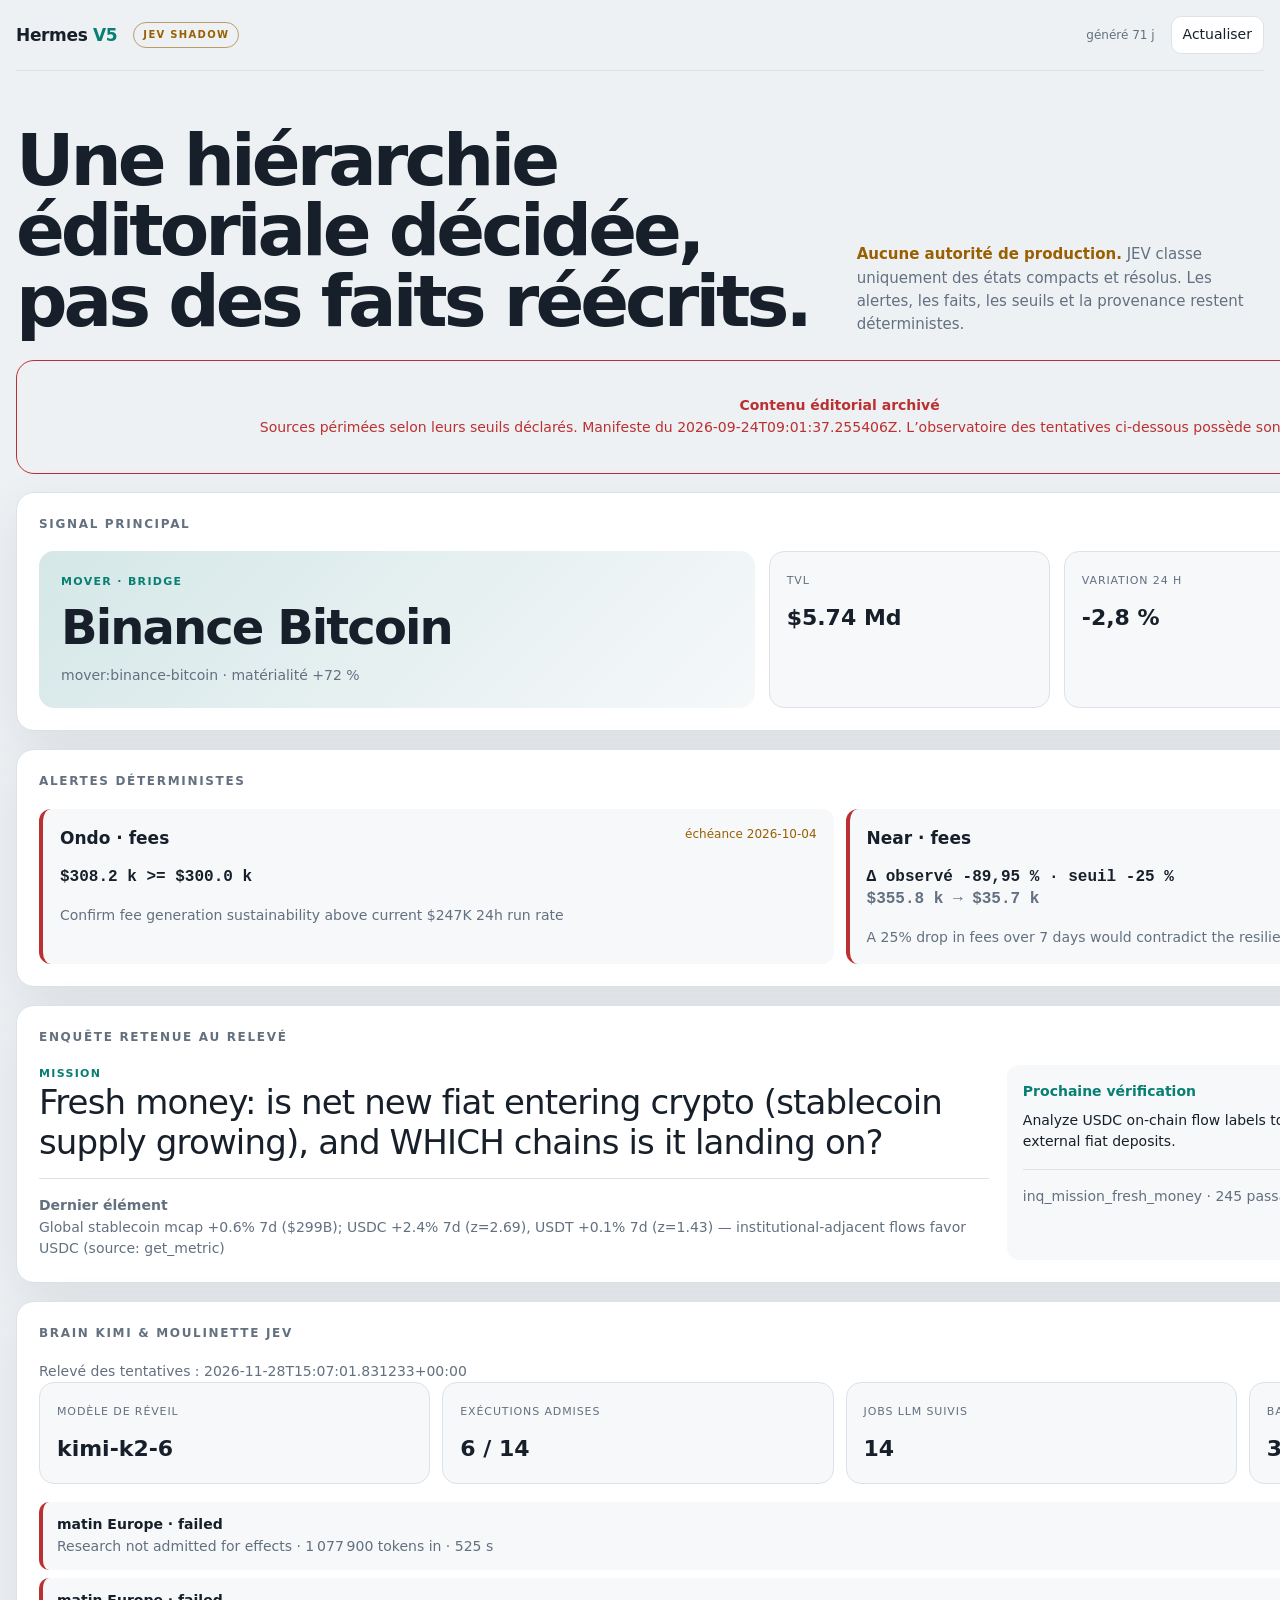
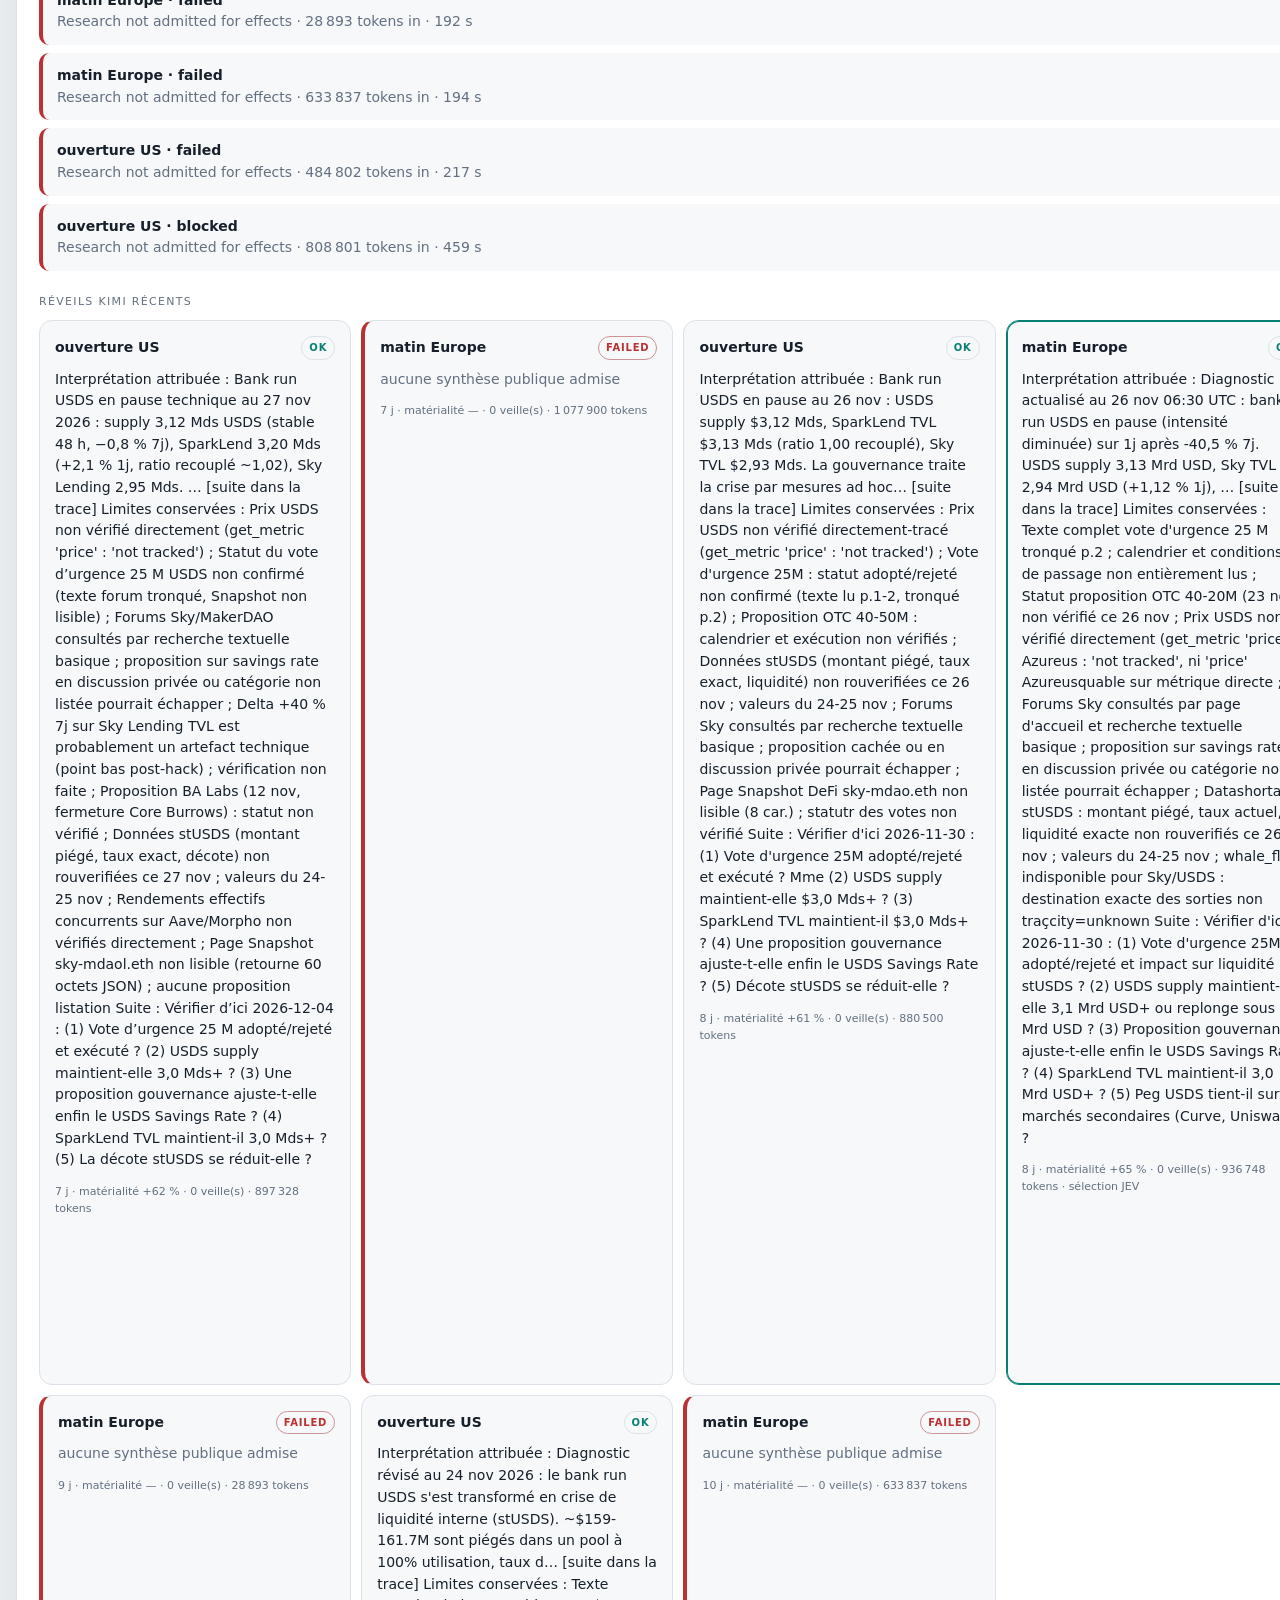
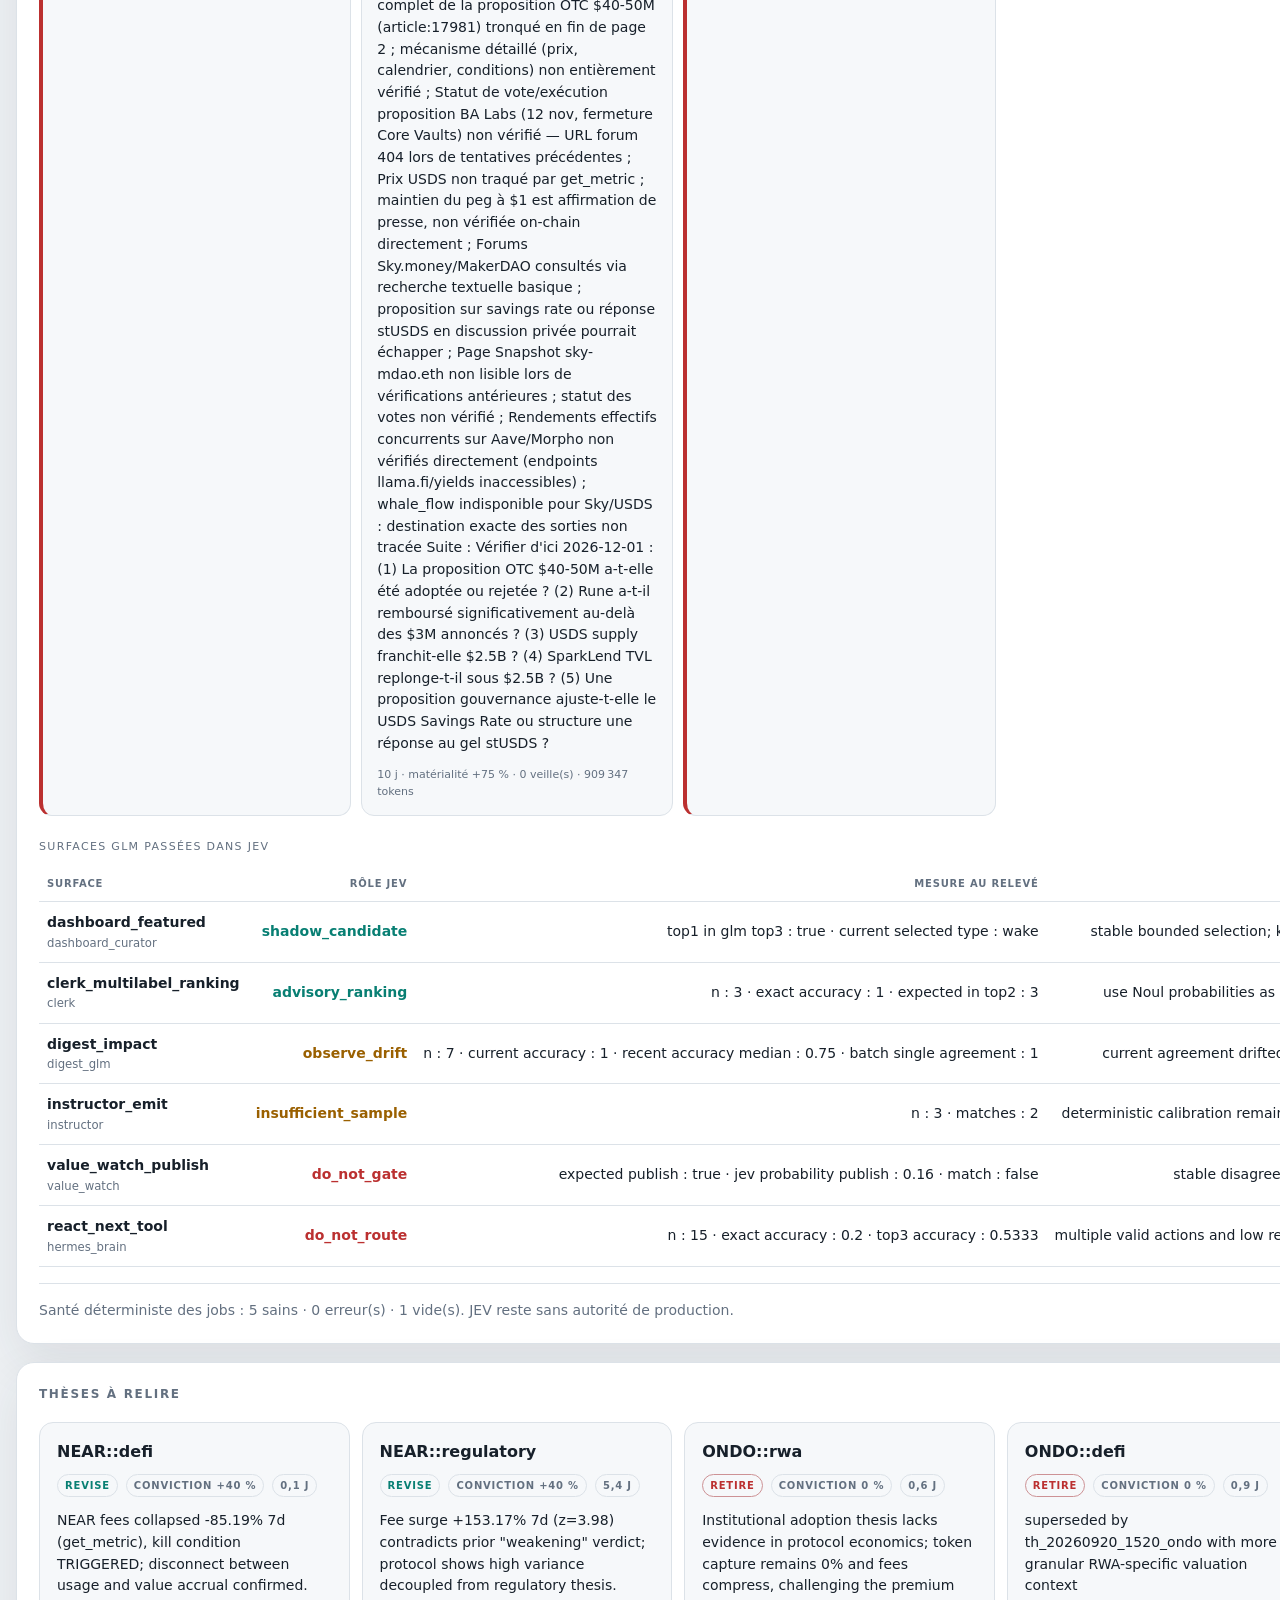
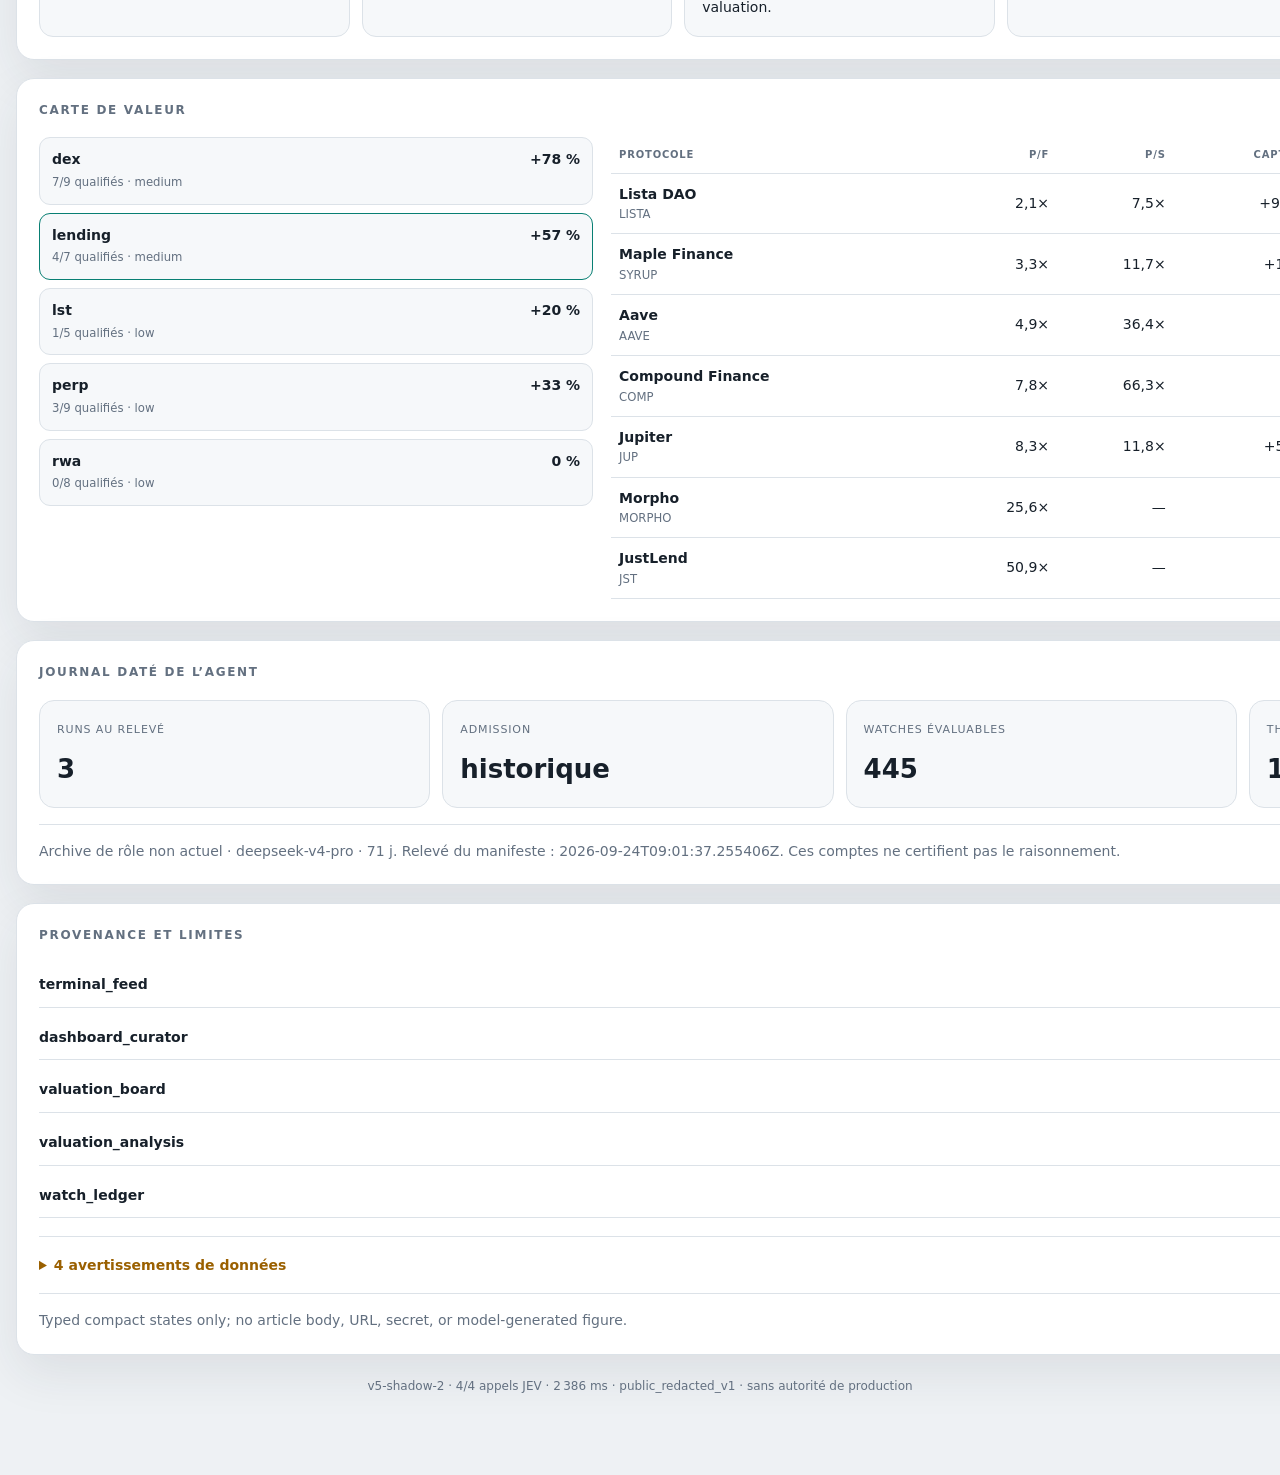
<file: v5-shadow.html>
<!doctype html>
<html lang="fr">
<head>
  <meta charset="utf-8">
  <meta name="viewport" content="width=device-width,initial-scale=1">
  <meta http-equiv="Content-Security-Policy" content="default-src 'self'; connect-src 'self'; img-src 'self' data:; style-src 'unsafe-inline'; script-src 'unsafe-inline'; base-uri 'none'; form-action 'none'">
  <meta name="color-scheme" content="dark light">
  <title>Hermes V5 · JEV shadow</title>
  <style>
    :root{--bg:#090b0f;--panel:#11151b;--panel2:#161c24;--line:#28313d;--ink:#f2f5f8;--muted:#8f9baa;--aqua:#68e0cf;--amber:#ffca68;--red:#ff7b7b;--radius:18px;--shadow:0 20px 60px rgba(0,0,0,.28)}
    @media(prefers-color-scheme:light){:root{--bg:#eef1f4;--panel:#fff;--panel2:#f6f8fa;--line:#dce2e8;--ink:#17202a;--muted:#637080;--aqua:#087f73;--amber:#9a6000;--red:#bb3030;--shadow:0 18px 50px rgba(35,46,58,.09)}}
    *{box-sizing:border-box}body{margin:0;background:var(--bg);color:var(--ink);font:14px/1.55 Inter,ui-sans-serif,system-ui,-apple-system,"Segoe UI",sans-serif}button{font:inherit}.shell{width:min(1260px,calc(100% - 32px));margin:0 auto 80px}
    .top{position:sticky;top:0;z-index:5;display:flex;align-items:center;gap:16px;padding:16px 0;background:color-mix(in srgb,var(--bg) 88%,transparent);backdrop-filter:blur(18px);border-bottom:1px solid var(--line)}
    .brand{font-weight:780;letter-spacing:-.02em;font-size:17px}.brand i{color:var(--aqua);font-style:normal}.shadow{padding:4px 9px;border:1px solid color-mix(in srgb,var(--amber) 54%,var(--line));color:var(--amber);border-radius:99px;font-size:10px;font-weight:850;letter-spacing:.13em}.spacer{flex:1}.asof{color:var(--muted);font-size:12px}.refresh{border:1px solid var(--line);background:var(--panel);color:var(--ink);border-radius:10px;padding:7px 11px;cursor:pointer}.refresh:hover{border-color:var(--aqua)}
    .intro{padding:54px 0 24px;display:grid;grid-template-columns:1.6fr .8fr;gap:26px;align-items:end}.intro h1{font-size:clamp(34px,6vw,72px);line-height:.98;letter-spacing:-.055em;margin:0;max-width:850px}.intro p{margin:0;color:var(--muted);font-size:15px}.rule{color:var(--amber);font-weight:700}
    .stack{display:grid;gap:18px}.section{background:var(--panel);border:1px solid var(--line);border-radius:var(--radius);padding:22px;box-shadow:var(--shadow)}.section-head{display:flex;align-items:baseline;justify-content:space-between;gap:12px;margin-bottom:18px}.section h2{font-size:12px;letter-spacing:.14em;text-transform:uppercase;margin:0;color:var(--muted)}.section-head small{color:var(--muted)}
    .hero{display:grid;grid-template-columns:1.4fr repeat(3,.55fr);gap:14px}.hero-main{min-height:150px;display:flex;flex-direction:column;justify-content:space-between;padding:22px;border-radius:15px;background:linear-gradient(135deg,color-mix(in srgb,var(--aqua) 14%,var(--panel2)),var(--panel2))}.hero-name{font-size:clamp(28px,4vw,48px);font-weight:800;letter-spacing:-.04em}.eyebrow{color:var(--aqua);font-weight:800;font-size:11px;text-transform:uppercase;letter-spacing:.12em}.metric{padding:17px;border:1px solid var(--line);border-radius:15px;background:var(--panel2)}.metric b{display:block;font-size:22px;margin-top:10px}.metric span{color:var(--muted);font-size:11px;text-transform:uppercase;letter-spacing:.08em}
    .alerts{display:grid;grid-template-columns:repeat(auto-fit,minmax(300px,1fr));gap:12px}.alert{border-left:4px solid var(--red);padding:16px 17px;background:var(--panel2);border-radius:12px}.alert-top{display:flex;justify-content:space-between;gap:8px}.alert h3{margin:0;font-size:17px}.deadline{color:var(--amber);font-size:12px}.equation{font:700 16px/1.35 ui-monospace,SFMono-Regular,Consolas,monospace;margin:16px 0}.note{color:var(--muted)}
    .investigation{display:grid;grid-template-columns:1.2fr .8fr;gap:18px}.question{font-size:clamp(22px,3vw,34px);line-height:1.18;letter-spacing:-.025em;margin:0}.probe{padding:16px;background:var(--panel2);border-radius:12px}.probe b{display:block;color:var(--aqua);margin-bottom:7px}.evidence{margin-top:16px;padding-top:16px;border-top:1px solid var(--line);color:var(--muted)}
    .cards{display:grid;grid-template-columns:repeat(auto-fit,minmax(250px,1fr));gap:12px}.card{padding:17px;background:var(--panel2);border:1px solid var(--line);border-radius:14px}.card h3{margin:0 0 9px;font-size:16px}.meta{display:flex;gap:8px;flex-wrap:wrap;margin-bottom:13px}.chip{font-size:10px;font-weight:800;letter-spacing:.08em;text-transform:uppercase;padding:3px 7px;border:1px solid var(--line);border-radius:99px;color:var(--muted)}.chip.hot{color:var(--red);border-color:color-mix(in srgb,var(--red) 45%,var(--line))}.chip.good{color:var(--aqua)}
    .sector-grid{display:grid;grid-template-columns:.7fr 1.3fr;gap:18px}.sectors{display:grid;gap:8px;align-content:start}.sector{width:100%;text-align:left;border:1px solid var(--line);background:var(--panel2);color:var(--ink);border-radius:11px;padding:11px 12px}.sector.on{border-color:var(--aqua)}.sector b{display:flex;justify-content:space-between}.sector small{color:var(--muted)}table{width:100%;border-collapse:collapse}th,td{text-align:right;padding:10px 8px;border-bottom:1px solid var(--line);white-space:nowrap}th:first-child,td:first-child{text-align:left}th{font-size:10px;text-transform:uppercase;letter-spacing:.08em;color:var(--muted)}td small{display:block;color:var(--muted)}.table-wrap{overflow:auto}
    .record{display:grid;grid-template-columns:repeat(4,1fr);gap:12px}.record .metric b{font-size:26px}.warnings{margin-top:18px;padding-top:18px;border-top:1px solid var(--line)}.warnings summary{cursor:pointer;color:var(--amber);font-weight:700}.warnings ul{color:var(--muted);padding-left:20px}.sources{display:grid;gap:8px}.source{display:grid;grid-template-columns:1fr auto auto;gap:12px;align-items:center;padding:11px 0;border-bottom:1px solid var(--line)}.ok{color:var(--aqua)}.bad{color:var(--red)}
    .agent-summary{display:grid;grid-template-columns:repeat(4,1fr);gap:12px;margin-bottom:18px}.wake-grid{display:grid;grid-template-columns:repeat(auto-fit,minmax(280px,1fr));gap:10px}.wake{padding:15px;border:1px solid var(--line);border-radius:13px;background:var(--panel2)}.wake.selected{border-color:var(--aqua);box-shadow:inset 0 0 0 1px var(--aqua)}.wake.failed{border-left:4px solid var(--red)}.wake-head{display:flex;justify-content:space-between;gap:10px;align-items:center;margin-bottom:9px}.wake p{margin:0}.wake .stats{margin-top:12px;color:var(--muted);font-size:11px}.surface-role{font-weight:800}.surface-role[data-role="shadow_candidate"],.surface-role[data-role="advisory_ranking"]{color:var(--aqua)}.surface-role[data-role="do_not_gate"],.surface-role[data-role="do_not_route"]{color:var(--red)}.surface-role[data-role="observe_drift"],.surface-role[data-role="insufficient_sample"]{color:var(--amber)}.agent-alerts{display:grid;gap:8px;margin-bottom:18px}.agent-alert{border-left:4px solid var(--red);background:var(--panel2);padding:12px 14px;border-radius:10px}.subhead{font-size:11px;letter-spacing:.12em;text-transform:uppercase;color:var(--muted);margin:22px 0 10px}
    .empty,.failure{padding:34px;text-align:center;color:var(--muted)}.failure{border:1px solid var(--red);border-radius:var(--radius);color:var(--red)}footer{margin-top:22px;color:var(--muted);font-size:12px;text-align:center}
    @media(max-width:820px){.shell{width:min(100% - 20px,1260px)}.intro{grid-template-columns:1fr;padding-top:34px}.hero{grid-template-columns:1fr 1fr}.hero-main{grid-column:1/-1}.investigation,.sector-grid{grid-template-columns:1fr}.record,.agent-summary{grid-template-columns:1fr 1fr}.asof{display:none}.section{padding:16px}}
    @media(max-width:480px){.hero,.record{grid-template-columns:1fr}.top{gap:8px}.brand{font-size:15px}.intro h1{font-size:40px}.source{grid-template-columns:1fr auto}.source .age{display:none}}
  </style>
</head>
<body>
  <div class="shell">
    <header class="top"><div class="brand">Hermes <i>V5</i></div><span class="shadow">JEV SHADOW</span><div class="spacer"></div><span class="asof" id="asof">chargement…</span><button class="refresh" id="refresh" type="button">Actualiser</button></header>
    <section class="intro"><h1>Une hiérarchie éditoriale décidée, pas des faits réécrits.</h1><p><span class="rule">Aucune autorité de production.</span> JEV classe uniquement des états compacts et résolus. Les alertes, les faits, les seuils et la provenance restent déterministes.</p></section>
    <main class="stack" id="app" aria-live="polite"><div class="empty">Lecture du manifeste V5…</div></main>
    <footer id="foot">v5-shadow-2 · vue expérimentale isolée</footer>
  </div>
  <script>
  "use strict";
  const $=id=>document.getElementById(id);
  const esc=value=>String(value??"").replace(/[&<>"']/g,char=>({"&":"&amp;","<":"&lt;",">":"&gt;",'"':"&quot;","'":"&#39;"}[char]));
  const has=value=>value!==null&&value!==undefined&&value!=="";
  const num=(value,digits=1)=>has(value)&&Number.isFinite(Number(value))?Number(value).toLocaleString("fr-FR",{maximumFractionDigits:digits}):"—";
  const pct=(value,digits=1)=>has(value)?(Number(value)>0?"+":"")+num(value,digits)+" %":"—";
  const usd=value=>{if(!has(value)||!Number.isFinite(Number(value)))return "—";const n=Number(value),a=Math.abs(n);if(a>=1e9)return "$"+(n/1e9).toFixed(2)+" Md";if(a>=1e6)return "$"+(n/1e6).toFixed(1)+" M";if(a>=1e3)return "$"+(n/1e3).toFixed(1)+" k";return "$"+n.toFixed(0)};
  const ago=iso=>{const time=new Date(iso).getTime();if(!Number.isFinite(time))return "—";const min=Math.max(0,(Date.now()-time)/60000);return min<2?"à l’instant":min<60?Math.round(min)+" min":min<1440?Math.round(min/60)+" h":Math.round(min/1440)+" j"};
  const section=(id,title,body,detail="")=>'<section class="section" id="'+esc(id)+'"><div class="section-head"><h2>'+esc(title)+'</h2><small>'+esc(detail)+'</small></div>'+body+'</section>';
  const emphasis=value=>value?"priorité "+value:"";

  function renderHero(data){
    const hero=data.hero||{},item=hero.item||{};
    if(hero.mode!=="selected"||!item.canonical_id)return section("hero","Signal principal",'<div class="empty">Aucun candidat ne franchit le seuil de matérialité.</div>');
    const body='<div class="hero"><div class="hero-main"><div><div class="eyebrow">'+esc(item.kind||"signal")+" · "+esc(item.sector||"non classé")+'</div><div class="hero-name">'+esc(item.name||item.canonical_id)+'</div></div><div class="note">'+esc(item.canonical_id)+" · matérialité "+pct((hero.materiality_probability||0)*100,0)+'</div></div><div class="metric"><span>TVL</span><b>'+usd(item.tvl_usd)+'</b></div><div class="metric"><span>variation 24 h</span><b>'+pct(item.change_1d_pct)+'</b></div><div class="metric"><span>variation 7 j</span><b>'+pct(item.change_7d_pct)+"</b></div></div>";
    return section("hero","Signal principal",body,"seuil auto "+pct((hero.policy?.auto_threshold||0)*100,0));
  }

  function alertEquation(comparison){
    if(comparison?.type==="delta_pct")return "Δ observé "+pct(comparison.observed_delta_pct,2)+" · seuil "+pct(comparison.threshold_pct,1)+'<br><span class="note">'+usd(comparison.baseline_value)+" → "+usd(comparison.current_metric_value)+"</span>";
    return usd(comparison?.current_value)+" "+esc(comparison?.operator||"")+" "+usd(comparison?.threshold_value);
  }
  function renderAlerts(data){
    const block=data.deterministic_alerts||{},items=Array.isArray(block.items)?block.items:[];
    const cards=items.map(item=>'<article class="alert"><div class="alert-top"><h3>'+esc(item.entity)+" · "+esc(item.metric)+'</h3><span class="deadline">échéance '+esc(item.deadline||"—")+'</span></div><div class="equation">'+alertEquation(item.comparison)+'</div><div class="note">'+esc(item.why||"")+"</div></article>").join("");
    return section("deterministic_alerts","Alertes déterministes",items.length?'<div class="alerts">'+cards+"</div>":'<div class="empty">Aucun seuil déterministe franchi.</div>',items.length+" must-show");
  }

  function renderInvestigation(data){
    const block=data.investigation||{},episode=block.episode||{};
    if(block.display===false||!episode.canonical_id)return section("investigation","Enquête",'<div class="empty">Aucune enquête retenue.</div>');
    const body='<div class="investigation"><div><div class="eyebrow">'+esc(episode.priority||"priorité")+'</div><p class="question">'+esc(episode.question||"Question absente")+'</p><div class="evidence"><b>Dernier élément</b><br>'+esc(episode.fresh_evidence?.note||"Aucune preuve fraîche")+'</div></div><div class="probe"><b>Prochaine vérification</b>'+esc(episode.next_probe||"Non définie")+'<div class="evidence">'+esc(episode.canonical_id)+" · "+num(episode.touches,0)+" passages · touchée "+ago(episode.last_touched)+"</div></div></div>";
    return section("investigation","Enquête retenue au relevé",body,emphasis(block.emphasis)+" · p "+pct((block.include_probability||0)*100,0));
  }

  function renderTheses(data){
    const block=data.theses||{},items=Array.isArray(block.items)?block.items.slice(0,6):[];
    const cards=items.map(item=>'<article class="card"><h3>'+esc(item.canonical_id)+'</h3><div class="meta"><span class="chip '+(item.verdict==="retire"?"hot":"good")+'">'+esc(item.verdict||"?")+'</span><span class="chip">conviction '+pct((item.conviction||0)*100,0)+'</span><span class="chip">'+num(item.age_d,1)+' j</span></div><div>'+esc(item.trigger||"Aucun déclencheur")+"</div></article>").join("");
    return section("theses","Thèses à relire",items.length?'<div class="cards">'+cards+"</div>":'<div class="empty">Aucune thèse retenue.</div>',emphasis(block.emphasis)+" · "+items.length+"/"+num(block.candidate_count,0));
  }

  function protocolTable(sector){
    const rows=(sector?.protocols||[]).slice(0,8).map(protocol=>"<tr><td><b>"+esc(protocol.name||protocol.canonical_id)+"</b><small>"+esc(protocol.symbol||"")+"</small></td><td>"+(has(protocol.pf)?num(protocol.pf,1)+"×":"—")+"</td><td>"+(has(protocol.ps)?num(protocol.ps,1)+"×":"—")+"</td><td>"+pct(protocol.capture_pct,1)+"</td><td>"+pct(protocol.base_change_7d_pct,1)+'</td><td class="'+(protocol.quality_pass?"ok":"bad")+'">'+(protocol.quality_pass?"qualifié":"incomplet")+"</td></tr>").join("");
    return '<div class="table-wrap"><table><thead><tr><th>Protocole</th><th>P/F</th><th>P/S</th><th>capture</th><th>base 7 j</th><th>qualité</th></tr></thead><tbody>'+(rows||'<tr><td colspan="6">aucun protocole</td></tr>')+"</tbody></table></div>";
  }
  function renderValueMap(data){
    const block=data.value_map||{},sectors=Array.isArray(block.sectors)?block.sectors:[];
    if(!sectors.length)return section("value_map","Carte de valeur",'<div class="empty">Aucun secteur disponible.</div>');
    const chosen=sectors.find(item=>item.canonical_id===block.featured_sector_id)||sectors[0];
    const buttons=sectors.map(item=>'<button class="sector '+(item.canonical_id===chosen.canonical_id?"on":"")+'" type="button" data-sector="'+esc(item.canonical_id)+'"><b><span>'+esc(item.sector)+"</span><span>"+pct(item.reliability_score*100,0)+"</span></b><small>"+num(item.quality_count,0)+"/"+num(item.protocol_count,0)+" qualifiés · "+esc(item.reliability_band)+"</small></button>").join("");
    return section("value_map","Carte de valeur",'<div class="sector-grid"><div class="sectors" id="sector-buttons">'+buttons+'</div><div id="sector-table">'+protocolTable(chosen)+"</div></div>",emphasis(block.emphasis)+" · aucun signal directionnel");
  }

  function renderAgentRecord(data){
    const record=data.agent_record||{},last=record.last_run||{},watch=record.watches||{},theses=record.theses||{};
    const primary=last.role==="primary_research";
    const body='<div class="record"><div class="metric"><span>runs au relevé</span><b>'+num(record.runs_today,0)+'</b></div><div class="metric"><span>admission</span><b>'+esc(primary?(last.admission||"inconnue"):"historique")+'</b></div><div class="metric"><span>watches évaluables</span><b>'+num(watch.evaluable,0)+'</b></div><div class="metric"><span>thèses dormantes</span><b>'+num(theses.dormant,0)+'</b></div></div><div class="evidence">'+(primary?"Recherche principale":"Archive de rôle non actuel")+' · '+esc(last.model||"modèle inconnu")+' · '+ago(last.ts)+'. Relevé du manifeste : '+esc(data.generated_at||"date inconnue")+'. Ces comptes ne certifient pas le raisonnement.</div>';
    return section("agent_record","Journal daté de l’agent",body,"source déterministe · historique conservé");
  }

  function evidenceText(evidence){
    if(!evidence||typeof evidence!=="object")return "—";
    return Object.entries(evidence).map(([key,value])=>key.replaceAll("_"," ")+" : "+(value===null||value===undefined?"—":String(value))).join(" · ");
  }
  function renderAgentObservatory(data){
    const kimi=data?.kimi_wakes||{},jobs=data?.glm_jobs||{},selection=kimi.selection||{};
    const wakes=Array.isArray(kimi.items)?kimi.items.slice(0,8):[];
    const alerts=Array.isArray(kimi.mandatory_alerts)?kimi.mandatory_alerts:[];
    const health=kimi.health_counts||{},jobHealth=jobs.health_counts||{};
    const summary='<div class="note">Relevé des tentatives : '+esc(data.generated_at||"date inconnue")+'</div><div class="agent-summary"><div class="metric"><span>modèle de réveil</span><b>'+esc(kimi.model||"—")+'</b></div><div class="metric"><span>exécutions admises</span><b>'+num(health.ok||0,0)+' / '+num(kimi.recent_count||0,0)+'</b></div><div class="metric"><span>jobs LLM suivis</span><b>'+num(jobs.job_count||0,0)+'</b></div><div class="metric"><span>batterie JEV</span><b>'+num(jobs.latest_battery?.ok||0,0)+' / '+num(jobs.latest_battery?.calls||0,0)+'</b></div></div>';
    const alertHtml=alerts.length?'<div class="agent-alerts">'+alerts.slice(0,5).map(item=>'<div class="agent-alert"><b>'+esc(item.label||"réveil Kimi")+' · '+esc(item.health||item.status)+'</b><div class="note">'+esc(item.reason||"échec sans sortie consommable")+' · '+num(item.tokens_in,0)+' tokens in · '+num(item.wall_s,0)+' s</div></div>').join("")+'</div>':"";
    const wakeHtml=wakes.map(item=>{const selected=item.result_id&&selection.selected_result_id?item.result_id===selection.selected_result_id:item.ts===selection.selected_ts;const failed=["failed","stale_incomplete","blocked","pending_reconciliation","unreadable"].includes(item.health);return '<article class="wake '+(selected?"selected ":"")+(failed?"failed":"")+'"><div class="wake-head"><b>'+esc(item.label||"réveil")+'</b><span class="chip '+(item.health==="ok"?"good":failed?"hot":"")+'">'+esc(item.health||item.status)+'</span></div><p>'+(item.summary?esc(item.summary):'<span class="note">aucune synthèse publique admise</span>')+'</p><div class="stats">'+ago(item.ts)+' · matérialité '+(has(item.jev_materiality)?pct(item.jev_materiality*100,0):"—")+' · '+num(item.watch_count,0)+' veille(s) · '+num(item.tokens_in,0)+' tokens'+(selected?" · sélection JEV":"")+'</div></article>'}).join("");
    const surfaces=Array.isArray(jobs.jev_surfaces)?jobs.jev_surfaces:[];
    const surfaceRows=surfaces.map(item=>'<tr><td><b>'+esc(item.surface)+'</b><small>'+esc(item.job)+'</small></td><td><span class="surface-role" data-role="'+esc(item.jev_role)+'">'+esc(item.jev_role)+'</span></td><td>'+esc(evidenceText(item.evidence))+'</td><td>'+esc(item.reason||"")+'</td></tr>').join("");
    const body=summary+alertHtml+'<div class="subhead">Réveils Kimi récents</div><div class="wake-grid">'+(wakeHtml||'<div class="empty">aucun réveil</div>')+'</div><div class="subhead">Surfaces GLM passées dans JEV</div><div class="table-wrap"><table><thead><tr><th>Surface</th><th>Rôle JEV</th><th>Mesure au relevé</th><th>Décision de câblage</th></tr></thead><tbody>'+surfaceRows+'</tbody></table></div><div class="evidence">Santé déterministe des jobs : '+num(jobHealth.healthy||0,0)+' sains · '+num(jobHealth.error||0,0)+' erreur(s) · '+num(jobHealth.empty||0,0)+' vide(s). JEV reste sans autorité de production.</div>';
    return section("agent_observatory","Brain Kimi & moulinette JEV",body,"sélection shadow · échecs toujours visibles");
  }

  function renderProvenance(data){
    const provenance=data.provenance||{},sources=Array.isArray(provenance.sources)?provenance.sources:[],warnings=Array.isArray(data.data_warnings)?data.data_warnings:[];
    const rows=sources.map(source=>{const fresh=sourceState(source);return '<div class="source"><div><b>'+esc(source.id)+'</b>'+(source.path?'<div class="note">'+esc(source.path)+"</div>":"")+'</div><span class="age">'+esc(fresh.age)+'</span><span class="'+(fresh.valid?"ok":"bad")+'">'+esc(fresh.state)+"</span></div>";}).join("");
    const list=warnings.map(item=>"<li>"+esc(item)+"</li>").join("")||"<li>aucun</li>";
    const body='<div class="sources">'+(rows||'<div class="empty">Aucune source déclarée.</div>')+'</div><details class="warnings"><summary>'+warnings.length+" avertissement"+(warnings.length===1?"":"s")+' de données</summary><ul>'+list+'</ul></details><div class="evidence">'+esc(provenance.input_contract||"")+"</div>";
    return section("provenance","Provenance et limites",body,data.publication?.profile?"projection publique expurgée":"trace séparée · "+esc(provenance.audit_trace||"non déclarée"));
  }

  function sourceState(source){
    const minutes=(Date.now()-Date.parse(source.as_of))/60000;
    if(!Number.isFinite(minutes)||minutes<0)return{age:"date inconnue",state:"couverture inconnue",valid:false};
    const within=source.max_age_min==null?null:minutes<=source.max_age_min;
    return{age:ago(source.as_of),state:within===false?"périmée":within===null?"couverture inconnue":source.valid?"valide":"invalide",valid:within===true&&source.valid===true};
  }

  const renderers={hero:renderHero,deterministic_alerts:renderAlerts,investigation:renderInvestigation,theses:renderTheses,value_map:renderValueMap,agent_record:renderAgentRecord,provenance:renderProvenance};
  let current=null,currentAgent=null;
  function validate(data){
    if(!data||data.schema_version!=="v5-shadow-2")throw new Error("schéma inattendu: "+(data?.schema_version??"absent"));
    if(data.mode!=="shadow_only_no_production_authority")throw new Error("le manifeste n’est pas en mode shadow");
    ["deterministic_alerts","agent_record","provenance"].forEach(key=>{if(!data.layout?.section_order?.includes(key))throw new Error("section obligatoire absente: "+key)});
  }
  function wireSectors(data){
    const sectors=data.value_map?.sectors||[];
    $("sector-buttons")?.addEventListener("click",event=>{const button=event.target.closest("[data-sector]");if(!button)return;const chosen=sectors.find(item=>item.canonical_id===button.dataset.sector);if(!chosen)return;document.querySelectorAll("[data-sector]").forEach(item=>item.classList.toggle("on",item===button));$("sector-table").innerHTML=protocolTable(chosen)});
  }
  function boot(data,agentData){
    validate(data);current=data;currentAgent=agentData||null;
    const declared=data.layout.section_order.filter((item,index,array)=>renderers[item]&&array.indexOf(item)===index);
    ["deterministic_alerts","agent_record","provenance"].forEach(key=>{if(!declared.includes(key))declared.push(key)});
    const rendered=declared.map(key=>({key,html:renderers[key](data)}));
    if(currentAgent?.schema_version==="jev-agent-shadow-1"){
      const index=Math.max(0,rendered.findIndex(item=>item.key==="investigation")+1);
      rendered.splice(index,0,{key:"agent_observatory",html:renderAgentObservatory(currentAgent)});
    }
    const archived=(data.provenance?.sources||[]).some(source=>sourceState(source).state==="périmée");
    const note=archived?'<div class="failure"><b>Contenu éditorial archivé</b><br>Sources périmées selon leurs seuils déclarés. Manifeste du '+esc(data.generated_at)+'. L’observatoire des tentatives ci-dessous possède son propre relevé daté.</div>':"";
    $("app").innerHTML=note+rendered.map(item=>item.html).join("");
    $("asof").textContent="généré "+ago(data.generated_at);
    const summary=data.decision_summary||{};
    $("foot").textContent=data.schema_version+" · "+(summary.calls_ok??0)+"/"+(summary.calls??0)+" appels JEV · "+num(summary.latency_ms_total,0)+" ms · "+(data.publication?.profile||"shadow privé")+" · sans autorité de production";
    wireSectors(data);
  }
  async function load(){
    $("refresh").disabled=true;
    try{const stamp=Date.now();const response=await fetch("v5-content-shadow.json?t="+stamp,{cache:"no-store"});if(!response.ok)throw new Error("HTTP "+response.status);const agentResponse=await fetch("v5-agent-shadow.json?t="+stamp,{cache:"no-store"}).catch(()=>null);const agentData=agentResponse?.ok?await agentResponse.json():null;boot(await response.json(),agentData)}
    catch(error){if(!current)$("app").innerHTML='<div class="failure"><b>Manifeste shadow indisponible</b><br>'+esc(error.message)+"</div>";console.error(error)}
    finally{$("refresh").disabled=false}
  }
  $("refresh").addEventListener("click",load);load();setInterval(()=>{if(!document.hidden)load()},5*60*1000);
  </script>
</body>
</html>
</file>
